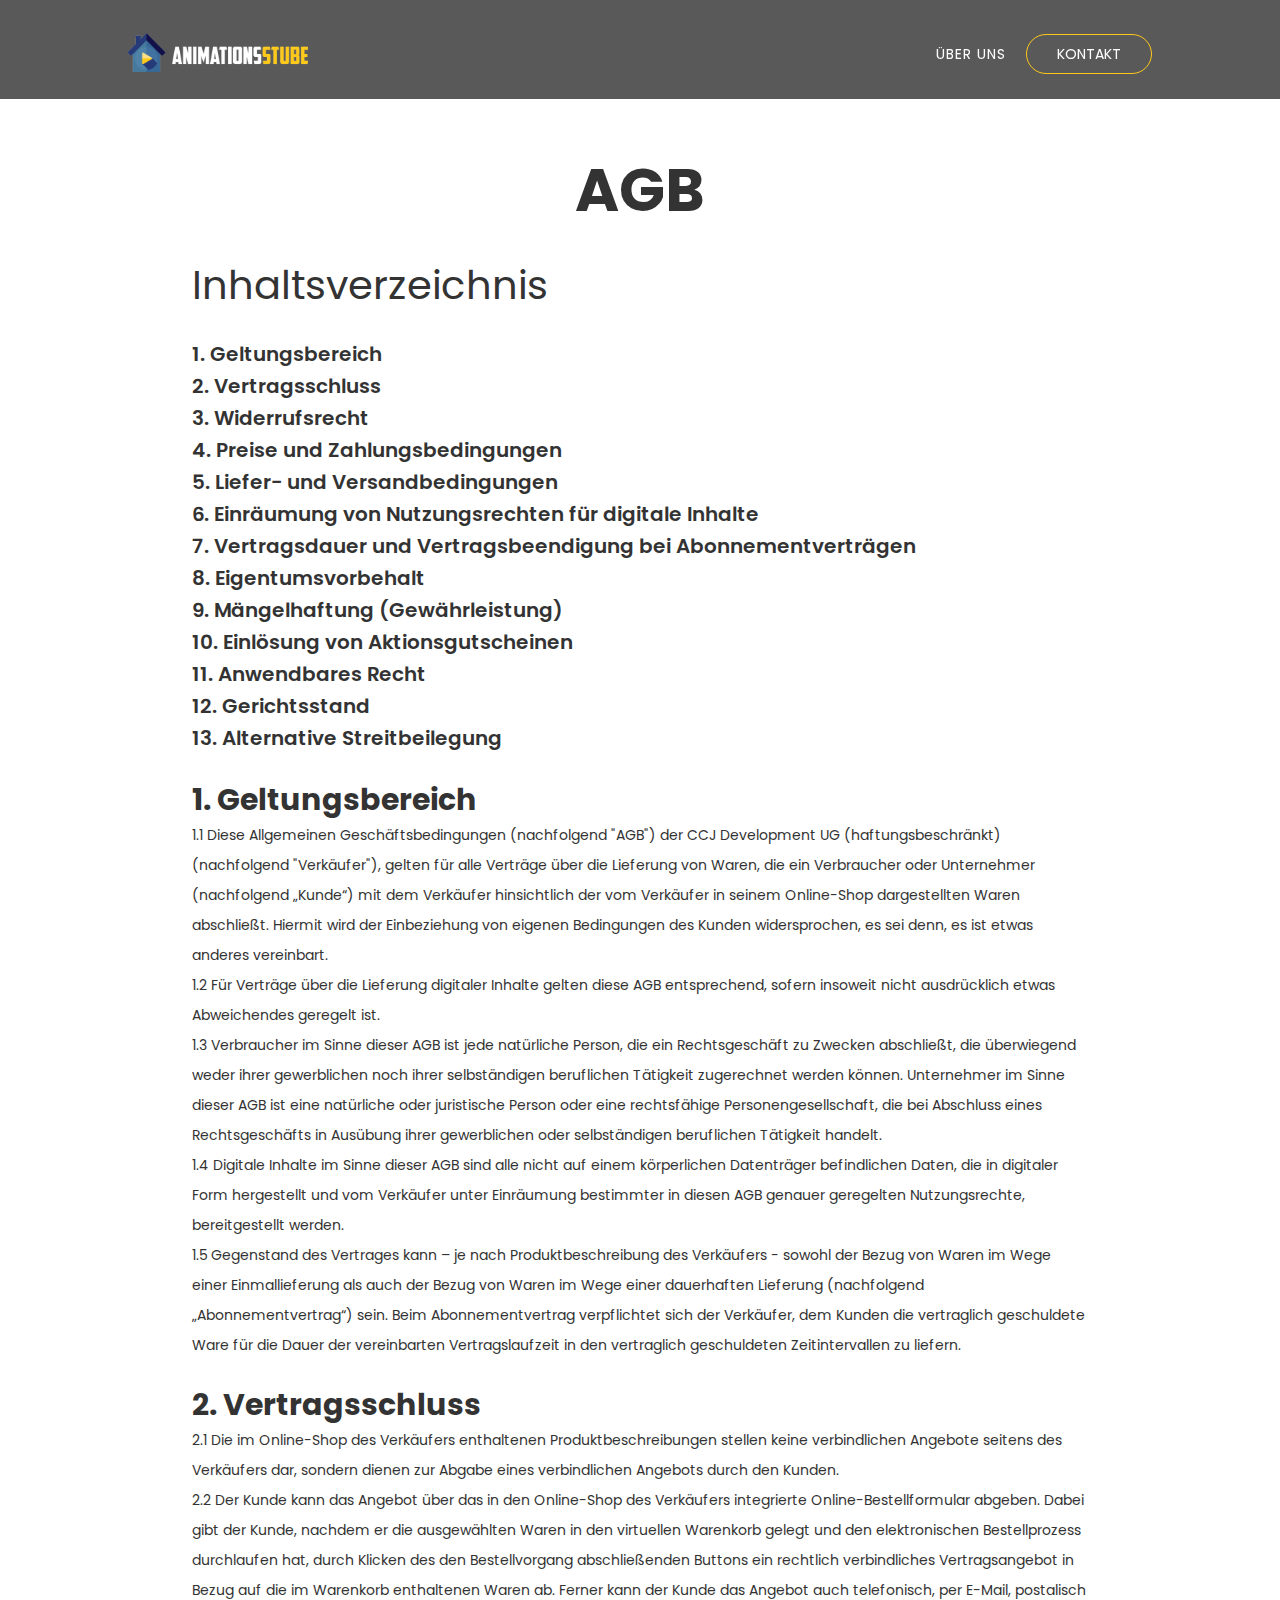
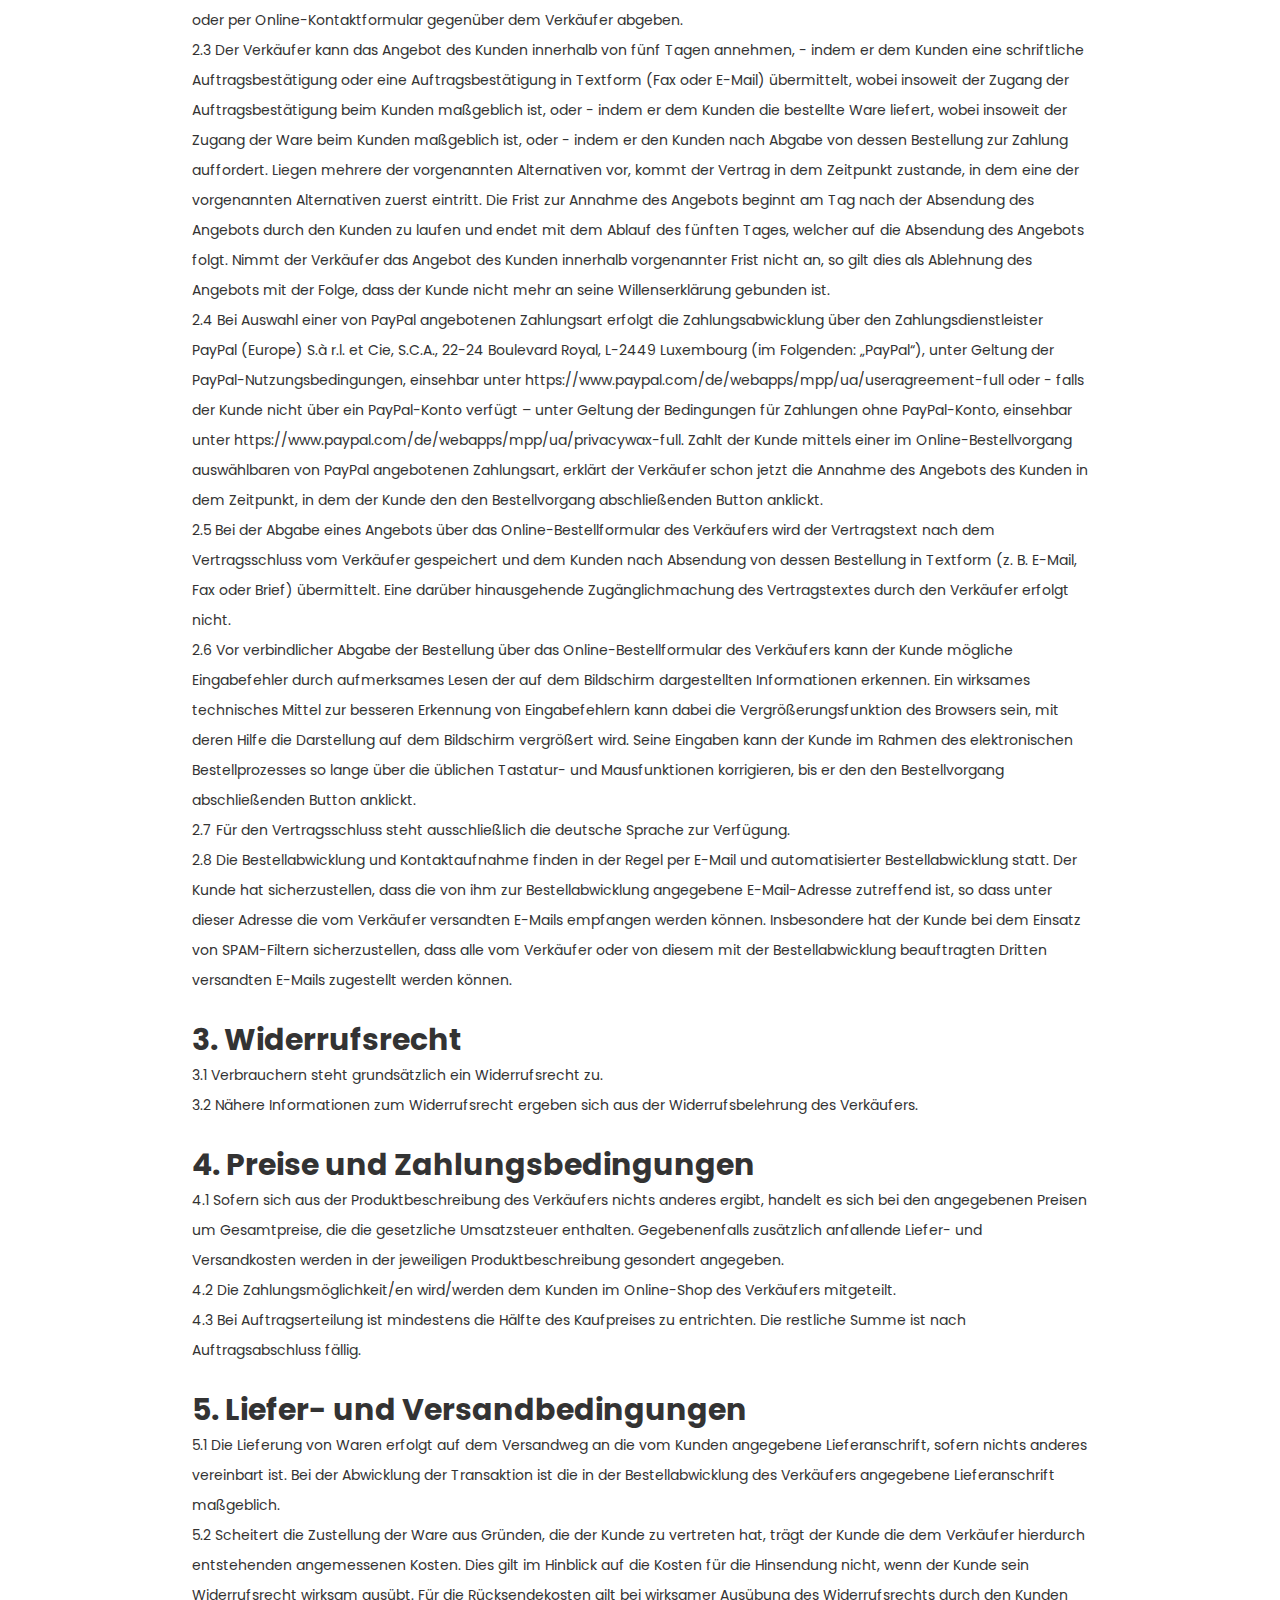
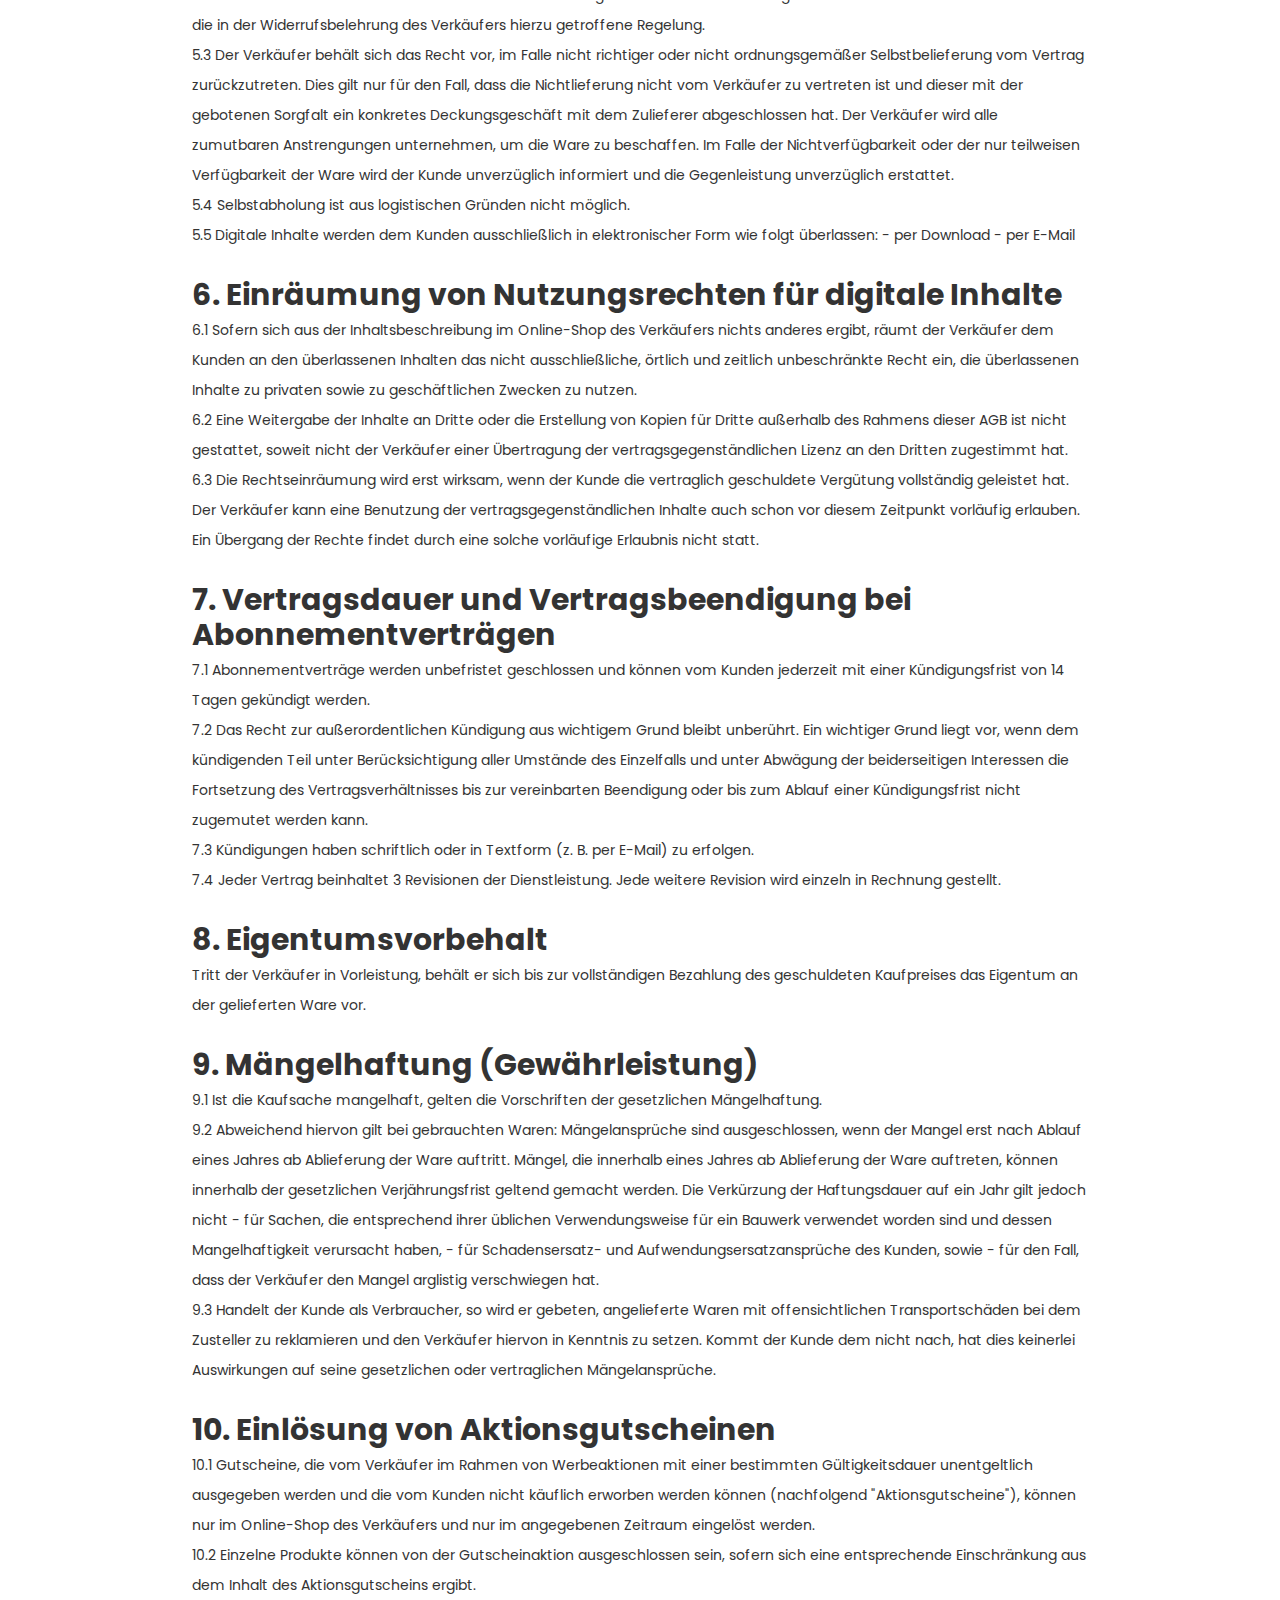
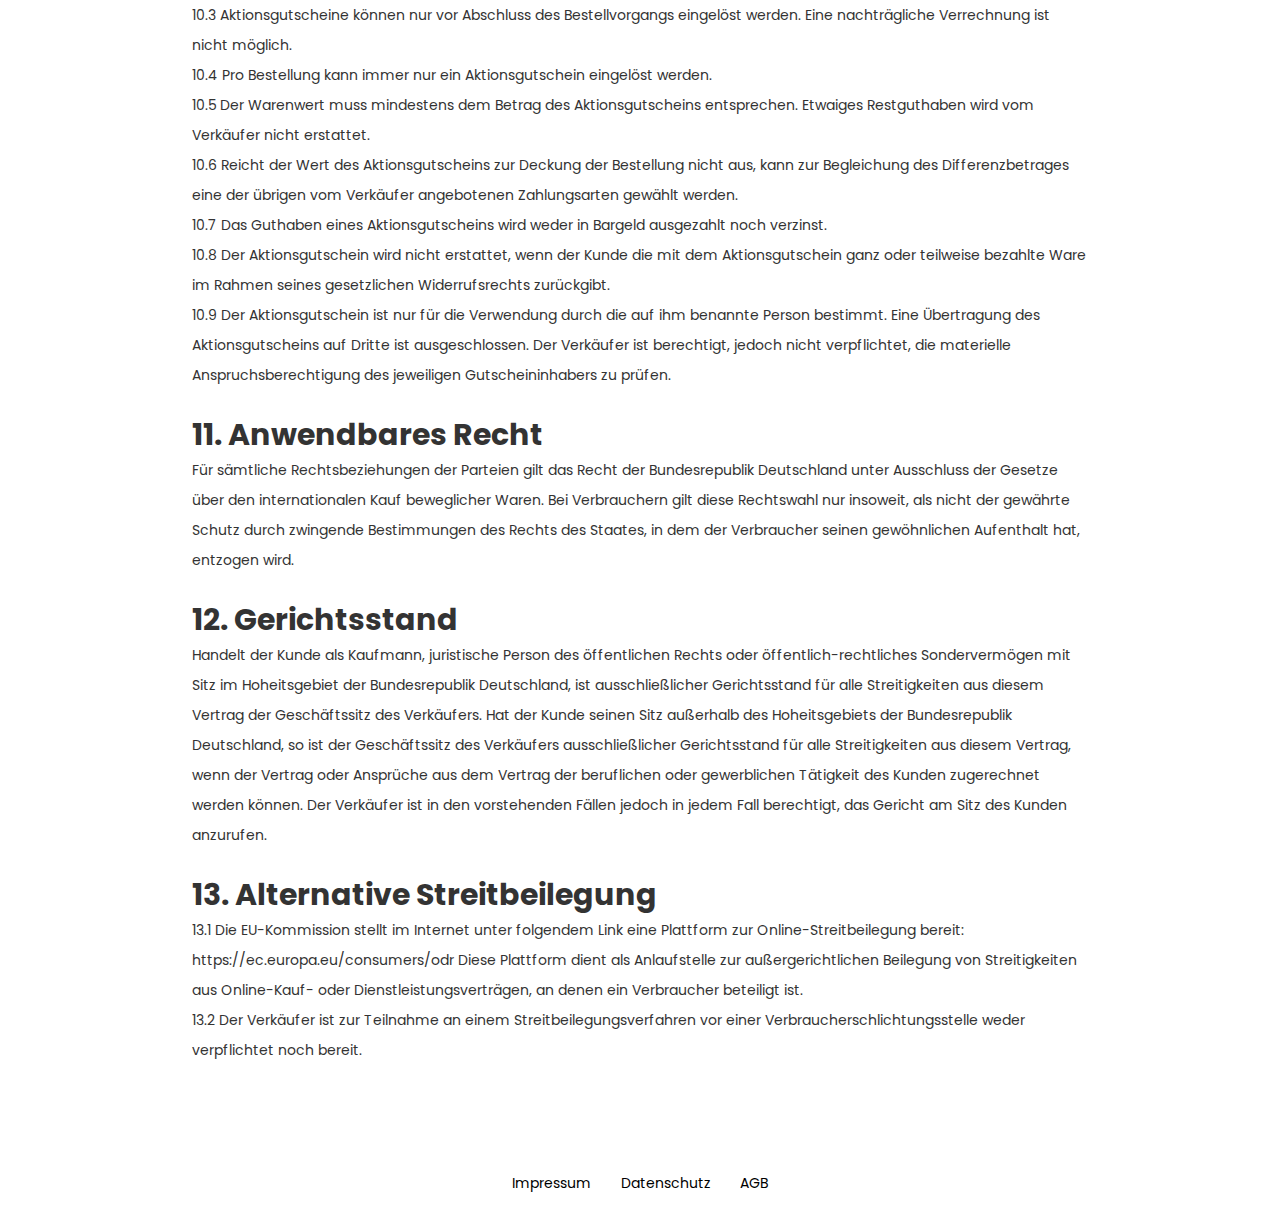
<file: agb.html>
<!DOCTYPE html><!-- Last Published: Sat Oct 19 2024 08:48:31 GMT+0000 (Coordinated Universal Time) --><html data-wf-page="63f3e0c3c741389c89287f76" data-wf-site="61b9de5a031caf57040faf23" lang="de">
    <head><meta charset="utf-8"/><title>AGB</title><meta content="AGB" property="og:title"/><meta content="AGB" property="twitter:title"/><meta content="width=device-width, initial-scale=1" name="viewport"/><link href="css/webflow-style.css" rel="stylesheet" type="text/css"/><script type="text/javascript">
            !function (o, c) {
                var n = c.documentElement,
                    t = " w-mod-";
                n.className += t + "js",
                ("ontouchstart" in o || o.DocumentTouch && c instanceof DocumentTouch) && (n.className += t + "touch")
            }(window, document);
        </script><link href="images/favicon.png" rel="shortcut icon" type="image/x-icon"/><link href="images/app-icon.png" rel="apple-touch-icon"/><script async="" src="https://www.googletagmanager.com/gtag/js?id=G-GG5GEN0HX6"></script>
        <script type="text/javascript">
            window.dataLayer = window.dataLayer || [];
            function gtag() {
                dataLayer.push(arguments);
            }
            gtag('js', new Date());
            gtag('config', 'G-GG5GEN0HX6', {'anonymize_ip': true});
        </script>
        <script src="https://www.google.com/recaptcha/api.js" type="text/javascript"></script>
        <script type="text/javascript" charset="UTF-8" src="//cdn.cookie-script.com/s/c755b3f298eec5122762030df98b727e.js"></script>

        <!-- Google Tag Manager -->
        <script type="text/plain" data-cookiescript="accepted" data-cookiecategory="targeting">(function(w,d,s,l,i){w[l]=w[l]||[];w[l].push({'gtm.start':
            new Date().getTime(),event:'gtm.js'});var f=d.getElementsByTagName(s)[0],
            j=d.createElement(s),dl=l!='dataLayer'?'&l='+l:'';j.async=true;j.src=
            'https://www.googletagmanager.com/gtm.js?id='+i+dl;f.parentNode.insertBefore(j,f);
            })(window,document,'script','dataLayer','GTM-M9HQC9SW');</script>
        <!-- End Google Tag Manager -->
    </head>
    <body>
        <div data-animation="default" data-collapse="medium" data-duration="400" data-easing="ease" data-easing2="ease" role="banner" class="navbar sub w-nav">
            <div class="section">
                <a href="/" class="brand w-nav-brand"><img src="images/logo-2bfont-wei-c3-9f--1.png" loading="lazy" width="180" sizes="(max-width: 479px) 61vw, 180px" alt="" srcset="images/logo-2bfont-wei-c3-9f-p-500-1.png 500w, images/logo-2bfont-wei-c3-9f-p-800-1.png 800w, images/logo-2bfont-wei-c3-9f-p-1080-1.png 1080w, images/logo-2bfont-wei-c3-9f-p-1600-1.png 1600w, images/logo-2bfont-wei-c3-9f-p-2000-1.png 2000w, images/logo-2bfont-wei-c3-9f-p-2600-1.png 2600w, images/logo-2bfont-wei-c3-9f-p-3200-1.png 3200w, images/logo-2bfont-wei-c3-9f--1.png 6332w" class="image-6"/></a>
                <nav role="navigation" class="nav-menu w-nav-menu">
                    <a href="/uber-uns.html" class="link w-nav-link">Über Uns</a>
                    <a href="/kontakt.html" class="button-2 w-button">Kontakt</a>
                </nav>
                <div class="menu-button w-nav-button">
                    <div class="icon w-icon-nav-menu"></div>
                </div>
            </div>
        </div>
        <div class="rechtliches">
            <h1 class="legal-heading">AGB</h1>
            <div class="legal-text">
                <span class="text-span-6">Inhaltsverzeichnis<br/></span>‍<br/><span class="text-span-7">1. Geltungsbereich<br/>2. Vertragsschluss<br/>3. Widerrufsrecht<br/>4. Preise und Zahlungsbedingungen<br/>5. Liefer- und Versandbedingungen<br/>6. Einräumung von Nutzungsrechten für digitale Inhalte<br/>7. Vertragsdauer und Vertragsbeendigung bei Abonnementverträgen<br/>8. Eigentumsvorbehalt<br/>9. Mängelhaftung (Gewährleistung)<br/>10. Einlösung von Aktionsgutscheinen<br/>11. Anwendbares Recht<br/>12. Gerichtsstand<br/>13. Alternative Streitbeilegung</span><br/><br/><span class="agb-subhead">1. Geltungsbereich</span><br/>1.1 Diese Allgemeinen Geschäftsbedingungen (nachfolgend &quot;AGB&quot;) der CCJ Development UG (haftungsbeschränkt) (nachfolgend &quot;Verkäufer&quot;), gelten für alle Verträge über die Lieferung von Waren, die ein Verbraucher oder Unternehmer (nachfolgend „Kunde“) mit dem Verkäufer hinsichtlich der vom Verkäufer in seinem Online-Shop dargestellten Waren abschließt. Hiermit wird der Einbeziehung von eigenen Bedingungen des Kunden widersprochen, es sei denn, es ist etwas anderes vereinbart.<br/>1.2 Für Verträge über die Lieferung digitaler Inhalte gelten diese AGB entsprechend, sofern insoweit nicht ausdrücklich etwas Abweichendes geregelt ist.<br/>1.3 Verbraucher im Sinne dieser AGB ist jede natürliche Person, die ein Rechtsgeschäft zu Zwecken abschließt, die überwiegend weder ihrer gewerblichen noch ihrer selbständigen beruflichen Tätigkeit zugerechnet werden können. Unternehmer im Sinne dieser AGB ist eine natürliche oder juristische Person oder eine rechtsfähige Personengesellschaft, die bei Abschluss eines Rechtsgeschäfts in Ausübung ihrer gewerblichen oder selbständigen beruflichen Tätigkeit handelt.<br/>1.4 Digitale Inhalte im Sinne dieser AGB sind alle nicht auf einem körperlichen Datenträger befindlichen Daten, die in digitaler Form hergestellt und vom Verkäufer unter Einräumung bestimmter in diesen AGB genauer geregelten Nutzungsrechte, bereitgestellt werden.<br/>1.5 Gegenstand des Vertrages kann – je nach Produktbeschreibung des Verkäufers - sowohl der Bezug von Waren im Wege einer Einmallieferung als auch der Bezug von Waren im Wege einer dauerhaften Lieferung (nachfolgend „Abonnementvertrag“) sein. Beim Abonnementvertrag verpflichtet sich der Verkäufer, dem Kunden die vertraglich geschuldete Ware für die Dauer der vereinbarten Vertragslaufzeit in den vertraglich geschuldeten Zeitintervallen zu liefern.<br/><br/><span class="agb-subhead">2. Vertragsschluss</span><br/>2.1 Die im Online-Shop des Verkäufers enthaltenen Produktbeschreibungen stellen keine verbindlichen Angebote seitens des Verkäufers dar, sondern dienen zur Abgabe eines verbindlichen Angebots durch den Kunden.<br/>2.2 Der Kunde kann das Angebot über das in den Online-Shop des Verkäufers integrierte Online-Bestellformular abgeben. Dabei gibt der Kunde, nachdem er die ausgewählten Waren in den virtuellen Warenkorb gelegt und den elektronischen Bestellprozess durchlaufen hat, durch Klicken des den Bestellvorgang abschließenden Buttons ein rechtlich verbindliches Vertragsangebot in Bezug auf die im Warenkorb enthaltenen Waren ab. Ferner kann der Kunde das Angebot auch telefonisch, per E-Mail, postalisch oder per Online-Kontaktformular gegenüber dem Verkäufer abgeben.<br/>2.3 Der Verkäufer kann das Angebot des Kunden innerhalb von fünf Tagen annehmen, - indem er dem Kunden eine schriftliche Auftragsbestätigung oder eine Auftragsbestätigung in Textform (Fax oder E-Mail) übermittelt, wobei insoweit der Zugang der Auftragsbestätigung beim Kunden maßgeblich ist, oder - indem er dem Kunden die bestellte Ware liefert, wobei insoweit der Zugang der Ware beim Kunden maßgeblich ist, oder - indem er den Kunden nach Abgabe von dessen Bestellung zur Zahlung auffordert. Liegen mehrere der vorgenannten Alternativen vor, kommt der Vertrag in dem Zeitpunkt zustande, in dem eine der vorgenannten Alternativen zuerst eintritt. Die Frist zur Annahme des Angebots beginnt am Tag nach der Absendung des Angebots durch den Kunden zu laufen und endet mit dem Ablauf des fünften Tages, welcher auf die Absendung des Angebots folgt. Nimmt der Verkäufer das Angebot des Kunden innerhalb vorgenannter Frist nicht an, so gilt dies als Ablehnung des Angebots mit der Folge, dass der Kunde nicht mehr an seine Willenserklärung gebunden ist.<br/>2.4 Bei Auswahl einer von PayPal angebotenen Zahlungsart erfolgt die Zahlungsabwicklung über den Zahlungsdienstleister PayPal (Europe) S.à r.l. et Cie, S.C.A., 22-24 Boulevard Royal, L-2449 Luxembourg (im Folgenden: „PayPal“), unter Geltung der PayPal-Nutzungsbedingungen, einsehbar unter https://www.paypal.com/de/webapps/mpp/ua/useragreement-full oder - falls der Kunde nicht über ein PayPal-Konto verfügt – unter Geltung der Bedingungen für Zahlungen ohne PayPal-Konto, einsehbar unter https://www.paypal.com/de/webapps/mpp/ua/privacywax-full. Zahlt der Kunde mittels einer im Online-Bestellvorgang auswählbaren von PayPal angebotenen Zahlungsart, erklärt der Verkäufer schon jetzt die Annahme des Angebots des Kunden in dem Zeitpunkt, in dem der Kunde den den Bestellvorgang abschließenden Button anklickt.<br/>2.5 Bei der Abgabe eines Angebots über das Online-Bestellformular des Verkäufers wird der Vertragstext nach dem Vertragsschluss vom Verkäufer gespeichert und dem Kunden nach Absendung von dessen Bestellung in Textform (z. B. E-Mail, Fax oder Brief) übermittelt. Eine darüber hinausgehende Zugänglichmachung des Vertragstextes durch den Verkäufer erfolgt nicht.<br/>2.6 Vor verbindlicher Abgabe der Bestellung über das Online-Bestellformular des Verkäufers kann der Kunde mögliche Eingabefehler durch aufmerksames Lesen der auf dem Bildschirm dargestellten Informationen erkennen. Ein wirksames technisches Mittel zur besseren Erkennung von Eingabefehlern kann dabei die Vergrößerungsfunktion des Browsers sein, mit deren Hilfe die Darstellung auf dem Bildschirm vergrößert wird. Seine Eingaben kann der Kunde im Rahmen des elektronischen Bestellprozesses so lange über die üblichen Tastatur- und Mausfunktionen korrigieren, bis er den den Bestellvorgang abschließenden Button anklickt.<br/>2.7 Für den Vertragsschluss steht ausschließlich die deutsche Sprache zur Verfügung.<br/>2.8 Die Bestellabwicklung und Kontaktaufnahme finden in der Regel per E-Mail und automatisierter Bestellabwicklung statt. Der Kunde hat sicherzustellen, dass die von ihm zur Bestellabwicklung angegebene E-Mail-Adresse zutreffend ist, so dass unter dieser Adresse die vom Verkäufer versandten E-Mails empfangen werden können. Insbesondere hat der Kunde bei dem Einsatz von SPAM-Filtern sicherzustellen, dass alle vom Verkäufer oder von diesem mit der Bestellabwicklung beauftragten Dritten versandten E-Mails zugestellt werden können.<br/><br/><span class="agb-subhead">3. Widerrufsrecht</span><br/>3.1 Verbrauchern steht grundsätzlich ein Widerrufsrecht zu.<br/>3.2 Nähere Informationen zum Widerrufsrecht ergeben sich aus der Widerrufsbelehrung des Verkäufers.<br/><br/><span class="agb-subhead">4. Preise und Zahlungsbedingungen<br/></span>4.1 Sofern sich aus der Produktbeschreibung des Verkäufers nichts anderes ergibt, handelt es sich bei den angegebenen Preisen um Gesamtpreise, die die gesetzliche Umsatzsteuer enthalten. Gegebenenfalls zusätzlich anfallende Liefer- und Versandkosten werden in der jeweiligen Produktbeschreibung gesondert angegeben.<br/>4.2 Die Zahlungsmöglichkeit/en wird/werden dem Kunden im Online-Shop des Verkäufers mitgeteilt.<br/>4.3 Bei Auftragserteilung ist mindestens die Hälfte des Kaufpreises zu entrichten. Die restliche Summe ist nach Auftragsabschluss fällig.<br/><br/><span class="agb-subhead">5. Liefer- und Versandbedingungen<br/></span>5.1 Die Lieferung von Waren erfolgt auf dem Versandweg an die vom Kunden angegebene Lieferanschrift, sofern nichts anderes vereinbart ist. Bei der Abwicklung der Transaktion ist die in der Bestellabwicklung des Verkäufers angegebene Lieferanschrift maßgeblich.<br/>5.2 Scheitert die Zustellung der Ware aus Gründen, die der Kunde zu vertreten hat, trägt der Kunde die dem Verkäufer hierdurch entstehenden angemessenen Kosten. Dies gilt im Hinblick auf die Kosten für die Hinsendung nicht, wenn der Kunde sein Widerrufsrecht wirksam ausübt. Für die Rücksendekosten gilt bei wirksamer Ausübung des Widerrufsrechts durch den Kunden die in der Widerrufsbelehrung des Verkäufers hierzu getroffene Regelung.<br/>5.3 Der Verkäufer behält sich das Recht vor, im Falle nicht richtiger oder nicht ordnungsgemäßer Selbstbelieferung vom Vertrag zurückzutreten. Dies gilt nur für den Fall, dass die Nichtlieferung nicht vom Verkäufer zu vertreten ist und dieser mit der gebotenen Sorgfalt ein konkretes Deckungsgeschäft mit dem Zulieferer abgeschlossen hat. Der Verkäufer wird alle zumutbaren Anstrengungen unternehmen, um die Ware zu beschaffen. Im Falle der Nichtverfügbarkeit oder der nur teilweisen Verfügbarkeit der Ware wird der Kunde unverzüglich informiert und die Gegenleistung unverzüglich erstattet.<br/>5.4 Selbstabholung ist aus logistischen Gründen nicht möglich.<br/>5.5 Digitale Inhalte werden dem Kunden ausschließlich in elektronischer Form wie folgt überlassen: - per Download - per E-Mail<br/><br/><span class="agb-subhead">6. Einräumung von Nutzungsrechten für digitale Inhalte<br/></span>6.1 Sofern sich aus der Inhaltsbeschreibung im Online-Shop des Verkäufers nichts anderes ergibt, räumt der Verkäufer dem Kunden an den überlassenen Inhalten das nicht ausschließliche, örtlich und zeitlich unbeschränkte Recht ein, die überlassenen Inhalte zu privaten sowie zu geschäftlichen Zwecken zu nutzen.<br/>6.2 Eine Weitergabe der Inhalte an Dritte oder die Erstellung von Kopien für Dritte außerhalb des Rahmens dieser AGB ist nicht gestattet, soweit nicht der Verkäufer einer Übertragung der vertragsgegenständlichen Lizenz an den Dritten zugestimmt hat.<br/>6.3 Die Rechtseinräumung wird erst wirksam, wenn der Kunde die vertraglich geschuldete Vergütung vollständig geleistet hat. Der Verkäufer kann eine Benutzung der vertragsgegenständlichen Inhalte auch schon vor diesem Zeitpunkt vorläufig erlauben. Ein Übergang der Rechte findet durch eine solche vorläufige Erlaubnis nicht statt.<br/><br/><span class="agb-subhead">7. Vertragsdauer und Vertragsbeendigung bei Abonnementverträgen<br/></span>7.1 Abonnementverträge werden unbefristet geschlossen und können vom Kunden jederzeit mit einer Kündigungsfrist von 14 Tagen gekündigt werden.<br/>7.2 Das Recht zur außerordentlichen Kündigung aus wichtigem Grund bleibt unberührt. Ein wichtiger Grund liegt vor, wenn dem kündigenden Teil unter Berücksichtigung aller Umstände des Einzelfalls und unter Abwägung der beiderseitigen Interessen die Fortsetzung des Vertragsverhältnisses bis zur vereinbarten Beendigung oder bis zum Ablauf einer Kündigungsfrist nicht zugemutet werden kann.<br/>7.3 Kündigungen haben schriftlich oder in Textform (z. B. per E-Mail) zu erfolgen.<br/>7.4 Jeder Vertrag beinhaltet 3 Revisionen der Dienstleistung. Jede weitere Revision wird einzeln in Rechnung gestellt.<br/><br/><span class="agb-subhead">8. Eigentumsvorbehalt<br/></span>Tritt der Verkäufer in Vorleistung, behält er sich bis zur vollständigen Bezahlung des geschuldeten Kaufpreises das Eigentum an der gelieferten Ware vor.<br/><br/><span class="agb-subhead">9. Mängelhaftung (Gewährleistung)<br/></span>9.1 Ist die Kaufsache mangelhaft, gelten die Vorschriften der gesetzlichen Mängelhaftung.<br/>9.2 Abweichend hiervon gilt bei gebrauchten Waren: Mängelansprüche sind ausgeschlossen, wenn der Mangel erst nach Ablauf eines Jahres ab Ablieferung der Ware auftritt. Mängel, die innerhalb eines Jahres ab Ablieferung der Ware auftreten, können innerhalb der gesetzlichen Verjährungsfrist geltend gemacht werden. Die Verkürzung der Haftungsdauer auf ein Jahr gilt jedoch nicht - für Sachen, die entsprechend ihrer üblichen Verwendungsweise für ein Bauwerk verwendet worden sind und dessen Mangelhaftigkeit verursacht haben, - für Schadensersatz- und Aufwendungsersatzansprüche des Kunden, sowie - für den Fall, dass der Verkäufer den Mangel arglistig verschwiegen hat.<br/>9.3 Handelt der Kunde als Verbraucher, so wird er gebeten, angelieferte Waren mit offensichtlichen Transportschäden bei dem Zusteller zu reklamieren und den Verkäufer hiervon in Kenntnis zu setzen. Kommt der Kunde dem nicht nach, hat dies keinerlei Auswirkungen auf seine gesetzlichen oder vertraglichen Mängelansprüche.<br/><br/><span class="agb-subhead">10. Einlösung von Aktionsgutscheinen<br/></span>10.1 Gutscheine, die vom Verkäufer im Rahmen von Werbeaktionen mit einer bestimmten Gültigkeitsdauer unentgeltlich ausgegeben werden und die vom Kunden nicht käuflich erworben werden können (nachfolgend &quot;Aktionsgutscheine&quot;), können nur im Online-Shop des Verkäufers und nur im angegebenen Zeitraum eingelöst werden.<br/>10.2 Einzelne Produkte können von der Gutscheinaktion ausgeschlossen sein, sofern sich eine entsprechende Einschränkung aus dem Inhalt des Aktionsgutscheins ergibt.<br/>10.3 Aktionsgutscheine können nur vor Abschluss des Bestellvorgangs eingelöst werden. Eine nachträgliche Verrechnung ist nicht möglich.<br/>10.4 Pro Bestellung kann immer nur ein Aktionsgutschein eingelöst werden.<br/>10.5 Der Warenwert muss mindestens dem Betrag des Aktionsgutscheins entsprechen. Etwaiges Restguthaben wird vom Verkäufer nicht erstattet.<br/>10.6 Reicht der Wert des Aktionsgutscheins zur Deckung der Bestellung nicht aus, kann zur Begleichung des Differenzbetrages eine der übrigen vom Verkäufer angebotenen Zahlungsarten gewählt werden.<br/>10.7 Das Guthaben eines Aktionsgutscheins wird weder in Bargeld ausgezahlt noch verzinst.<br/>10.8 Der Aktionsgutschein wird nicht erstattet, wenn der Kunde die mit dem Aktionsgutschein ganz oder teilweise bezahlte Ware im Rahmen seines gesetzlichen Widerrufsrechts zurückgibt.<br/>10.9 Der Aktionsgutschein ist nur für die Verwendung durch die auf ihm benannte Person bestimmt. Eine Übertragung des Aktionsgutscheins auf Dritte ist ausgeschlossen. Der Verkäufer ist berechtigt, jedoch nicht verpflichtet, die materielle Anspruchsberechtigung des jeweiligen Gutscheininhabers zu prüfen.<br/><br/><span class="agb-subhead">11. Anwendbares Recht<br/></span>Für sämtliche Rechtsbeziehungen der Parteien gilt das Recht der Bundesrepublik Deutschland unter Ausschluss der Gesetze über den internationalen Kauf beweglicher Waren. Bei Verbrauchern gilt diese Rechtswahl nur insoweit, als nicht der gewährte Schutz durch zwingende Bestimmungen des Rechts des Staates, in dem der Verbraucher seinen gewöhnlichen Aufenthalt hat, entzogen wird.<br/><br/><span class="agb-subhead">12. Gerichtsstand<br/></span>Handelt der Kunde als Kaufmann, juristische Person des öffentlichen Rechts oder öffentlich-rechtliches Sondervermögen mit Sitz im Hoheitsgebiet der Bundesrepublik Deutschland, ist ausschließlicher Gerichtsstand für alle Streitigkeiten aus diesem Vertrag der Geschäftssitz des Verkäufers. Hat der Kunde seinen Sitz außerhalb des Hoheitsgebiets der Bundesrepublik Deutschland, so ist der Geschäftssitz des Verkäufers ausschließlicher Gerichtsstand für alle Streitigkeiten aus diesem Vertrag, wenn der Vertrag oder Ansprüche aus dem Vertrag der beruflichen oder gewerblichen Tätigkeit des Kunden zugerechnet werden können. Der Verkäufer ist in den vorstehenden Fällen jedoch in jedem Fall berechtigt, das Gericht am Sitz des Kunden anzurufen.<br/><br/><span class="agb-subhead">13. Alternative Streitbeilegung<br/></span>13.1 Die EU-Kommission stellt im Internet unter folgendem Link eine Plattform zur Online-Streitbeilegung bereit: https://ec.europa.eu/consumers/odr Diese Plattform dient als Anlaufstelle zur außergerichtlichen Beilegung von Streitigkeiten aus Online-Kauf- oder Dienstleistungsverträgen, an denen ein Verbraucher beteiligt ist.<br/>13.2 Der Verkäufer ist zur Teilnahme an einem Streitbeilegungsverfahren vor einer Verbraucherschlichtungsstelle weder verpflichtet noch bereit.</div>
        </div>
        <div class="footer">
            <a href="/impressum.html" class="footer-link anfang">Impressum</a>
            <a href="/datenschutz.html" class="footer-link">Datenschutz</a>
            <a href="/agb.html" aria-current="page" class="footer-link ende w--current">AGB</a>
        </div>
        <div
            class="w-embed w-iframe">
            <!-- Google Tag Manager (noscript) -->
            <noscript type="text/plain" data-cookiescript="accepted" data-cookiecategory="targeting">
                <iframe src="https://www.googletagmanager.com/ns.html?id=GTM-M9HQC9SW" height="0" width="0" style="display:none;visibility:hidden"></iframe>
            </noscript>
            <!-- End Google Tag Manager (noscript) -->
        </div>
        <script src="js/jquery.js" type="text/javascript"></script>
        <script src="js/webflow-script.js" type="text/javascript"></script>
    </body>
</html>
</file>
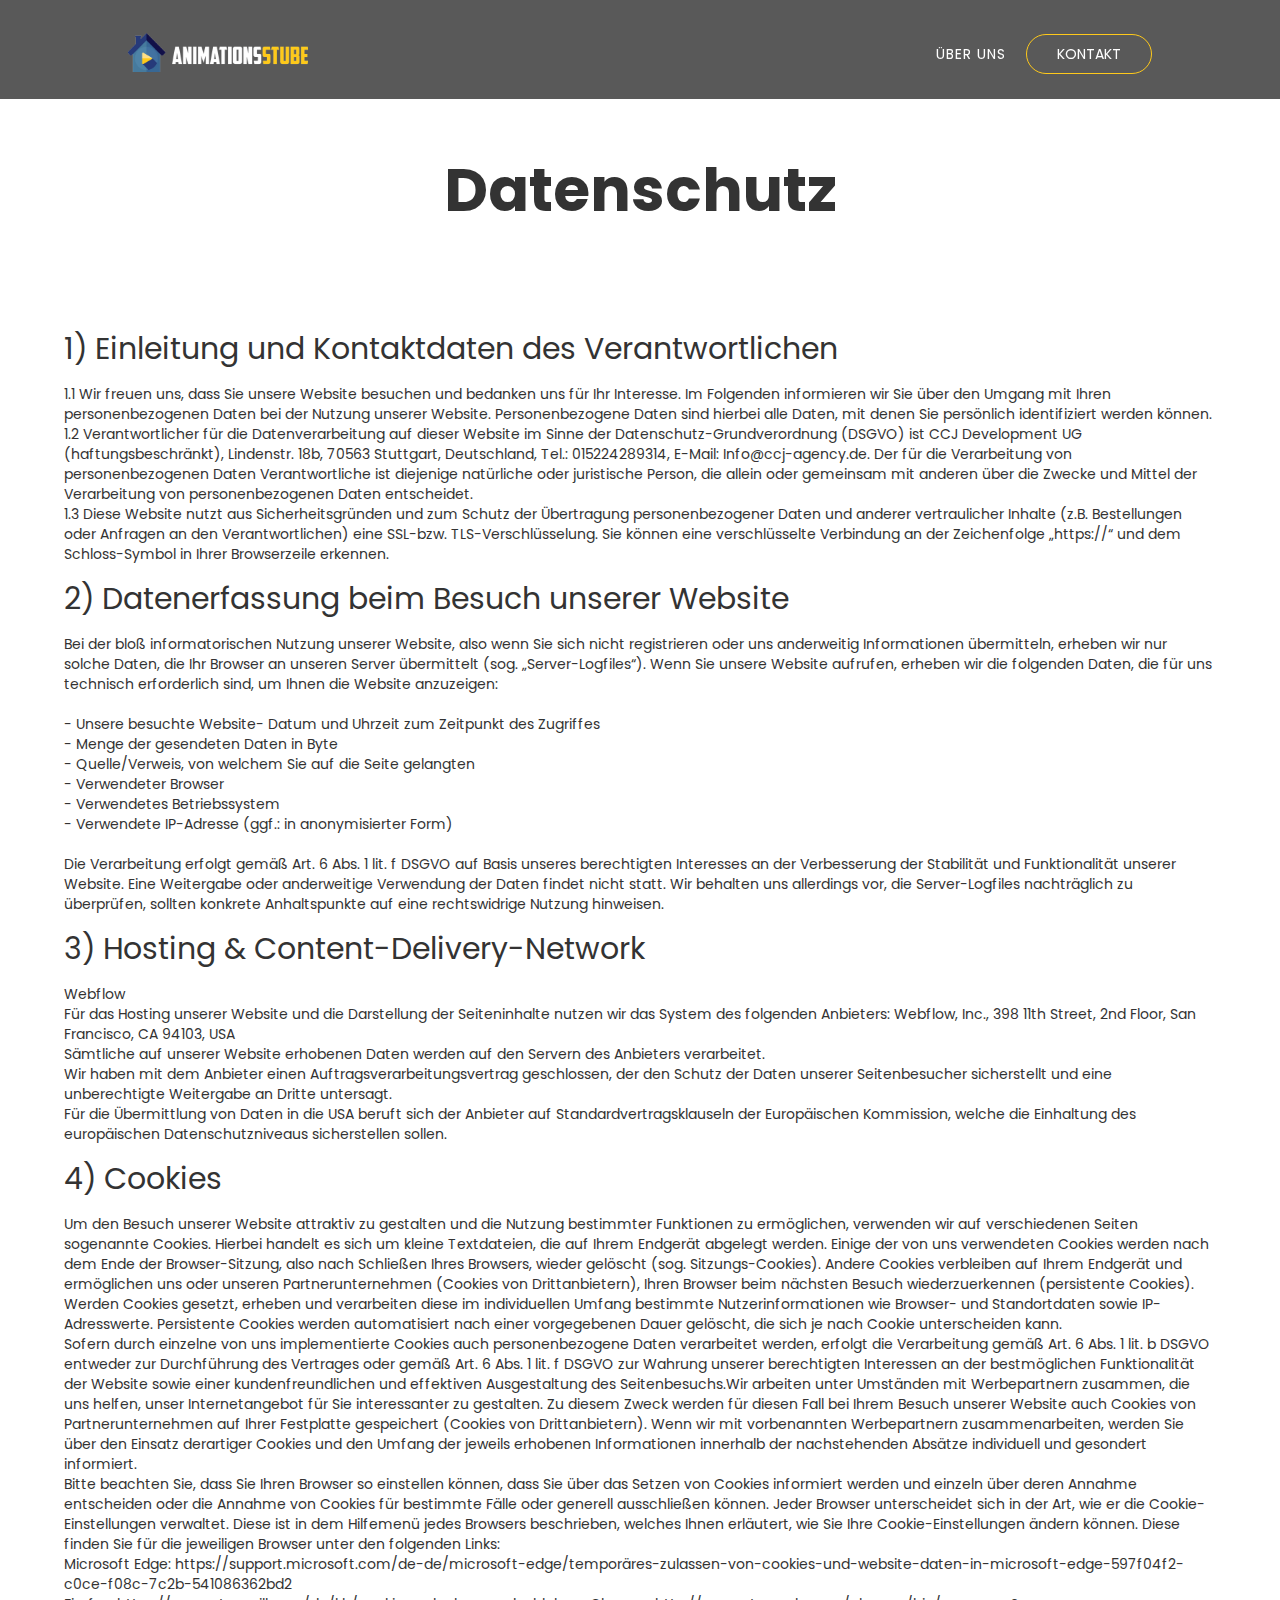
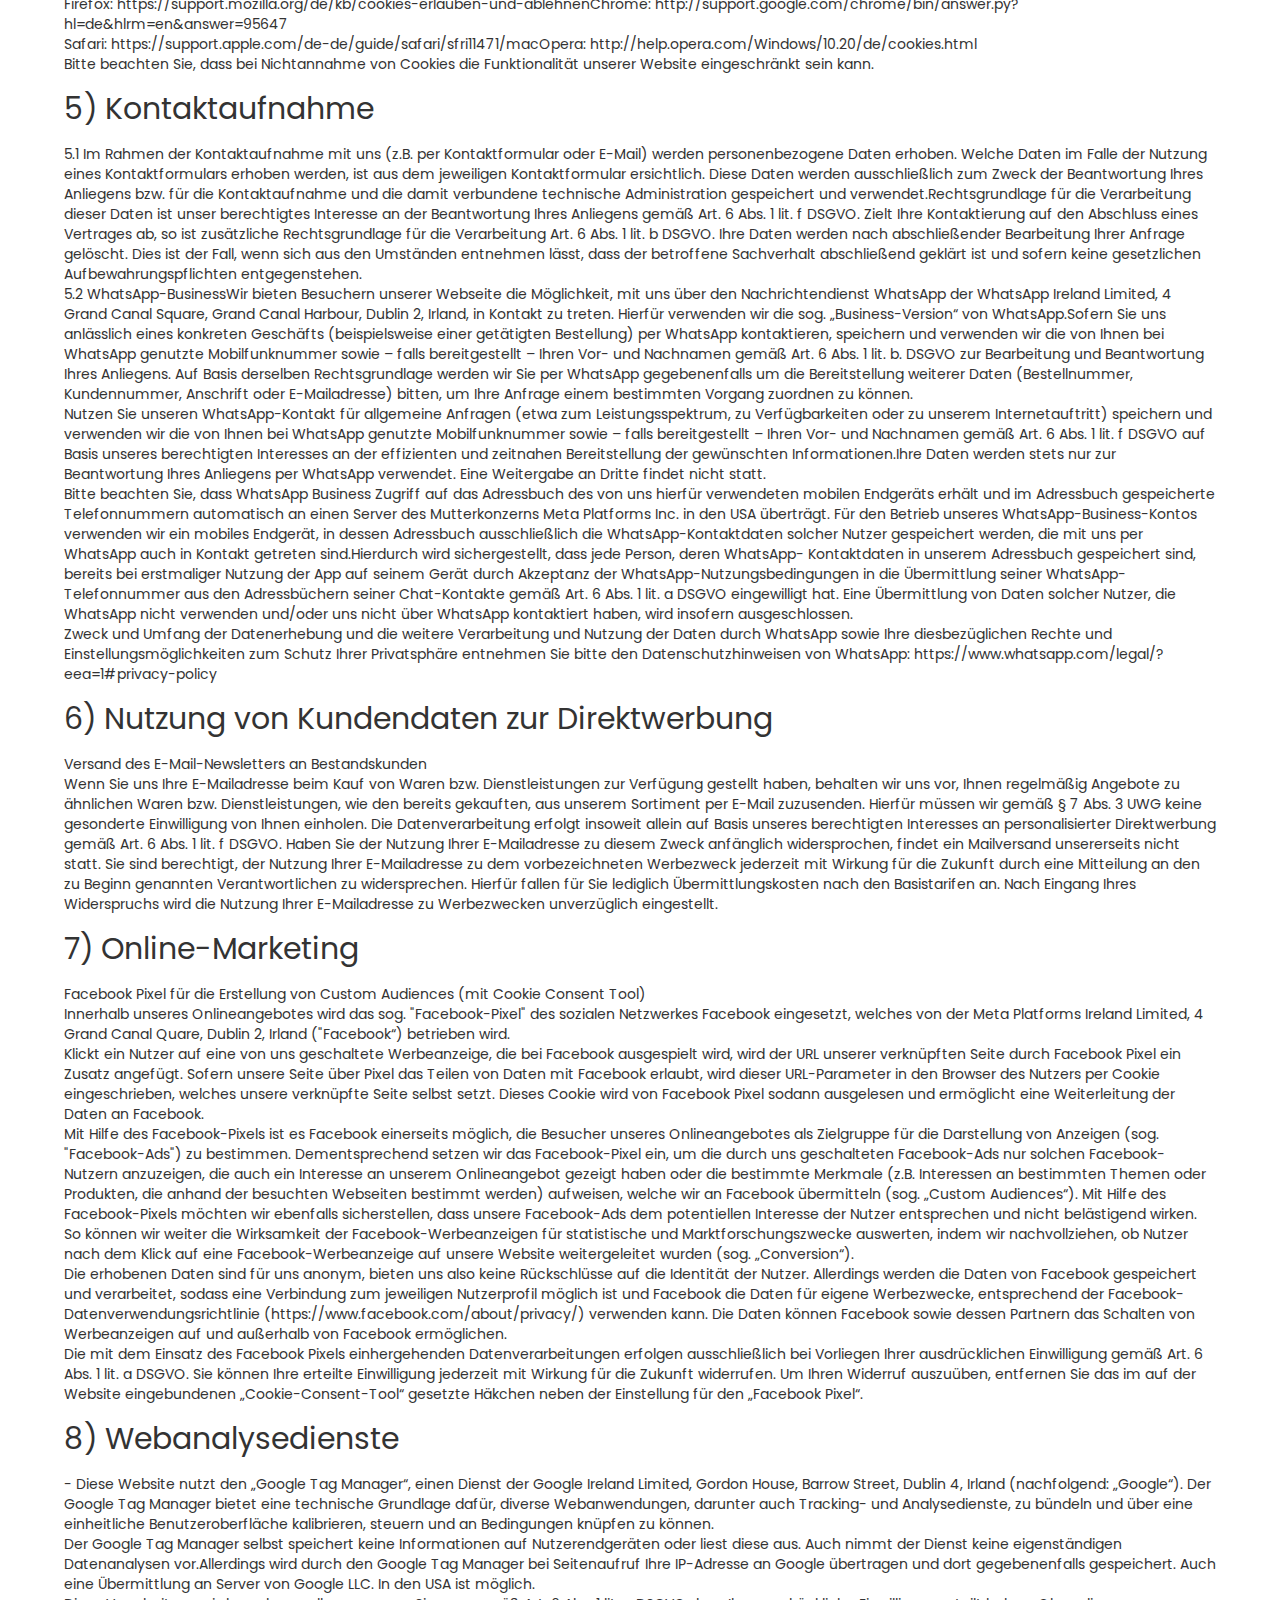
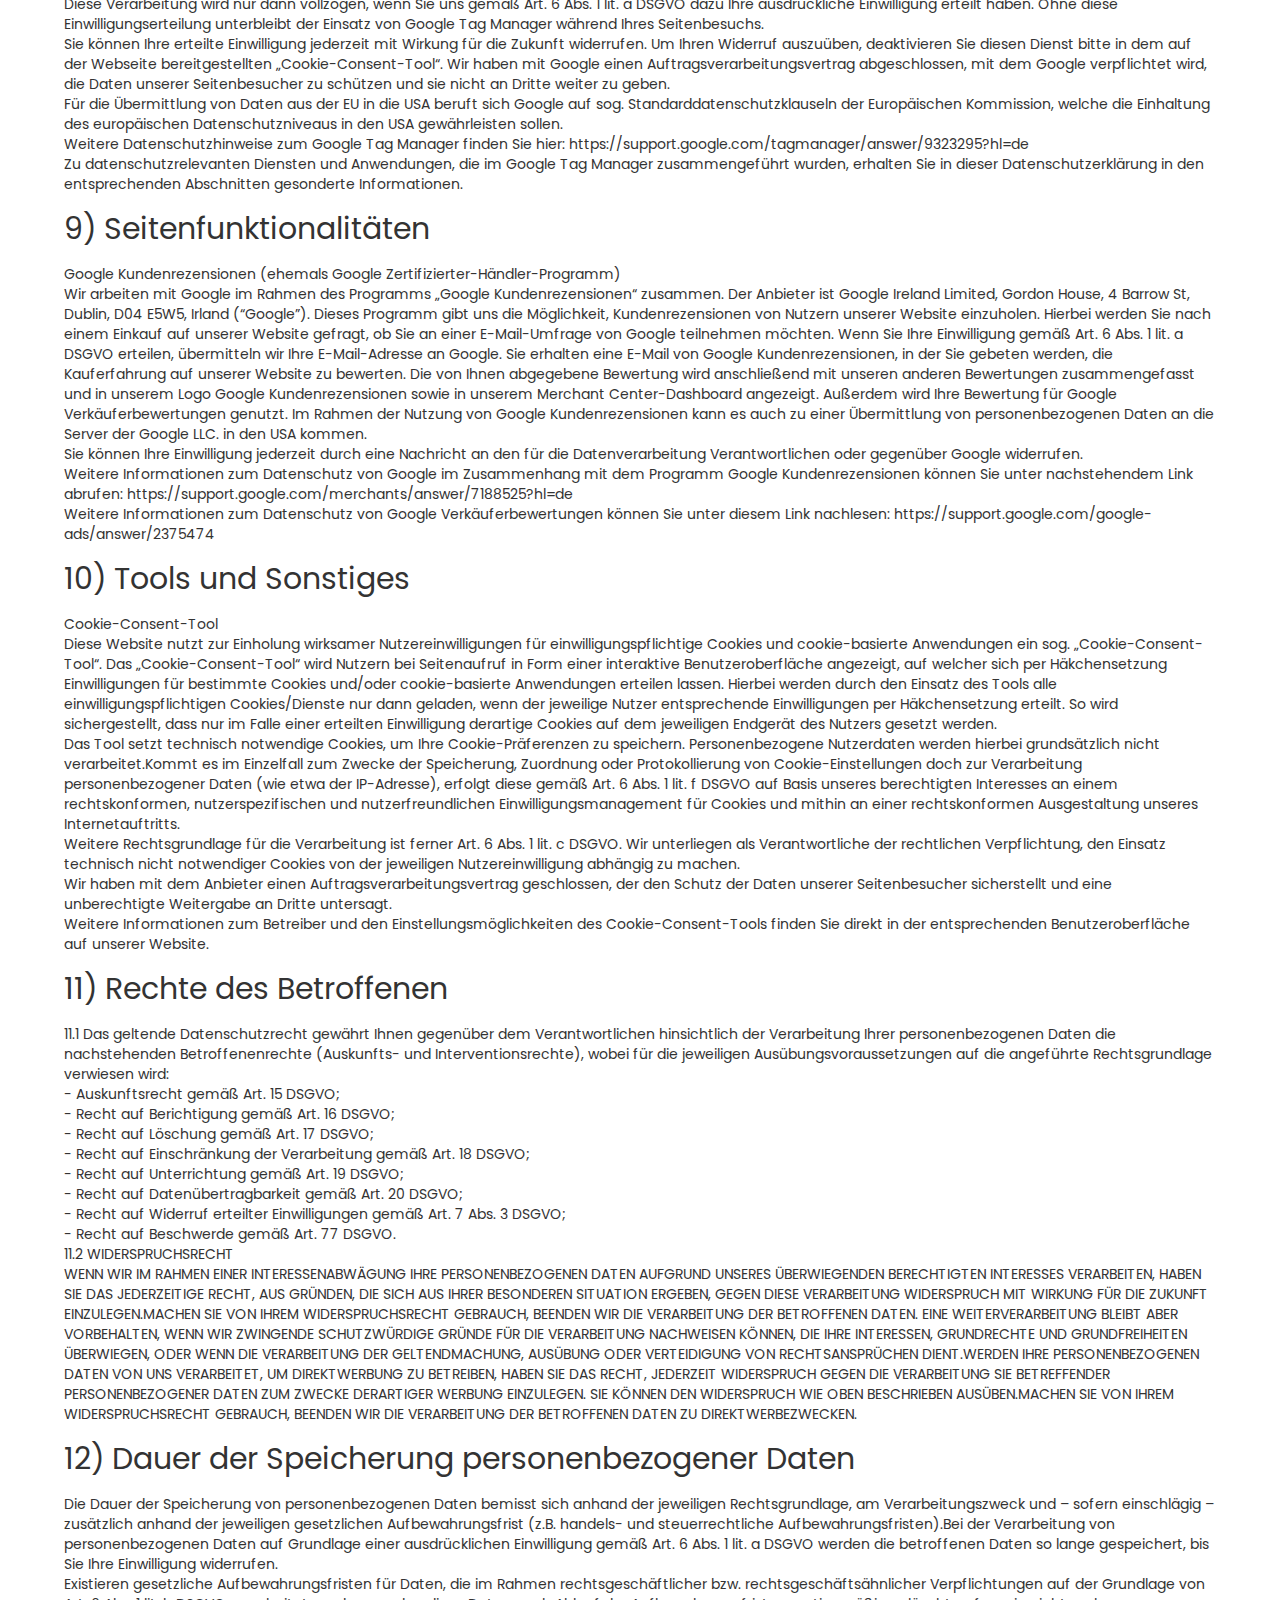
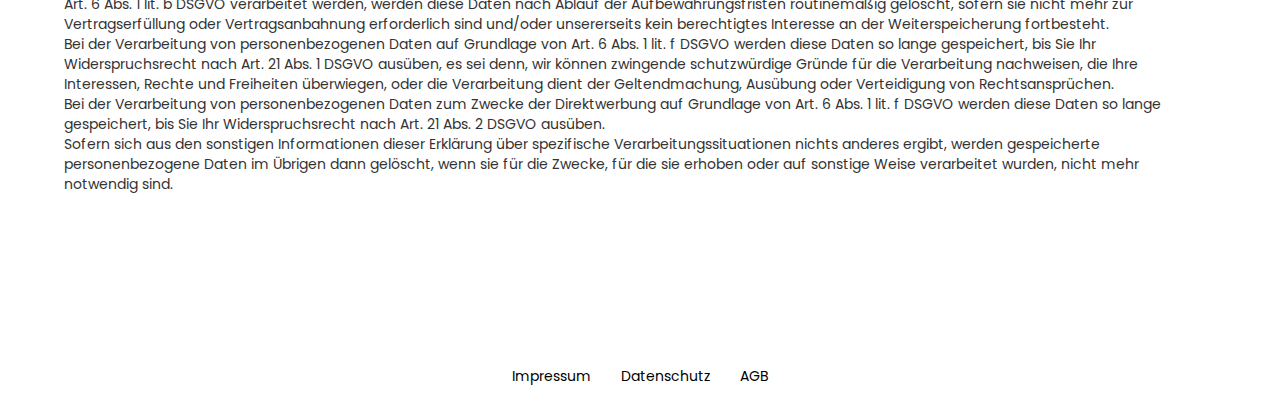
<file: datenschutz.html>
<!DOCTYPE html><!-- Last Published: Sat Oct 19 2024 08:48:31 GMT+0000 (Coordinated Universal Time) --><html data-wf-page="63f3e0c3c74138edee287f77" data-wf-site="61b9de5a031caf57040faf23" lang="de">
    <head><meta charset="utf-8"/><title>Datenschutz</title><meta content="Datenschutz" property="og:title"/><meta content="Datenschutz" property="twitter:title"/><meta content="width=device-width, initial-scale=1" name="viewport"/><link href="css/webflow-style.css" rel="stylesheet" type="text/css"/><script type="text/javascript">
            !function (o, c) {
                var n = c.documentElement,
                    t = " w-mod-";
                n.className += t + "js",
                ("ontouchstart" in o || o.DocumentTouch && c instanceof DocumentTouch) && (n.className += t + "touch")
            }(window, document);
        </script><link href="images/favicon.png" rel="shortcut icon" type="image/x-icon"/><link href="images/app-icon.png" rel="apple-touch-icon"/><script async="" src="https://www.googletagmanager.com/gtag/js?id=G-GG5GEN0HX6"></script>
        <script type="text/javascript">
            window.dataLayer = window.dataLayer || [];
            function gtag() {
                dataLayer.push(arguments);
            }
            gtag('js', new Date());
            gtag('config', 'G-GG5GEN0HX6', {'anonymize_ip': true});
        </script>
        <script src="https://www.google.com/recaptcha/api.js" type="text/javascript"></script>
        <script type="text/javascript" charset="UTF-8" src="//cdn.cookie-script.com/s/c755b3f298eec5122762030df98b727e.js"></script>

        <!-- Google Tag Manager -->
        <script type="text/plain" data-cookiescript="accepted" data-cookiecategory="targeting">(function(w,d,s,l,i){w[l]=w[l]||[];w[l].push({'gtm.start':
            new Date().getTime(),event:'gtm.js'});var f=d.getElementsByTagName(s)[0],
            j=d.createElement(s),dl=l!='dataLayer'?'&l='+l:'';j.async=true;j.src=
            'https://www.googletagmanager.com/gtm.js?id='+i+dl;f.parentNode.insertBefore(j,f);
            })(window,document,'script','dataLayer','GTM-M9HQC9SW');</script>
        <!-- End Google Tag Manager -->
    </head>
    <body>
        <div data-animation="default" data-collapse="medium" data-duration="400" data-easing="ease" data-easing2="ease" role="banner" class="navbar sub w-nav">
            <div class="section">
                <a href="/" class="brand w-nav-brand"><img src="images/logo-2bfont-wei-c3-9f--1.png" loading="lazy" width="180" sizes="(max-width: 479px) 61vw, 180px" alt="" srcset="images/logo-2bfont-wei-c3-9f-p-500-1.png 500w, images/logo-2bfont-wei-c3-9f-p-800-1.png 800w, images/logo-2bfont-wei-c3-9f-p-1080-1.png 1080w, images/logo-2bfont-wei-c3-9f-p-1600-1.png 1600w, images/logo-2bfont-wei-c3-9f-p-2000-1.png 2000w, images/logo-2bfont-wei-c3-9f-p-2600-1.png 2600w, images/logo-2bfont-wei-c3-9f-p-3200-1.png 3200w, images/logo-2bfont-wei-c3-9f--1.png 6332w" class="image-6"/></a>
                <nav role="navigation" class="nav-menu w-nav-menu">
                    <a href="/uber-uns.html" class="link w-nav-link">Über Uns</a>
                    <a href="/kontakt.html" class="button-2 w-button">Kontakt</a>
                </nav>
                <div class="menu-button w-nav-button">
                    <div class="icon w-icon-nav-menu"></div>
                </div>
            </div>
        </div>
        <div class="rechtliches">
            <h1 class="legal-heading">Datenschutz</h1>
            <p class="paragraph-5">
                <span class="berpunkt">1) Einleitung und Kontaktdaten des Verantwortlichen</span><br/><br/>1.1 Wir freuen uns, dass Sie unsere Website besuchen und bedanken uns für Ihr Interesse. Im Folgenden informieren wir Sie über den Umgang mit Ihren personenbezogenen Daten bei der Nutzung unserer Website. Personenbezogene Daten sind hierbei alle Daten, mit denen Sie persönlich identifiziert werden können.<br/>1.2 Verantwortlicher für die Datenverarbeitung auf dieser Website im Sinne der Datenschutz-Grundverordnung (DSGVO) ist CCJ Development UG (haftungsbeschränkt), Lindenstr. 18b, 70563 Stuttgart, Deutschland, Tel.: 015224289314, E-Mail: Info@ccj-agency.de. Der für die Verarbeitung von personenbezogenen Daten Verantwortliche ist diejenige natürliche oder juristische Person, die allein oder gemeinsam mit anderen über die Zwecke und Mittel der Verarbeitung von personenbezogenen Daten entscheidet.<br/>1.3 Diese Website nutzt aus Sicherheitsgründen und zum Schutz der Übertragung personenbezogener Daten und anderer vertraulicher Inhalte (z.B. Bestellungen oder Anfragen an den Verantwortlichen) eine SSL-bzw. TLS-Verschlüsselung. Sie können eine verschlüsselte Verbindung an der Zeichenfolge „https://“ und dem Schloss-Symbol in Ihrer Browserzeile erkennen.<br/><br/><span class="berpunkt">2) Datenerfassung beim Besuch unserer Website<br/></span><br/>Bei der bloß informatorischen Nutzung unserer Website, also wenn Sie sich nicht registrieren oder uns anderweitig Informationen übermitteln, erheben wir nur solche Daten, die Ihr Browser an unseren Server übermittelt (sog. „Server-Logfiles“). Wenn Sie unsere Website aufrufen, erheben wir die folgenden Daten, die für uns technisch erforderlich sind, um Ihnen die Website anzuzeigen:<br/>‍<br/>- Unsere besuchte Website- Datum und Uhrzeit zum Zeitpunkt des Zugriffes<br/>- Menge der gesendeten Daten in Byte<br/>- Quelle/Verweis, von welchem Sie auf die Seite gelangten<br/>- Verwendeter Browser<br/>- Verwendetes Betriebssystem<br/>- Verwendete IP-Adresse (ggf.: in anonymisierter Form)<br/><br/>Die Verarbeitung erfolgt gemäß Art. 6 Abs. 1 lit. f DSGVO auf Basis unseres berechtigten Interesses an der Verbesserung der Stabilität und Funktionalität unserer Website. Eine Weitergabe oder anderweitige Verwendung der Daten findet nicht statt. Wir behalten uns allerdings vor, die Server-Logfiles nachträglich zu überprüfen, sollten konkrete Anhaltspunkte auf eine rechtswidrige Nutzung hinweisen.<br/><br/><span class="berpunkt">3) Hosting &amp; Content-Delivery-Network</span><br/>‍<br/>Webflow<br/>Für das Hosting unserer Website und die Darstellung der Seiteninhalte nutzen wir das System des folgenden Anbieters: Webflow, Inc., 398 11th Street, 2nd Floor, San Francisco, CA 94103, USA<br/>Sämtliche auf unserer Website erhobenen Daten werden auf den Servern des Anbieters verarbeitet.<br/>Wir haben mit dem Anbieter einen Auftragsverarbeitungsvertrag geschlossen, der den Schutz der Daten unserer Seitenbesucher sicherstellt und eine unberechtigte Weitergabe an Dritte untersagt.
                <br/>Für die Übermittlung von Daten in die USA beruft sich der Anbieter auf Standardvertragsklauseln der Europäischen Kommission, welche die Einhaltung des europäischen Datenschutzniveaus sicherstellen sollen.<br/><br/><span class="berpunkt">4) Cookies</span><br/>‍<br/>Um den Besuch unserer Website attraktiv zu gestalten und die Nutzung bestimmter Funktionen zu ermöglichen, verwenden wir auf verschiedenen Seiten sogenannte Cookies. Hierbei handelt es sich um kleine Textdateien, die auf Ihrem Endgerät abgelegt werden. Einige der von uns verwendeten Cookies werden nach dem Ende der Browser-Sitzung, also nach Schließen Ihres Browsers, wieder gelöscht (sog. Sitzungs-Cookies). Andere Cookies verbleiben auf Ihrem Endgerät und ermöglichen uns oder unseren Partnerunternehmen (Cookies von Drittanbietern), Ihren Browser beim nächsten Besuch wiederzuerkennen (persistente Cookies). Werden Cookies gesetzt, erheben und verarbeiten diese im individuellen Umfang bestimmte Nutzerinformationen wie Browser- und Standortdaten sowie IP-Adresswerte. Persistente Cookies werden automatisiert nach einer vorgegebenen Dauer gelöscht, die sich je nach Cookie unterscheiden kann.<br/>Sofern durch einzelne von uns implementierte Cookies auch personenbezogene Daten verarbeitet werden, erfolgt die Verarbeitung gemäß Art. 6 Abs. 1 lit. b DSGVO entweder zur Durchführung des Vertrages oder gemäß Art. 6 Abs. 1 lit. f DSGVO zur Wahrung unserer berechtigten Interessen an der bestmöglichen Funktionalität der Website sowie einer kundenfreundlichen und effektiven Ausgestaltung des Seitenbesuchs.Wir arbeiten unter Umständen mit Werbepartnern zusammen, die uns helfen, unser Internetangebot für Sie interessanter zu gestalten. Zu diesem Zweck werden für diesen Fall bei Ihrem Besuch unserer Website auch Cookies von Partnerunternehmen auf Ihrer Festplatte gespeichert (Cookies von Drittanbietern). Wenn wir mit vorbenannten Werbepartnern zusammenarbeiten, werden Sie über den Einsatz derartiger Cookies und den Umfang der jeweils erhobenen Informationen innerhalb der nachstehenden Absätze individuell und gesondert informiert.<br/>Bitte beachten Sie, dass Sie Ihren Browser so einstellen können, dass Sie über das Setzen von Cookies informiert werden und einzeln über deren Annahme entscheiden oder die Annahme von Cookies für bestimmte Fälle oder generell ausschließen können. Jeder Browser unterscheidet sich in der Art, wie er die Cookie-Einstellungen verwaltet. Diese ist in dem Hilfemenü jedes Browsers beschrieben, welches Ihnen erläutert, wie Sie Ihre Cookie-Einstellungen ändern können. Diese finden Sie für die jeweiligen Browser unter den folgenden Links:<br/>Microsoft Edge: https://support.microsoft.com/de-de/microsoft-edge/temporäres-zulassen-von-cookies-und-website-daten-in-microsoft-edge-597f04f2-c0ce-f08c-7c2b-541086362bd2<br/>Firefox: https://support.mozilla.org/de/kb/cookies-erlauben-und-ablehnenChrome: http://support.google.com/chrome/bin/answer.py?hl=de&amp;hlrm=en&amp;answer=95647<br/>Safari: https://support.apple.com/de-de/guide/safari/sfri11471/macOpera: http://help.opera.com/Windows/10.20/de/cookies.html<br/>Bitte beachten Sie, dass bei Nichtannahme von Cookies die Funktionalität unserer Website eingeschränkt sein kann.<br/><br/><span class="berpunkt">5) Kontaktaufnahme</span><br/><br/>5.1 Im Rahmen der Kontaktaufnahme mit uns (z.B. per Kontaktformular oder E-Mail) werden personenbezogene Daten erhoben. Welche Daten im Falle der Nutzung eines Kontaktformulars erhoben werden, ist aus dem jeweiligen Kontaktformular ersichtlich. Diese Daten werden ausschließlich zum Zweck der Beantwortung Ihres Anliegens bzw. für die Kontaktaufnahme und die damit verbundene technische Administration gespeichert und verwendet.Rechtsgrundlage für die Verarbeitung dieser Daten ist unser berechtigtes Interesse an der Beantwortung Ihres Anliegens gemäß Art. 6 Abs. 1 lit. f DSGVO. Zielt Ihre Kontaktierung auf den Abschluss eines Vertrages ab, so ist zusätzliche Rechtsgrundlage für die Verarbeitung Art. 6 Abs. 1 lit. b DSGVO. Ihre Daten werden nach abschließender Bearbeitung Ihrer Anfrage gelöscht. Dies ist der Fall, wenn sich aus den Umständen entnehmen lässt, dass der betroffene Sachverhalt abschließend geklärt ist und sofern keine gesetzlichen Aufbewahrungspflichten entgegenstehen.<br/>5.2 WhatsApp-BusinessWir bieten Besuchern unserer Webseite die Möglichkeit, mit uns über den Nachrichtendienst WhatsApp der WhatsApp Ireland Limited, 4 Grand Canal Square, Grand Canal Harbour, Dublin 2, Irland, in Kontakt zu treten. Hierfür verwenden wir die sog. „Business-Version“ von WhatsApp.Sofern Sie uns anlässlich eines konkreten Geschäfts (beispielsweise einer getätigten Bestellung) per WhatsApp kontaktieren, speichern und verwenden wir die von Ihnen bei WhatsApp genutzte Mobilfunknummer sowie – falls bereitgestellt – Ihren Vor- und Nachnamen gemäß Art. 6 Abs. 1 lit. b. DSGVO zur Bearbeitung und Beantwortung Ihres Anliegens. Auf Basis derselben Rechtsgrundlage werden wir Sie per WhatsApp gegebenenfalls um die Bereitstellung weiterer Daten (Bestellnummer, Kundennummer, Anschrift oder E-Mailadresse) bitten, um Ihre Anfrage einem bestimmten Vorgang zuordnen zu können.<br/>Nutzen Sie unseren WhatsApp-Kontakt für allgemeine Anfragen (etwa zum Leistungsspektrum, zu Verfügbarkeiten oder zu unserem Internetauftritt) speichern und verwenden wir die von Ihnen bei WhatsApp genutzte Mobilfunknummer sowie – falls bereitgestellt – Ihren Vor- und Nachnamen gemäß Art. 6 Abs. 1 lit. f DSGVO auf Basis unseres berechtigten Interesses an der effizienten und zeitnahen Bereitstellung der gewünschten Informationen.Ihre Daten werden stets nur zur Beantwortung Ihres Anliegens per WhatsApp verwendet. Eine Weitergabe an Dritte findet nicht statt.<br/>Bitte beachten Sie, dass WhatsApp Business Zugriff auf das Adressbuch des von uns hierfür verwendeten mobilen Endgeräts erhält und im Adressbuch gespeicherte Telefonnummern automatisch an einen Server des Mutterkonzerns Meta Platforms Inc. in den USA überträgt. Für den Betrieb unseres WhatsApp-Business-Kontos verwenden wir ein mobiles Endgerät, in dessen Adressbuch ausschließlich die WhatsApp-Kontaktdaten solcher Nutzer gespeichert werden, die mit uns per WhatsApp auch in Kontakt getreten sind.Hierdurch wird sichergestellt, dass jede Person, deren WhatsApp- Kontaktdaten in unserem Adressbuch gespeichert sind, bereits bei erstmaliger Nutzung der App auf seinem Gerät durch Akzeptanz der WhatsApp-Nutzungsbedingungen in die Übermittlung seiner WhatsApp-Telefonnummer aus den Adressbüchern seiner Chat-Kontakte gemäß Art. 6 Abs. 1 lit. a DSGVO eingewilligt hat. Eine Übermittlung von Daten solcher Nutzer, die WhatsApp nicht verwenden und/oder uns nicht über WhatsApp kontaktiert haben, wird insofern ausgeschlossen.<br/>Zweck und Umfang der Datenerhebung und die weitere Verarbeitung und Nutzung der Daten durch WhatsApp sowie Ihre diesbezüglichen Rechte und Einstellungsmöglichkeiten zum Schutz Ihrer Privatsphäre entnehmen Sie bitte den Datenschutzhinweisen von WhatsApp: https://www.whatsapp.com/legal/?eea=1#privacy-policy<br/><br/><span class="berpunkt">6) Nutzung von Kundendaten zur Direktwerbung</span><br/><br/>Versand des E-Mail-Newsletters an Bestandskunden<br/>Wenn Sie uns Ihre E-Mailadresse beim Kauf von Waren bzw. Dienstleistungen zur Verfügung gestellt haben, behalten wir uns vor, Ihnen regelmäßig Angebote zu ähnlichen Waren bzw. Dienstleistungen, wie den bereits gekauften, aus unserem Sortiment per E-Mail zuzusenden. Hierfür müssen wir gemäß § 7 Abs. 3 UWG keine gesonderte Einwilligung von Ihnen einholen. Die Datenverarbeitung erfolgt insoweit allein auf Basis unseres berechtigten Interesses an personalisierter Direktwerbung gemäß Art. 6 Abs. 1 lit. f DSGVO. Haben Sie der Nutzung Ihrer E-Mailadresse zu diesem Zweck anfänglich widersprochen, findet ein Mailversand unsererseits nicht statt. Sie sind berechtigt, der Nutzung Ihrer E-Mailadresse zu dem vorbezeichneten Werbezweck jederzeit mit Wirkung für die Zukunft durch eine Mitteilung an den zu Beginn genannten Verantwortlichen zu widersprechen. Hierfür fallen für Sie lediglich Übermittlungskosten nach den Basistarifen an. Nach Eingang Ihres Widerspruchs wird die Nutzung Ihrer E-Mailadresse zu Werbezwecken unverzüglich eingestellt.<br/><br/><span class="berpunkt">7) Online-Marketing</span><br/><br/>Facebook Pixel für die Erstellung von Custom Audiences (mit Cookie Consent Tool)<br/>Innerhalb unseres Onlineangebotes wird das sog. &quot;Facebook-Pixel&quot; des sozialen Netzwerkes Facebook eingesetzt, welches von der Meta Platforms Ireland Limited, 4 Grand Canal Quare, Dublin 2, Irland (&quot;Facebook“) betrieben wird.<br/>Klickt ein Nutzer auf eine von uns geschaltete Werbeanzeige, die bei Facebook ausgespielt wird, wird der URL unserer verknüpften Seite durch Facebook Pixel ein Zusatz angefügt. Sofern unsere Seite über Pixel das Teilen von Daten mit Facebook erlaubt, wird dieser URL-Parameter in den Browser des Nutzers per Cookie eingeschrieben, welches unsere verknüpfte Seite selbst setzt. Dieses Cookie wird von Facebook Pixel sodann ausgelesen und ermöglicht eine Weiterleitung der Daten an Facebook.<br/>Mit Hilfe des Facebook-Pixels ist es Facebook einerseits möglich, die Besucher unseres Onlineangebotes als Zielgruppe für die Darstellung von Anzeigen (sog. &quot;Facebook-Ads&quot;) zu bestimmen. Dementsprechend setzen wir das Facebook-Pixel ein, um die durch uns geschalteten Facebook-Ads nur solchen Facebook-Nutzern anzuzeigen, die auch ein Interesse an unserem Onlineangebot gezeigt haben oder die bestimmte Merkmale (z.B. Interessen an bestimmten Themen oder Produkten, die anhand der besuchten Webseiten bestimmt werden) aufweisen, welche wir an Facebook übermitteln (sog. „Custom Audiences“). Mit Hilfe des Facebook-Pixels möchten wir ebenfalls sicherstellen, dass unsere Facebook-Ads dem potentiellen Interesse der Nutzer entsprechen und nicht belästigend wirken. So können wir weiter die Wirksamkeit der Facebook-Werbeanzeigen für statistische und Marktforschungszwecke auswerten, indem wir nachvollziehen, ob Nutzer nach dem Klick auf eine Facebook-Werbeanzeige auf unsere Website weitergeleitet wurden (sog. „Conversion“).<br/>Die erhobenen Daten sind für uns anonym, bieten uns also keine Rückschlüsse auf die Identität der Nutzer. Allerdings werden die Daten von Facebook gespeichert und verarbeitet, sodass eine Verbindung zum jeweiligen Nutzerprofil möglich ist und Facebook die Daten für eigene Werbezwecke, entsprechend der Facebook- Datenverwendungsrichtlinie (https://www.facebook.com/about/privacy/) verwenden kann. Die Daten können Facebook sowie dessen Partnern das Schalten von Werbeanzeigen auf und außerhalb von Facebook ermöglichen.<br/>Die mit dem Einsatz des Facebook Pixels einhergehenden Datenverarbeitungen erfolgen ausschließlich bei Vorliegen Ihrer ausdrücklichen Einwilligung gemäß Art. 6 Abs. 1 lit. a DSGVO. Sie können Ihre erteilte Einwilligung jederzeit mit Wirkung für die Zukunft widerrufen. Um Ihren Widerruf auszuüben, entfernen Sie das im auf der Website eingebundenen „Cookie-Consent-Tool“ gesetzte Häkchen neben der Einstellung für den „Facebook Pixel“.<br/><br/><span class="berpunkt">8) Webanalysedienste</span><br/><br/>- Diese Website nutzt den „Google Tag Manager“, einen Dienst der Google Ireland Limited, Gordon House, Barrow Street, Dublin 4, Irland (nachfolgend: „Google“). Der Google Tag Manager bietet eine technische Grundlage dafür, diverse Webanwendungen, darunter auch Tracking- und Analysedienste, zu bündeln und über eine einheitliche Benutzeroberfläche kalibrieren, steuern und an Bedingungen knüpfen zu können.<br/>Der Google Tag Manager selbst speichert keine Informationen auf Nutzerendgeräten oder liest diese aus. Auch nimmt der Dienst keine eigenständigen Datenanalysen vor.Allerdings wird durch den Google Tag Manager bei Seitenaufruf Ihre IP-Adresse an Google übertragen und dort gegebenenfalls gespeichert. Auch eine Übermittlung an Server von Google LLC. In den USA ist möglich.<br/>Diese Verarbeitung wird nur dann vollzogen, wenn Sie uns gemäß Art. 6 Abs. 1 lit. a DSGVO dazu Ihre ausdrückliche Einwilligung erteilt haben. Ohne diese Einwilligungserteilung unterbleibt der Einsatz von Google Tag Manager während Ihres Seitenbesuchs.<br/>Sie können Ihre erteilte Einwilligung jederzeit mit Wirkung für die Zukunft widerrufen. Um Ihren Widerruf auszuüben, deaktivieren Sie diesen Dienst bitte in dem auf der Webseite bereitgestellten „Cookie-Consent-Tool“. Wir haben mit Google einen Auftragsverarbeitungsvertrag abgeschlossen, mit dem Google verpflichtet wird, die Daten unserer Seitenbesucher zu schützen und sie nicht an Dritte weiter zu geben.<br/>Für die Übermittlung von Daten aus der EU in die USA beruft sich Google auf sog. Standarddatenschutzklauseln der Europäischen Kommission, welche die Einhaltung des europäischen Datenschutzniveaus in den USA gewährleisten sollen.<br/>Weitere Datenschutzhinweise zum Google Tag Manager finden Sie hier: https://support.google.com/tagmanager/answer/9323295?hl=de<br/>Zu datenschutzrelevanten Diensten und Anwendungen, die im Google Tag Manager zusammengeführt wurden, erhalten Sie in dieser Datenschutzerklärung in den entsprechenden Abschnitten gesonderte Informationen.<br/><br/><span class="berpunkt">9) Seitenfunktionalitäten</span><br/><br/>Google Kundenrezensionen (ehemals Google Zertifizierter-Händler-Programm)<br/>Wir arbeiten mit Google im Rahmen des Programms „Google Kundenrezensionen“ zusammen. Der Anbieter ist Google Ireland Limited, Gordon House, 4 Barrow St, Dublin, D04 E5W5, Irland (“Google”). Dieses Programm gibt uns die Möglichkeit, Kundenrezensionen von Nutzern unserer Website einzuholen. Hierbei werden Sie nach einem Einkauf auf unserer Website gefragt, ob Sie an einer E-Mail-Umfrage von Google teilnehmen möchten. Wenn Sie Ihre Einwilligung gemäß Art. 6 Abs. 1 lit. a DSGVO erteilen, übermitteln wir Ihre E-Mail-Adresse an Google. Sie erhalten eine E-Mail von Google Kundenrezensionen, in der Sie gebeten werden, die Kauferfahrung auf unserer Website zu bewerten. Die von Ihnen abgegebene Bewertung wird anschließend mit unseren anderen Bewertungen zusammengefasst und in unserem Logo Google Kundenrezensionen sowie in unserem Merchant Center-Dashboard angezeigt. Außerdem wird Ihre Bewertung für Google Verkäuferbewertungen genutzt. Im Rahmen der Nutzung von Google Kundenrezensionen kann es auch zu einer Übermittlung von personenbezogenen Daten an die Server der Google LLC. in den USA kommen.<br/>Sie können Ihre Einwilligung jederzeit durch eine Nachricht an den für die Datenverarbeitung Verantwortlichen oder gegenüber Google widerrufen.<br/>Weitere Informationen zum Datenschutz von Google im Zusammenhang mit dem Programm Google Kundenrezensionen können Sie unter nachstehendem Link abrufen: https://support.google.com/merchants/answer/7188525?hl=de<br/>Weitere Informationen zum Datenschutz von Google Verkäuferbewertungen können Sie unter diesem Link nachlesen: https://support.google.com/google-ads/answer/2375474<br/><br/><span class="berpunkt">10) Tools und Sonstiges</span><br/>‍<br/>Cookie-Consent-Tool<br/>Diese Website nutzt zur Einholung wirksamer Nutzereinwilligungen für einwilligungspflichtige Cookies und cookie-basierte Anwendungen ein sog. „Cookie-Consent-Tool“. Das „Cookie-Consent-Tool“ wird Nutzern bei Seitenaufruf in Form einer interaktive Benutzeroberfläche angezeigt, auf welcher sich per Häkchensetzung Einwilligungen für bestimmte Cookies und/oder cookie-basierte Anwendungen erteilen lassen. Hierbei werden durch den Einsatz des Tools alle einwilligungspflichtigen Cookies/Dienste nur dann geladen, wenn der jeweilige Nutzer entsprechende Einwilligungen per Häkchensetzung erteilt. So wird sichergestellt, dass nur im Falle einer erteilten Einwilligung derartige Cookies auf dem jeweiligen Endgerät des Nutzers gesetzt werden.<br/>Das Tool setzt technisch notwendige Cookies, um Ihre Cookie-Präferenzen zu speichern. Personenbezogene Nutzerdaten werden hierbei grundsätzlich nicht verarbeitet.Kommt es im Einzelfall zum Zwecke der Speicherung, Zuordnung oder Protokollierung von Cookie-Einstellungen doch zur Verarbeitung personenbezogener Daten (wie etwa der IP-Adresse), erfolgt diese gemäß Art. 6 Abs. 1 lit. f DSGVO auf Basis unseres berechtigten Interesses an einem rechtskonformen, nutzerspezifischen und nutzerfreundlichen Einwilligungsmanagement für Cookies und mithin an einer rechtskonformen Ausgestaltung unseres Internetauftritts.<br/>Weitere Rechtsgrundlage für die Verarbeitung ist ferner Art. 6 Abs. 1 lit. c DSGVO. Wir unterliegen als Verantwortliche der rechtlichen Verpflichtung, den Einsatz technisch nicht notwendiger Cookies von der jeweiligen Nutzereinwilligung abhängig zu machen.<br/>Wir haben mit dem Anbieter einen Auftragsverarbeitungsvertrag geschlossen, der den Schutz der Daten unserer Seitenbesucher sicherstellt und eine unberechtigte Weitergabe an Dritte untersagt.<br/>Weitere Informationen zum Betreiber und den Einstellungsmöglichkeiten des Cookie-Consent-Tools finden Sie direkt in der entsprechenden Benutzeroberfläche auf unserer Website.<br/><br/><span class="berpunkt">11) Rechte des Betroffenen</span><br/><br/>11.1 Das geltende Datenschutzrecht gewährt Ihnen gegenüber dem Verantwortlichen hinsichtlich der Verarbeitung Ihrer personenbezogenen Daten die nachstehenden Betroffenenrechte (Auskunfts- und Interventionsrechte), wobei für die jeweiligen Ausübungsvoraussetzungen auf die angeführte Rechtsgrundlage verwiesen wird:<br/>- Auskunftsrecht gemäß Art. 15 DSGVO;<br/>- Recht auf Berichtigung gemäß Art. 16 DSGVO;<br/>- Recht auf Löschung gemäß Art. 17 DSGVO;<br/>- Recht auf Einschränkung der Verarbeitung gemäß Art. 18 DSGVO;<br/>- Recht auf Unterrichtung gemäß Art. 19 DSGVO;<br/>- Recht auf Datenübertragbarkeit gemäß Art. 20 DSGVO;<br/>- Recht auf Widerruf erteilter Einwilligungen gemäß Art. 7 Abs. 3 DSGVO;<br/>- Recht auf Beschwerde gemäß Art. 77 DSGVO.<br/>11.2 WIDERSPRUCHSRECHT<br/>WENN WIR IM RAHMEN EINER INTERESSENABWÄGUNG IHRE PERSONENBEZOGENEN DATEN AUFGRUND UNSERES ÜBERWIEGENDEN BERECHTIGTEN INTERESSES VERARBEITEN, HABEN SIE DAS JEDERZEITIGE RECHT, AUS GRÜNDEN, DIE SICH AUS IHRER BESONDEREN SITUATION ERGEBEN, GEGEN DIESE VERARBEITUNG WIDERSPRUCH MIT WIRKUNG FÜR DIE ZUKUNFT EINZULEGEN.MACHEN SIE VON IHREM WIDERSPRUCHSRECHT GEBRAUCH, BEENDEN WIR DIE VERARBEITUNG DER BETROFFENEN DATEN. EINE WEITERVERARBEITUNG BLEIBT ABER VORBEHALTEN, WENN WIR ZWINGENDE SCHUTZWÜRDIGE GRÜNDE FÜR DIE VERARBEITUNG NACHWEISEN KÖNNEN, DIE IHRE INTERESSEN, GRUNDRECHTE UND GRUNDFREIHEITEN ÜBERWIEGEN, ODER WENN DIE VERARBEITUNG DER GELTENDMACHUNG, AUSÜBUNG ODER VERTEIDIGUNG VON RECHTSANSPRÜCHEN DIENT.WERDEN IHRE PERSONENBEZOGENEN DATEN VON UNS VERARBEITET, UM DIREKTWERBUNG ZU BETREIBEN, HABEN SIE DAS RECHT, JEDERZEIT WIDERSPRUCH GEGEN DIE VERARBEITUNG SIE BETREFFENDER PERSONENBEZOGENER DATEN ZUM ZWECKE DERARTIGER WERBUNG EINZULEGEN. SIE KÖNNEN DEN WIDERSPRUCH WIE OBEN BESCHRIEBEN AUSÜBEN.MACHEN SIE VON IHREM WIDERSPRUCHSRECHT GEBRAUCH, BEENDEN WIR DIE VERARBEITUNG DER BETROFFENEN DATEN ZU DIREKTWERBEZWECKEN.<br/><br/><span class="berpunkt">12) Dauer der Speicherung personenbezogener Daten</span><br/>‍<br/>Die Dauer der Speicherung von personenbezogenen Daten bemisst sich anhand der jeweiligen Rechtsgrundlage, am Verarbeitungszweck und – sofern einschlägig – zusätzlich anhand der jeweiligen gesetzlichen Aufbewahrungsfrist (z.B. handels- und steuerrechtliche Aufbewahrungsfristen).Bei der Verarbeitung von personenbezogenen Daten auf Grundlage einer ausdrücklichen Einwilligung gemäß Art. 6 Abs. 1 lit. a DSGVO werden die betroffenen Daten so lange gespeichert, bis Sie Ihre Einwilligung widerrufen.<br/>Existieren gesetzliche Aufbewahrungsfristen für Daten, die im Rahmen rechtsgeschäftlicher bzw. rechtsgeschäftsähnlicher Verpflichtungen auf der Grundlage von Art. 6 Abs. 1 lit. b DSGVO verarbeitet werden, werden diese Daten nach Ablauf der Aufbewahrungsfristen routinemäßig gelöscht, sofern sie nicht mehr zur Vertragserfüllung oder Vertragsanbahnung erforderlich sind und/oder unsererseits kein berechtigtes Interesse an der Weiterspeicherung fortbesteht.<br/>Bei der Verarbeitung von personenbezogenen Daten auf Grundlage von Art. 6 Abs. 1 lit. f DSGVO werden diese Daten so lange gespeichert, bis Sie Ihr Widerspruchsrecht nach Art. 21 Abs. 1 DSGVO ausüben, es sei denn, wir können zwingende schutzwürdige Gründe für die Verarbeitung nachweisen, die Ihre Interessen, Rechte und Freiheiten überwiegen, oder die Verarbeitung dient der Geltendmachung, Ausübung oder Verteidigung von Rechtsansprüchen.<br/>Bei der Verarbeitung von personenbezogenen Daten zum Zwecke der Direktwerbung auf Grundlage von Art. 6 Abs. 1 lit. f DSGVO werden diese Daten so lange gespeichert, bis Sie Ihr Widerspruchsrecht nach Art. 21 Abs. 2 DSGVO ausüben.<br/>Sofern sich aus den sonstigen Informationen dieser Erklärung über spezifische Verarbeitungssituationen nichts anderes ergibt, werden gespeicherte personenbezogene Daten im Übrigen dann gelöscht, wenn sie für die Zwecke, für die sie erhoben oder auf sonstige Weise verarbeitet wurden, nicht mehr notwendig sind.<br/></p>
        </div>
        <div class="footer">
            <a href="/impressum.html" class="footer-link anfang">Impressum</a>
            <a href="/datenschutz.html" aria-current="page" class="footer-link w--current">Datenschutz</a>
            <a href="/agb.html" class="footer-link ende">AGB</a>
        </div>
        <div
            class="w-embed w-iframe">
            <!-- Google Tag Manager (noscript) -->
            <noscript type="text/plain" data-cookiescript="accepted" data-cookiecategory="targeting">
                <iframe src="https://www.googletagmanager.com/ns.html?id=GTM-M9HQC9SW" height="0" width="0" style="display:none;visibility:hidden"></iframe>
            </noscript>
            <!-- End Google Tag Manager (noscript) -->
        </div>
        <script src="js/jquery.js" type="text/javascript"></script>
        <script src="js/webflow-script.js" type="text/javascript"></script>
    </body>
</html>
</file>
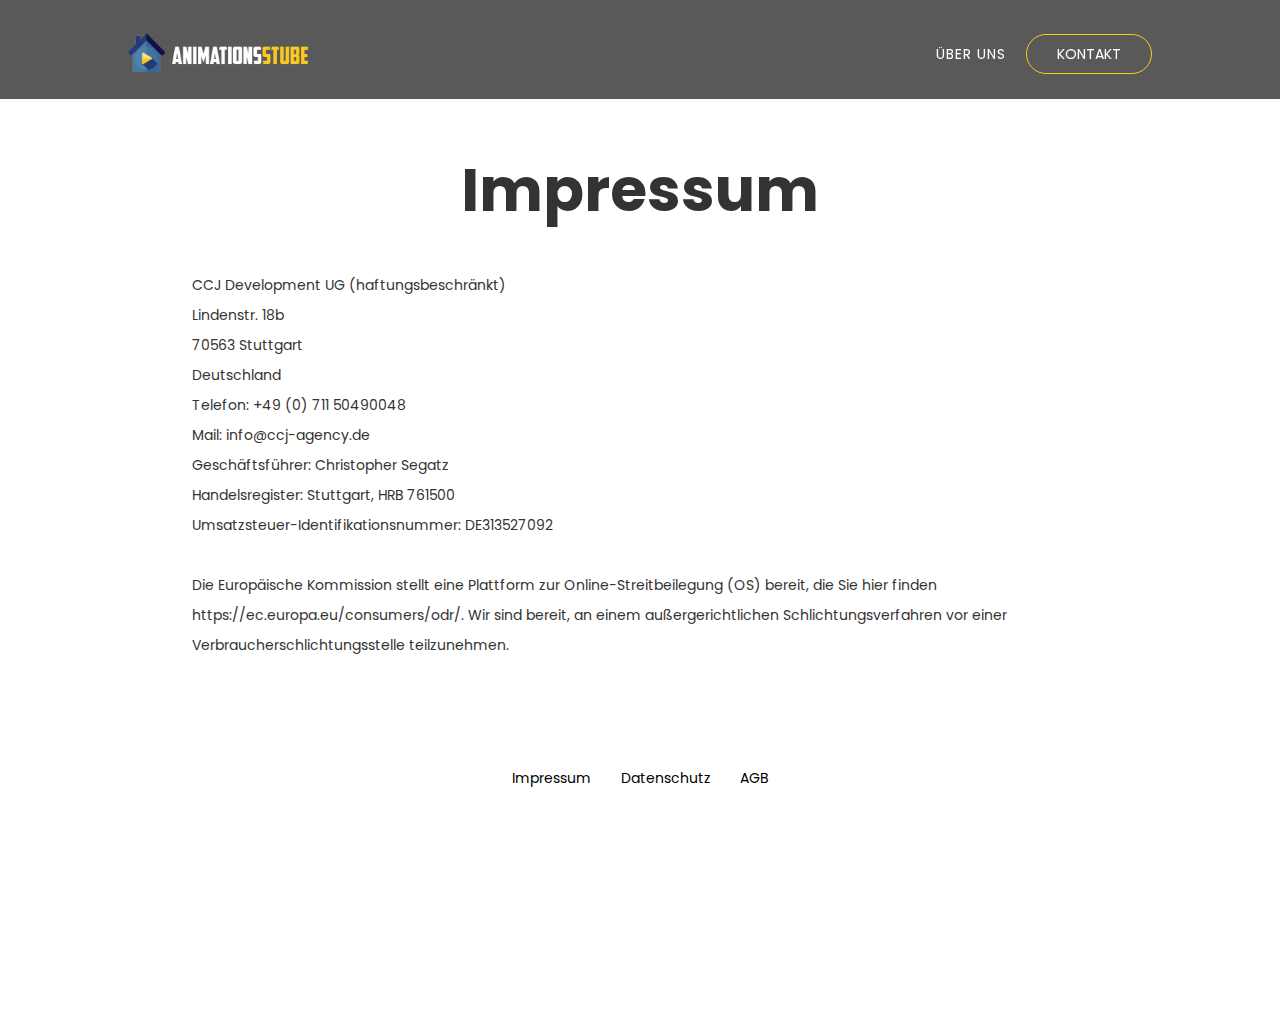
<file: impressum.html>
<!DOCTYPE html><!-- Last Published: Sat Oct 19 2024 08:48:31 GMT+0000 (Coordinated Universal Time) --><html data-wf-page="63f3e0c3c74138481b287f78" data-wf-site="61b9de5a031caf57040faf23" lang="de">
    <head><meta charset="utf-8"/><title>Impressum</title><meta content="Impressum" property="og:title"/><meta content="Impressum" property="twitter:title"/><meta content="width=device-width, initial-scale=1" name="viewport"/><link href="css/webflow-style.css" rel="stylesheet" type="text/css"/><script type="text/javascript">
            !function (o, c) {
                var n = c.documentElement,
                    t = " w-mod-";
                n.className += t + "js",
                ("ontouchstart" in o || o.DocumentTouch && c instanceof DocumentTouch) && (n.className += t + "touch")
            }(window, document);
        </script><link href="images/favicon.png" rel="shortcut icon" type="image/x-icon"/><link href="images/app-icon.png" rel="apple-touch-icon"/><script async="" src="https://www.googletagmanager.com/gtag/js?id=G-GG5GEN0HX6"></script>
        <script type="text/javascript">
            window.dataLayer = window.dataLayer || [];
            function gtag() {
                dataLayer.push(arguments);
            }
            gtag('js', new Date());
            gtag('config', 'G-GG5GEN0HX6', {'anonymize_ip': true});
        </script>
        <script src="https://www.google.com/recaptcha/api.js" type="text/javascript"></script>
        <script type="text/javascript" charset="UTF-8" src="//cdn.cookie-script.com/s/c755b3f298eec5122762030df98b727e.js"></script>

        <!-- Google Tag Manager -->
        <script type="text/plain" data-cookiescript="accepted" data-cookiecategory="targeting">(function(w,d,s,l,i){w[l]=w[l]||[];w[l].push({'gtm.start':
            new Date().getTime(),event:'gtm.js'});var f=d.getElementsByTagName(s)[0],
            j=d.createElement(s),dl=l!='dataLayer'?'&l='+l:'';j.async=true;j.src=
            'https://www.googletagmanager.com/gtm.js?id='+i+dl;f.parentNode.insertBefore(j,f);
            })(window,document,'script','dataLayer','GTM-M9HQC9SW');</script>
        <!-- End Google Tag Manager -->
    </head>
    <body class="body-4">
        <div data-animation="default" data-collapse="medium" data-duration="400" data-easing="ease" data-easing2="ease" role="banner" class="navbar sub w-nav">
            <div class="section">
                <a href="/" class="brand w-nav-brand"><img src="images/logo-2bfont-wei-c3-9f--1.png" loading="lazy" width="180" sizes="(max-width: 479px) 61vw, 180px" alt="" srcset="images/logo-2bfont-wei-c3-9f-p-500-1.png 500w, images/logo-2bfont-wei-c3-9f-p-800-1.png 800w, images/logo-2bfont-wei-c3-9f-p-1080-1.png 1080w, images/logo-2bfont-wei-c3-9f-p-1600-1.png 1600w, images/logo-2bfont-wei-c3-9f-p-2000-1.png 2000w, images/logo-2bfont-wei-c3-9f-p-2600-1.png 2600w, images/logo-2bfont-wei-c3-9f-p-3200-1.png 3200w, images/logo-2bfont-wei-c3-9f--1.png 6332w" class="image-6"/></a>
                <nav role="navigation" class="nav-menu w-nav-menu">
                    <a href="/uber-uns.html" class="link w-nav-link">Über Uns</a>
                    <a href="/kontakt.html" class="button-2 w-button">Kontakt</a>
                </nav>
                <div class="menu-button w-nav-button">
                    <div class="icon w-icon-nav-menu"></div>
                </div>
            </div>
        </div>
        <div class="rechtliches">
            <h1 class="legal-heading">Impressum</h1>
            <div class="legal-text">CCJ Development UG (haftungsbeschränkt)<br/>Lindenstr. 18b<br/>70563 Stuttgart<br/>Deutschland<br/>Telefon: ‭+49 (0) 711 50490048‬<br/>Mail: info@ccj-agency.de<br/>Geschäftsführer: Christopher Segatz<br/>Handelsregister: Stuttgart, HRB 761500<br/>Umsatzsteuer-Identifikationsnummer: DE313527092<br/><br/>Die Europäische Kommission stellt eine Plattform zur Online-Streitbeilegung (OS) bereit, die Sie hier finden https://ec.europa.eu/consumers/odr/. Wir sind bereit, an einem außergerichtlichen Schlichtungsverfahren vor einer Verbraucherschlichtungsstelle teilzunehmen.</div>
        </div>
        <div class="footer kontakt">
            <a href="/impressum.html" class="footer-link anfang">Impressum</a>
            <a href="/datenschutz.html" class="footer-link">Datenschutz</a>
            <a href="/agb.html" class="footer-link ende">AGB</a>
        </div>
        <div
            class="w-embed w-iframe">
            <!-- Google Tag Manager (noscript) -->
            <noscript type="text/plain" data-cookiescript="accepted" data-cookiecategory="targeting">
                <iframe src="https://www.googletagmanager.com/ns.html?id=GTM-M9HQC9SW" height="0" width="0" style="display:none;visibility:hidden"></iframe>
            </noscript>
            <!-- End Google Tag Manager (noscript) -->
        </div>
        <script src="js/jquery.js" type="text/javascript"></script>
        <script src="js/webflow-script.js" type="text/javascript"></script>
    </body>
</html>
</file>
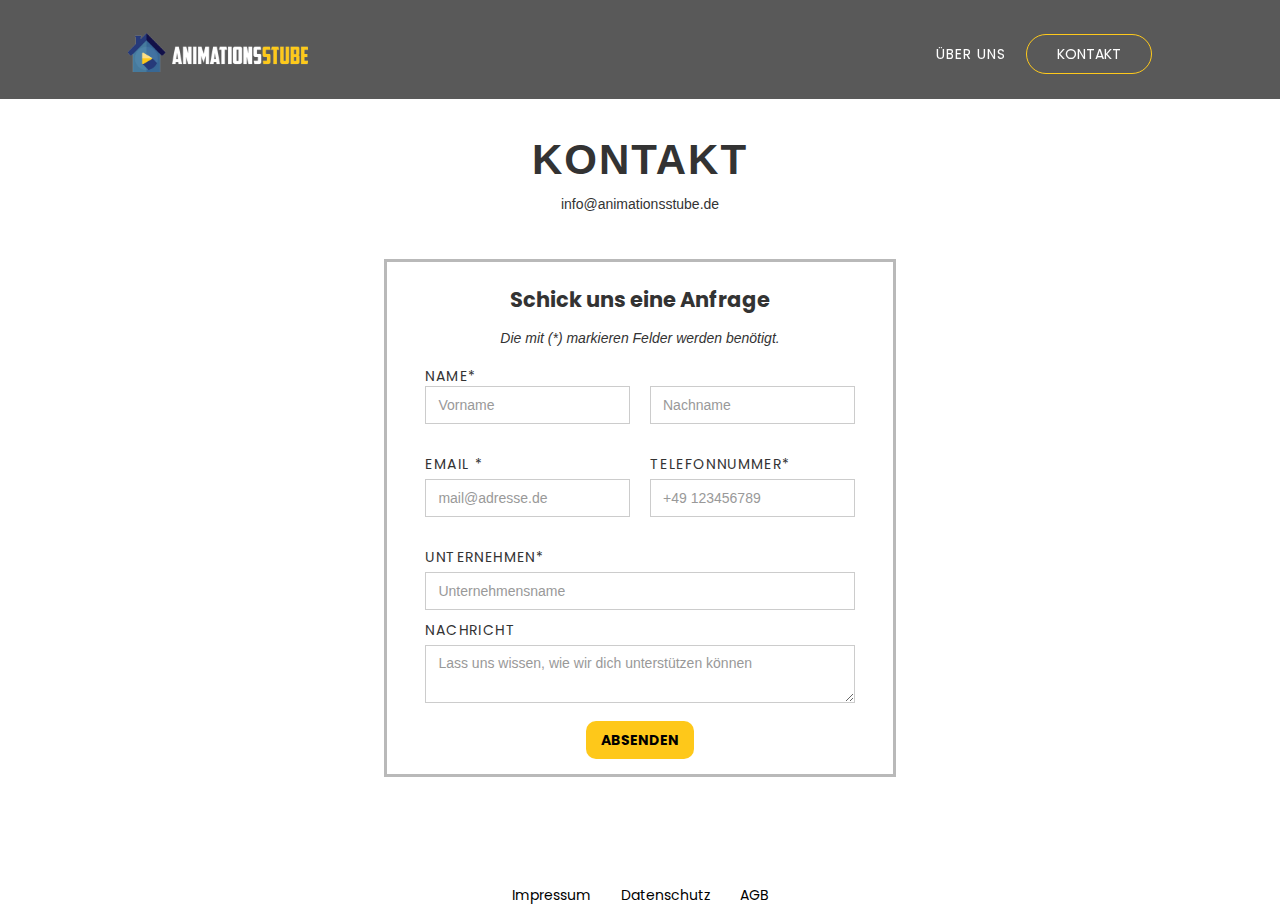
<file: kontakt.html>
<!DOCTYPE html><!-- Last Published: Sat Oct 19 2024 08:48:31 GMT+0000 (Coordinated Universal Time) --><html data-wf-page="63f3e0c3c741380936287f7a" data-wf-site="61b9de5a031caf57040faf23" lang="de">
    <head><meta charset="utf-8"/><title>Kontakt</title><meta content="Kontakt" property="og:title"/><meta content="Kontakt" property="twitter:title"/><meta content="width=device-width, initial-scale=1" name="viewport"/><link href="css/webflow-style.css" rel="stylesheet" type="text/css"/><script type="text/javascript">
            !function (o, c) {
                var n = c.documentElement,
                    t = " w-mod-";
                n.className += t + "js",
                ("ontouchstart" in o || o.DocumentTouch && c instanceof DocumentTouch) && (n.className += t + "touch")
            }(window, document);
        </script><link href="images/favicon.png" rel="shortcut icon" type="image/x-icon"/><link href="images/app-icon.png" rel="apple-touch-icon"/><script async="" src="https://www.googletagmanager.com/gtag/js?id=G-GG5GEN0HX6"></script>
        <script type="text/javascript">
            window.dataLayer = window.dataLayer || [];
            function gtag() {
                dataLayer.push(arguments);
            }
            gtag('js', new Date());
            gtag('config', 'G-GG5GEN0HX6', {'anonymize_ip': true});
        </script>
        <script src="https://www.google.com/recaptcha/api.js" type="text/javascript"></script>
        <script type="text/javascript" charset="UTF-8" src="//cdn.cookie-script.com/s/c755b3f298eec5122762030df98b727e.js"></script>

        <!-- Google Tag Manager -->
        <script type="text/plain" data-cookiescript="accepted" data-cookiecategory="targeting">(function(w,d,s,l,i){w[l]=w[l]||[];w[l].push({'gtm.start':
            new Date().getTime(),event:'gtm.js'});var f=d.getElementsByTagName(s)[0],
            j=d.createElement(s),dl=l!='dataLayer'?'&l='+l:'';j.async=true;j.src=
            'https://www.googletagmanager.com/gtm.js?id='+i+dl;f.parentNode.insertBefore(j,f);
            })(window,document,'script','dataLayer','GTM-M9HQC9SW');</script>
        <!-- End Google Tag Manager -->
    </head>
    <body>
        <div data-animation="default" data-collapse="medium" data-duration="400" data-easing="ease" data-easing2="ease" role="banner" class="navbar sub w-nav">
            <div class="section">
                <a href="/" class="brand w-nav-brand"><img src="images/logo-2bfont-wei-c3-9f--1.png" loading="lazy" width="180" sizes="(max-width: 479px) 61vw, 180px" alt="" srcset="images/logo-2bfont-wei-c3-9f-p-500-1.png 500w, images/logo-2bfont-wei-c3-9f-p-800-1.png 800w, images/logo-2bfont-wei-c3-9f-p-1080-1.png 1080w, images/logo-2bfont-wei-c3-9f-p-1600-1.png 1600w, images/logo-2bfont-wei-c3-9f-p-2000-1.png 2000w, images/logo-2bfont-wei-c3-9f-p-2600-1.png 2600w, images/logo-2bfont-wei-c3-9f-p-3200-1.png 3200w, images/logo-2bfont-wei-c3-9f--1.png 6332w" class="image-6"/></a>
                <nav role="navigation" class="nav-menu w-nav-menu">
                    <a href="/uber-uns.html" class="link w-nav-link">Über Uns</a>
                    <a href="/kontakt.html" aria-current="page" class="button-2 w-button w--current">Kontakt</a>
                </nav>
                <div class="menu-button w-nav-button">
                    <div class="icon w-icon-nav-menu"></div>
                </div>
            </div>
        </div>
        <div class="section-2">
            <div class="section-declaration kontakt">Kontakt</div>
            <div class="text-block-14">info@animationsstube.de
                <br/></div>
            <div class="kontakt-formular">
                <h2 class="header-3">Schick uns eine Anfrage</h2>
                <em>Die mit (*) markieren Felder werden benötigt.</em>
                <div class="form-block w-form">
                    <form id="wf-form-Contact-Form" name="wf-form-Contact-Form" data-name="Wf Form Contact Form" method="get" class="form" data-wf-page-id="63f3e0c3c741380936287f7a" data-wf-element-id="f3bec19e-71d2-ef84-d0a4-09e6e99ab9a0">
                        <div class="contact-form-grid">
                            <div id="w-node-f3bec19e-71d2-ef84-d0a4-09e6e99ab9a2-36287f7a" class="div-block-5">
                                <div class="form-subhead">Name*</div><input class="w-input" maxlength="256" name="First-Name-2" data-name="First Name 2" placeholder="Vorname" type="text" id="First-Name-2" required=""/></div>
                            <div id="w-node-f3bec19e-71d2-ef84-d0a4-09e6e99ab9a6-36287f7a"><input class="w-input" maxlength="256" name="Last-Name-2" data-name="Last Name 2" placeholder="Nachname" type="text" id="Last-Name-2" required=""/></div>
                            <div id="w-node-f3bec19e-71d2-ef84-d0a4-09e6e99ab9aa-36287f7a">
                                <label for="Email-3" id="contact-email" class="form-subhead">Email *</label><input class="w-input" maxlength="256" name="Email" data-name="Email" placeholder="mail@adresse.de" type="email" id="Email-3" required=""/></div>
                            <div id="w-node-f3bec19e-71d2-ef84-d0a4-09e6e99ab9ae-36287f7a">
                                <label for="Telefonnummer" id="contact-phone" class="form-subhead">Telefonnummer*</label><input class="w-input" maxlength="256" name="Telefonnummer" data-name="Telefonnummer" placeholder="+49 123456789" type="tel" id="Telefonnummer" required=""/></div>
                            <div id="w-node-f3bec19e-71d2-ef84-d0a4-09e6e99ab9b2-36287f7a">
                                <label for="Company" id="contact-message" class="form-subhead">Unternehmen*</label><input class="w-input" maxlength="256" name="Company" data-name="Company" placeholder="Unternehmensname" type="text" id="Company" required=""/><label for="Message-2" id="contact-message" class="form-subhead">Nachricht</label>
                                <textarea data-name="Message 2" maxlength="5000" id="Message-2" name="Message-2" placeholder="Lass uns wissen, wie wir dich unterstützen können" class="textarea w-input"></textarea>
                            </div>
                        </div>
                        <div data-sitekey="6LdL6GUqAAAAAGeMr1Hdkvh4Nl13Hyw3vwTwaGMA" class="w-form-formrecaptcha g-recaptcha g-recaptcha-error g-recaptcha-disabled"></div><input type="submit" data-wait="Please wait..." class="submit-button w-button" value="Absenden"/></form>
                    <div class="w-form-done">
                        <div>Thank you! Your submission has been received!</div>
                    </div>
                    <div class="w-form-fail">
                        <div>Oops! Something went wrong while submitting the form.</div>
                    </div>
                </div>
            </div>
        </div>
        <div class="footer kontakt">
            <a href="/impressum.html" class="footer-link anfang">Impressum</a>
            <a href="/datenschutz.html" class="footer-link">Datenschutz</a>
            <a href="/agb.html" class="footer-link ende">AGB</a>
        </div>
        <div
            class="w-embed w-iframe">
            <!-- Google Tag Manager (noscript) -->
            <noscript type="text/plain" data-cookiescript="accepted" data-cookiecategory="targeting">
                <iframe src="https://www.googletagmanager.com/ns.html?id=GTM-M9HQC9SW" height="0" width="0" style="display:none;visibility:hidden"></iframe>
            </noscript>
            <!-- End Google Tag Manager (noscript) -->
        </div>
        <script src="js/jquery.js" type="text/javascript"></script>
        <script src="js/webflow-script.js" type="text/javascript"></script>
    </body>
</html>
</file>
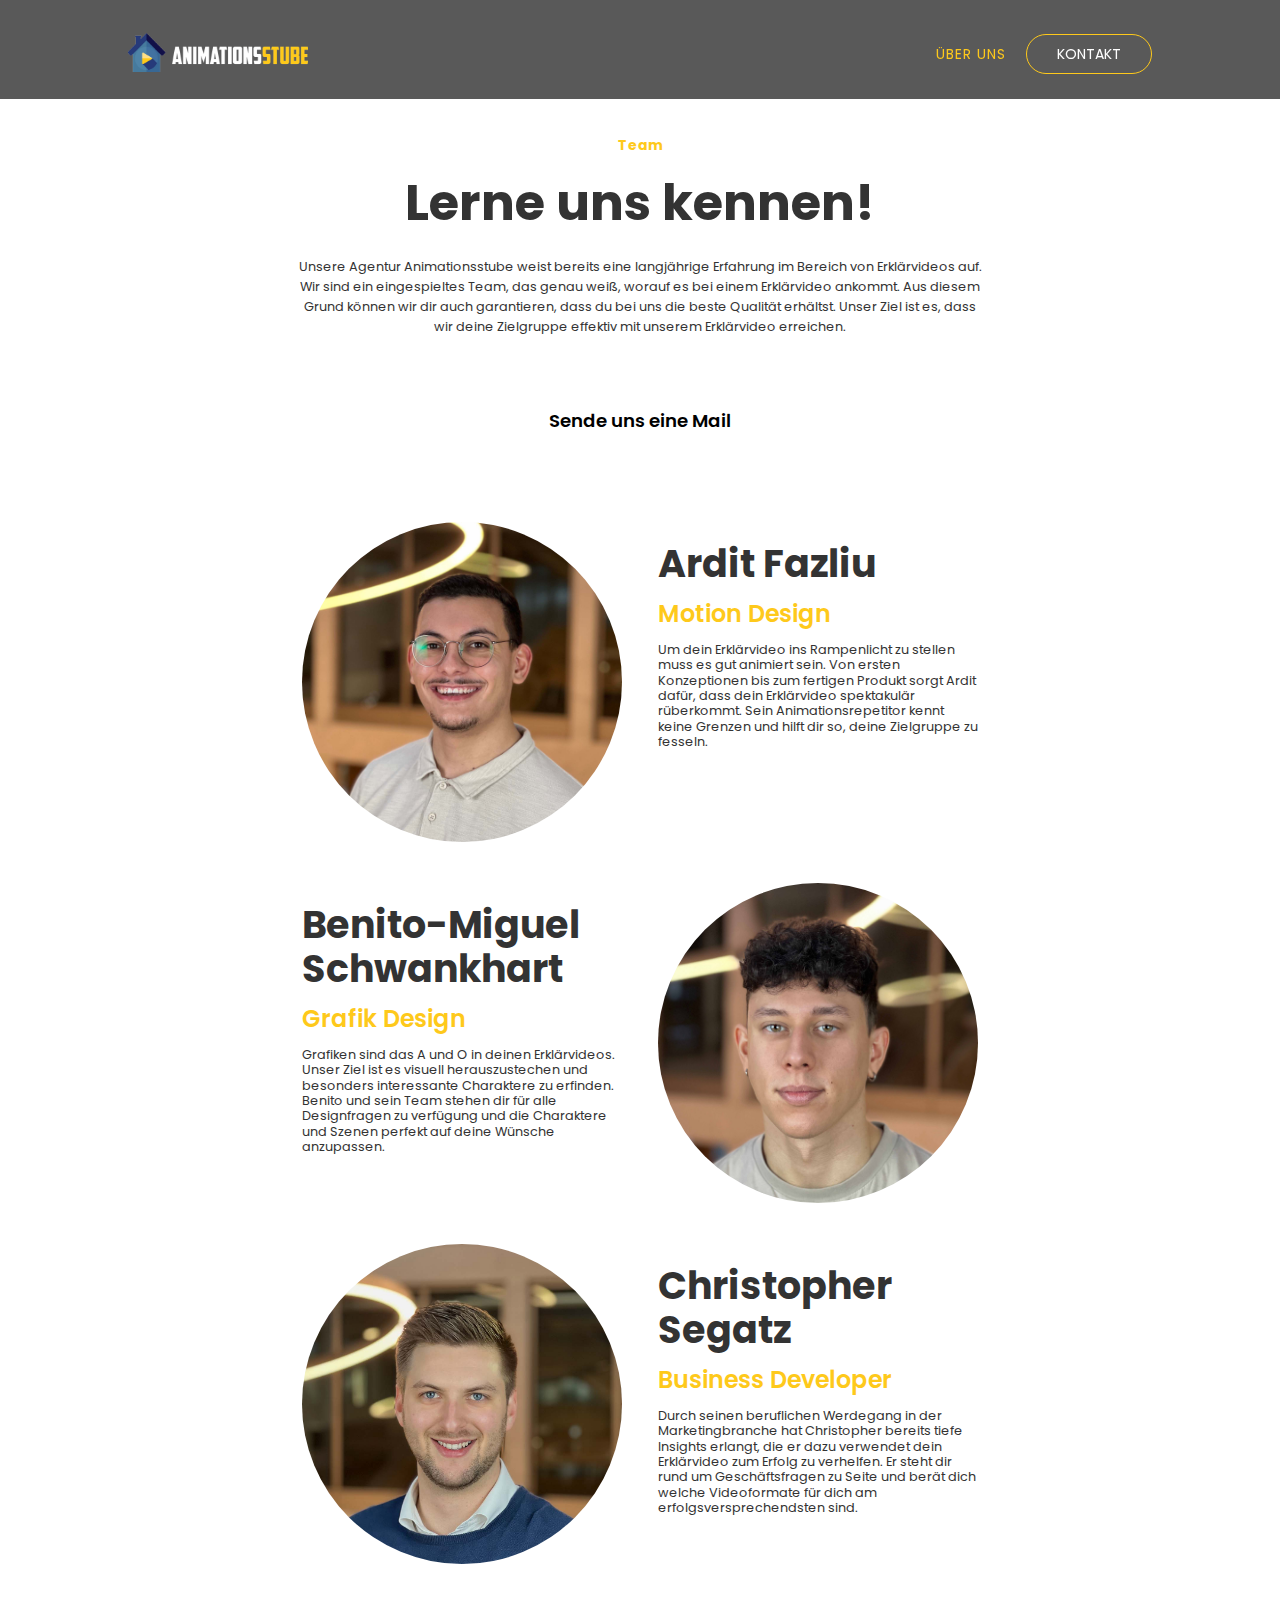
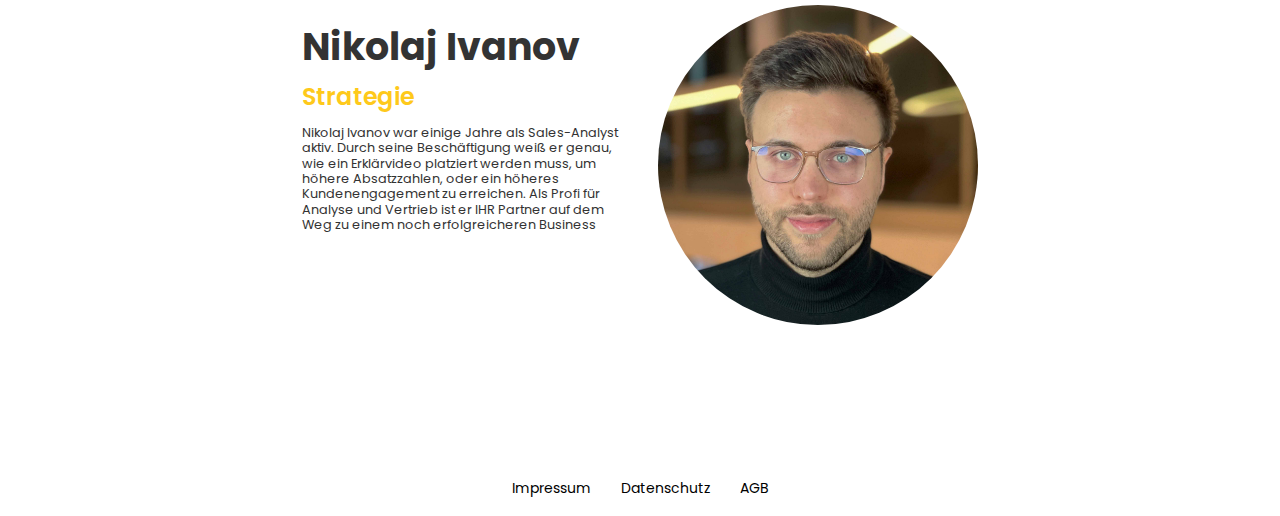
<file: uber-uns.html>
<!DOCTYPE html><!-- Last Published: Sat Oct 19 2024 08:48:31 GMT+0000 (Coordinated Universal Time) --><html data-wf-page="63f3e0c3c74138306c287f7b" data-wf-site="61b9de5a031caf57040faf23" lang="de">
    <head><meta charset="utf-8"/><title>Über Uns</title><meta content="Über Uns" property="og:title"/><meta content="Über Uns" property="twitter:title"/><meta content="width=device-width, initial-scale=1" name="viewport"/><link href="css/webflow-style.css" rel="stylesheet" type="text/css"/><script type="text/javascript">
            !function (o, c) {
                var n = c.documentElement,
                    t = " w-mod-";
                n.className += t + "js",
                ("ontouchstart" in o || o.DocumentTouch && c instanceof DocumentTouch) && (n.className += t + "touch")
            }(window, document);
        </script><link href="images/favicon.png" rel="shortcut icon" type="image/x-icon"/><link href="images/app-icon.png" rel="apple-touch-icon"/><script async="" src="https://www.googletagmanager.com/gtag/js?id=G-GG5GEN0HX6"></script>
        <script type="text/javascript">
            window.dataLayer = window.dataLayer || [];
            function gtag() {
                dataLayer.push(arguments);
            }
            gtag('js', new Date());
            gtag('config', 'G-GG5GEN0HX6', {'anonymize_ip': true});
        </script>
        <script src="https://www.google.com/recaptcha/api.js" type="text/javascript"></script>
        <script type="text/javascript" charset="UTF-8" src="//cdn.cookie-script.com/s/c755b3f298eec5122762030df98b727e.js"></script>

        <!-- Google Tag Manager -->
        <script type="text/plain" data-cookiescript="accepted" data-cookiecategory="targeting">(function(w,d,s,l,i){w[l]=w[l]||[];w[l].push({'gtm.start':
            new Date().getTime(),event:'gtm.js'});var f=d.getElementsByTagName(s)[0],
            j=d.createElement(s),dl=l!='dataLayer'?'&l='+l:'';j.async=true;j.src=
            'https://www.googletagmanager.com/gtm.js?id='+i+dl;f.parentNode.insertBefore(j,f);
            })(window,document,'script','dataLayer','GTM-M9HQC9SW');</script>
        <!-- End Google Tag Manager -->
    </head>
    <body class="body-3">
        <div data-animation="default" data-collapse="medium" data-duration="400" data-easing="ease" data-easing2="ease" role="banner" class="navbar sub w-nav">
            <div class="section">
                <a href="/" class="brand w-nav-brand"><img src="images/logo-2bfont-wei-c3-9f--1.png" loading="lazy" width="180" sizes="(max-width: 479px) 61vw, 180px" alt="" srcset="images/logo-2bfont-wei-c3-9f-p-500-1.png 500w, images/logo-2bfont-wei-c3-9f-p-800-1.png 800w, images/logo-2bfont-wei-c3-9f-p-1080-1.png 1080w, images/logo-2bfont-wei-c3-9f-p-1600-1.png 1600w, images/logo-2bfont-wei-c3-9f-p-2000-1.png 2000w, images/logo-2bfont-wei-c3-9f-p-2600-1.png 2600w, images/logo-2bfont-wei-c3-9f-p-3200-1.png 3200w, images/logo-2bfont-wei-c3-9f--1.png 6332w" class="image-6"/></a>
                <nav role="navigation" class="nav-menu w-nav-menu">
                    <a href="/uber-uns.html" aria-current="page" class="link w-nav-link w--current">Über Uns</a>
                    <a href="/kontakt.html" class="button-2 w-button">Kontakt</a>
                </nav>
                <div class="menu-button w-nav-button">
                    <div class="icon w-icon-nav-menu"></div>
                </div>
            </div>
        </div>
        <div class="abschnitt ber-uns">
            <div class="text-block-5">Team</div>
            <h1 class="heading-3">Lerne uns kennen!</h1>
            <p class="paragraph-2">Unsere Agentur Animationsstube weist bereits eine langjährige Erfahrung im Bereich von Erklärvideos auf. Wir sind ein eingespieltes Team, das genau weiß, worauf es bei einem Erklärvideo ankommt. Aus diesem Grund können wir dir auch garantieren, dass du bei uns die beste Qualität erhältst. Unser Ziel ist es, dass wir deine Zielgruppe effektiv mit unserem Erklärvideo erreichen.
            </p>
            <a href="/kontakt.html" class="button w-button">Sende uns eine Mail</a>
            <div class="w-layout-grid grid-2">
                <div class="picture"></div>
                <div id="w-node-_1816fc0a-db8d-87a5-19ee-9192fcddf824-6c287f7b" class="niko-bio">
                    <h1 class="heading-5">Ardit Fazliu</h1>
                    <div class="subheading">Motion Design</div>
                    <div class="kontakt-text">Um dein Erklärvideo ins Rampenlicht zu stellen muss es gut animiert sein. Von ersten Konzeptionen bis zum fertigen Produkt sorgt Ardit dafür, dass dein Erklärvideo spektakulär rüberkommt. Sein Animationsrepetitor kennt keine Grenzen und hilft dir so, deine Zielgruppe zu fesseln.</div>
                </div>
                <div class="picture benito desktop"></div>
                <div id="w-node-d9bb933e-a6d8-e951-2f30-b9e3e35577c7-6c287f7b" class="benito-bio">
                    <h1 class="heading-5">Benito-Miguel
                        <br/>Schwankhart</h1>
                    <div class="subheading">Grafik Design</div>
                    <div class="kontakt-text">Grafiken sind das A und O in deinen Erklärvideos. Unser Ziel ist es visuell herauszustechen und besonders interessante Charaktere zu erfinden. Benito und sein Team stehen dir für alle Designfragen zu verfügung und die Charaktere und Szenen perfekt auf deine Wünsche anzupassen.
                    </div>
                </div>
                <div class="picture benito mobile"></div>
                <div class="picture segatz"></div>
                <div id="w-node-c83b70ba-bddf-33fe-a61a-716f2d4bec27-6c287f7b" class="benito-bio">
                    <h1 class="heading-5">Christopher Segatz</h1>
                    <div class="subheading">Business Developer</div>
                    <div class="kontakt-text">Durch seinen beruflichen Werdegang in der Marketingbranche hat Christopher bereits tiefe Insights erlangt, die er dazu verwendet dein Erklärvideo zum Erfolg zu verhelfen. Er steht dir rund um Geschäftsfragen zu Seite und berät dich welche Videoformate für dich am erfolgsversprechendsten sind.</div>
                </div>
                <div class="picture stefan desktop"></div>
                <div class="benito-bio">
                    <h1 class="heading-5">Nikolaj Ivanov</h1>
                    <div class="subheading">Strategie</div>
                    <div class="kontakt-text">
                        <strong class="bold-text">Nikolaj Ivanov war einige Jahre als Sales-Analyst aktiv. Durch seine Beschäftigung weiß er genau, wie ein Erklärvideo platziert werden muss, um höhere Absatzzahlen, oder ein höheres Kundenengagement zu erreichen. Als Profi für Analyse und Vertrieb ist er IHR Partner auf dem Weg zu einem noch erfolgreicheren Business</strong>
                    </div>
                </div>
                <div class="picture stefan mobile"></div>
            </div>
        </div>
        <div class="footer">
            <a href="/impressum.html" class="footer-link anfang">Impressum</a>
            <a href="/datenschutz.html" class="footer-link">Datenschutz</a>
            <a href="/agb.html" class="footer-link ende">AGB</a>
        </div>
        <div
            class="w-embed w-iframe">
            <!-- Google Tag Manager (noscript) -->
            <noscript type="text/plain" data-cookiescript="accepted" data-cookiecategory="targeting">
                <iframe src="https://www.googletagmanager.com/ns.html?id=GTM-M9HQC9SW" height="0" width="0" style="display:none;visibility:hidden"></iframe>
            </noscript>
            <!-- End Google Tag Manager (noscript) -->
        </div>
        <script src="js/jquery.js" type="text/javascript"></script>
        <script src="js/webflow-script.js" type="text/javascript"></script>
    </body>
</html>
</file>
<file: css/webflow-style.css>
html {
  -webkit-text-size-adjust: 100%;
  -ms-text-size-adjust: 100%;
  font-family: sans-serif;
}

body {
  margin: 0;
}

article, aside, details, figcaption, figure, footer, header, hgroup, main, menu, nav, section, summary {
  display: block;
}

audio, canvas, progress, video {
  vertical-align: baseline;
  display: inline-block;
}

audio:not([controls]) {
  height: 0;
  display: none;
}

[hidden], template {
  display: none;
}

a {
  background-color: #0000;
}

a:active, a:hover {
  outline: 0;
}

abbr[title] {
  border-bottom: 1px dotted;
}

b, strong {
  font-weight: bold;
}

dfn {
  font-style: italic;
}

h1 {
  margin: .67em 0;
  font-size: 2em;
}

mark {
  color: #000;
  background: #ff0;
}

small {
  font-size: 80%;
}

sub, sup {
  vertical-align: baseline;
  font-size: 75%;
  line-height: 0;
  position: relative;
}

sup {
  top: -.5em;
}

sub {
  bottom: -.25em;
}

img {
  border: 0;
}

svg:not(:root) {
  overflow: hidden;
}

hr {
  box-sizing: content-box;
  height: 0;
}

pre {
  overflow: auto;
}

code, kbd, pre, samp {
  font-family: monospace;
  font-size: 1em;
}

button, input, optgroup, select, textarea {
  color: inherit;
  font: inherit;
  margin: 0;
}

button {
  overflow: visible;
}

button, select {
  text-transform: none;
}

button, html input[type="button"], input[type="reset"] {
  -webkit-appearance: button;
  cursor: pointer;
}

button[disabled], html input[disabled] {
  cursor: default;
}

button::-moz-focus-inner, input::-moz-focus-inner {
  border: 0;
  padding: 0;
}

input {
  line-height: normal;
}

input[type="checkbox"], input[type="radio"] {
  box-sizing: border-box;
  padding: 0;
}

input[type="number"]::-webkit-inner-spin-button, input[type="number"]::-webkit-outer-spin-button {
  height: auto;
}

input[type="search"] {
  -webkit-appearance: none;
}

input[type="search"]::-webkit-search-cancel-button, input[type="search"]::-webkit-search-decoration {
  -webkit-appearance: none;
}

legend {
  border: 0;
  padding: 0;
}

textarea {
  overflow: auto;
}

optgroup {
  font-weight: bold;
}

table {
  border-collapse: collapse;
  border-spacing: 0;
}

td, th {
  padding: 0;
}

@font-face {
  font-family: webflow-icons;
  src: url("[data-uri]") format("truetype");
  font-weight: normal;
  font-style: normal;
}

[class^="w-icon-"], [class*=" w-icon-"] {
  speak: none;
  font-variant: normal;
  text-transform: none;
  -webkit-font-smoothing: antialiased;
  -moz-osx-font-smoothing: grayscale;
  font-style: normal;
  font-weight: normal;
  line-height: 1;
  font-family: webflow-icons !important;
}

.w-icon-slider-right:before {
  content: "";
}

.w-icon-slider-left:before {
  content: "";
}

.w-icon-nav-menu:before {
  content: "";
}

.w-icon-arrow-down:before, .w-icon-dropdown-toggle:before {
  content: "";
}

.w-icon-file-upload-remove:before {
  content: "";
}

.w-icon-file-upload-icon:before {
  content: "";
}

* {
  box-sizing: border-box;
}

html {
  height: 100%;
}

body {
  color: #333;
  background-color: #fff;
  min-height: 100%;
  margin: 0;
  font-family: Arial, sans-serif;
  font-size: 14px;
  line-height: 20px;
}

img {
  vertical-align: middle;
  max-width: 100%;
  display: inline-block;
}

html.w-mod-touch * {
  background-attachment: scroll !important;
}

.w-block {
  display: block;
}

.w-inline-block {
  max-width: 100%;
  display: inline-block;
}

.w-clearfix:before, .w-clearfix:after {
  content: " ";
  grid-area: 1 / 1 / 2 / 2;
  display: table;
}

.w-clearfix:after {
  clear: both;
}

.w-hidden {
  display: none;
}

.w-button {
  color: #fff;
  line-height: inherit;
  cursor: pointer;
  background-color: #3898ec;
  border: 0;
  border-radius: 0;
  padding: 9px 15px;
  text-decoration: none;
  display: inline-block;
}

input.w-button {
  -webkit-appearance: button;
}

html[data-w-dynpage] [data-w-cloak] {
  color: #0000 !important;
}

.w-code-block {
  margin: unset;
}

pre.w-code-block code {
  all: inherit;
}

.w-optimization {
  display: contents;
}

.w-webflow-badge, .w-webflow-badge * {
  z-index: auto;
  visibility: visible;
  box-sizing: border-box;
  float: none;
  clear: none;
  box-shadow: none;
  opacity: 1;
  direction: ltr;
  font-family: inherit;
  font-weight: inherit;
  color: inherit;
  font-size: inherit;
  line-height: inherit;
  font-style: inherit;
  font-variant: inherit;
  text-align: inherit;
  letter-spacing: inherit;
  -webkit-text-decoration: inherit;
  text-decoration: inherit;
  text-indent: 0;
  text-transform: inherit;
  text-shadow: none;
  font-smoothing: auto;
  vertical-align: baseline;
  cursor: inherit;
  white-space: inherit;
  word-break: normal;
  word-spacing: normal;
  word-wrap: normal;
  background: none;
  border: 0 #0000;
  border-radius: 0;
  width: auto;
  min-width: 0;
  max-width: none;
  height: auto;
  min-height: 0;
  max-height: none;
  margin: 0;
  padding: 0;
  list-style-type: disc;
  transition: none;
  display: block;
  position: static;
  inset: auto;
  overflow: visible;
  transform: none;
}

.w-webflow-badge {
  white-space: nowrap;
  cursor: pointer;
  box-shadow: 0 0 0 1px #0000001a, 0 1px 3px #0000001a;
  visibility: visible !important;
  z-index: 2147483647 !important;
  color: #aaadb0 !important;
  opacity: 1 !important;
  background-color: #fff !important;
  border-radius: 3px !important;
  width: auto !important;
  height: auto !important;
  margin: 0 !important;
  padding: 6px !important;
  font-size: 12px !important;
  line-height: 14px !important;
  text-decoration: none !important;
  display: inline-block !important;
  position: fixed !important;
  inset: auto 12px 12px auto !important;
  overflow: visible !important;
  transform: none !important;
}

.w-webflow-badge > img {
  visibility: visible !important;
  opacity: 1 !important;
  vertical-align: middle !important;
  display: inline-block !important;
}

h1, h2, h3, h4, h5, h6 {
  margin-bottom: 10px;
  font-weight: bold;
}

h1 {
  margin-top: 20px;
  font-size: 38px;
  line-height: 44px;
}

h2 {
  margin-top: 20px;
  font-size: 32px;
  line-height: 36px;
}

h3 {
  margin-top: 20px;
  font-size: 24px;
  line-height: 30px;
}

h4 {
  margin-top: 10px;
  font-size: 18px;
  line-height: 24px;
}

h5 {
  margin-top: 10px;
  font-size: 14px;
  line-height: 20px;
}

h6 {
  margin-top: 10px;
  font-size: 12px;
  line-height: 18px;
}

p {
  margin-top: 0;
  margin-bottom: 10px;
}

blockquote {
  border-left: 5px solid #e2e2e2;
  margin: 0 0 10px;
  padding: 10px 20px;
  font-size: 18px;
  line-height: 22px;
}

figure {
  margin: 0 0 10px;
}

figcaption {
  text-align: center;
  margin-top: 5px;
}

ul, ol {
  margin-top: 0;
  margin-bottom: 10px;
  padding-left: 40px;
}

.w-list-unstyled {
  padding-left: 0;
  list-style: none;
}

.w-embed:before, .w-embed:after {
  content: " ";
  grid-area: 1 / 1 / 2 / 2;
  display: table;
}

.w-embed:after {
  clear: both;
}

.w-video {
  width: 100%;
  padding: 0;
  position: relative;
}

.w-video iframe, .w-video object, .w-video embed {
  border: none;
  width: 100%;
  height: 100%;
  position: absolute;
  top: 0;
  left: 0;
}

fieldset {
  border: 0;
  margin: 0;
  padding: 0;
}

button, [type="button"], [type="reset"] {
  cursor: pointer;
  -webkit-appearance: button;
  border: 0;
}

.w-form {
  margin: 0 0 15px;
}

.w-form-done {
  text-align: center;
  background-color: #ddd;
  padding: 20px;
  display: none;
}

.w-form-fail {
  background-color: #ffdede;
  margin-top: 10px;
  padding: 10px;
  display: none;
}

label {
  margin-bottom: 5px;
  font-weight: bold;
  display: block;
}

.w-input, .w-select {
  color: #333;
  vertical-align: middle;
  background-color: #fff;
  border: 1px solid #ccc;
  width: 100%;
  height: 38px;
  margin-bottom: 10px;
  padding: 8px 12px;
  font-size: 14px;
  line-height: 1.42857;
  display: block;
}

.w-input::placeholder, .w-select::placeholder {
  color: #999;
}

.w-input:focus, .w-select:focus {
  border-color: #3898ec;
  outline: 0;
}

.w-input[disabled], .w-select[disabled], .w-input[readonly], .w-select[readonly], fieldset[disabled] .w-input, fieldset[disabled] .w-select {
  cursor: not-allowed;
}

.w-input[disabled]:not(.w-input-disabled), .w-select[disabled]:not(.w-input-disabled), .w-input[readonly], .w-select[readonly], fieldset[disabled]:not(.w-input-disabled) .w-input, fieldset[disabled]:not(.w-input-disabled) .w-select {
  background-color: #eee;
}

textarea.w-input, textarea.w-select {
  height: auto;
}

.w-select {
  background-color: #f3f3f3;
}

.w-select[multiple] {
  height: auto;
}

.w-form-label {
  cursor: pointer;
  margin-bottom: 0;
  font-weight: normal;
  display: inline-block;
}

.w-radio {
  margin-bottom: 5px;
  padding-left: 20px;
  display: block;
}

.w-radio:before, .w-radio:after {
  content: " ";
  grid-area: 1 / 1 / 2 / 2;
  display: table;
}

.w-radio:after {
  clear: both;
}

.w-radio-input {
  float: left;
  margin: 3px 0 0 -20px;
  line-height: normal;
}

.w-file-upload {
  margin-bottom: 10px;
  display: block;
}

.w-file-upload-input {
  opacity: 0;
  z-index: -100;
  width: .1px;
  height: .1px;
  position: absolute;
  overflow: hidden;
}

.w-file-upload-default, .w-file-upload-uploading, .w-file-upload-success {
  color: #333;
  display: inline-block;
}

.w-file-upload-error {
  margin-top: 10px;
  display: block;
}

.w-file-upload-default.w-hidden, .w-file-upload-uploading.w-hidden, .w-file-upload-error.w-hidden, .w-file-upload-success.w-hidden {
  display: none;
}

.w-file-upload-uploading-btn {
  cursor: pointer;
  background-color: #fafafa;
  border: 1px solid #ccc;
  margin: 0;
  padding: 8px 12px;
  font-size: 14px;
  font-weight: normal;
  display: flex;
}

.w-file-upload-file {
  background-color: #fafafa;
  border: 1px solid #ccc;
  flex-grow: 1;
  justify-content: space-between;
  margin: 0;
  padding: 8px 9px 8px 11px;
  display: flex;
}

.w-file-upload-file-name {
  font-size: 14px;
  font-weight: normal;
  display: block;
}

.w-file-remove-link {
  cursor: pointer;
  width: auto;
  height: auto;
  margin-top: 3px;
  margin-left: 10px;
  padding: 3px;
  display: block;
}

.w-icon-file-upload-remove {
  margin: auto;
  font-size: 10px;
}

.w-file-upload-error-msg {
  color: #ea384c;
  padding: 2px 0;
  display: inline-block;
}

.w-file-upload-info {
  padding: 0 12px;
  line-height: 38px;
  display: inline-block;
}

.w-file-upload-label {
  cursor: pointer;
  background-color: #fafafa;
  border: 1px solid #ccc;
  margin: 0;
  padding: 8px 12px;
  font-size: 14px;
  font-weight: normal;
  display: inline-block;
}

.w-icon-file-upload-icon, .w-icon-file-upload-uploading {
  width: 20px;
  margin-right: 8px;
  display: inline-block;
}

.w-icon-file-upload-uploading {
  height: 20px;
}

.w-container {
  max-width: 940px;
  margin-left: auto;
  margin-right: auto;
}

.w-container:before, .w-container:after {
  content: " ";
  grid-area: 1 / 1 / 2 / 2;
  display: table;
}

.w-container:after {
  clear: both;
}

.w-container .w-row {
  margin-left: -10px;
  margin-right: -10px;
}

.w-row:before, .w-row:after {
  content: " ";
  grid-area: 1 / 1 / 2 / 2;
  display: table;
}

.w-row:after {
  clear: both;
}

.w-row .w-row {
  margin-left: 0;
  margin-right: 0;
}

.w-col {
  float: left;
  width: 100%;
  min-height: 1px;
  padding-left: 10px;
  padding-right: 10px;
  position: relative;
}

.w-col .w-col {
  padding-left: 0;
  padding-right: 0;
}

.w-col-1 {
  width: 8.33333%;
}

.w-col-2 {
  width: 16.6667%;
}

.w-col-3 {
  width: 25%;
}

.w-col-4 {
  width: 33.3333%;
}

.w-col-5 {
  width: 41.6667%;
}

.w-col-6 {
  width: 50%;
}

.w-col-7 {
  width: 58.3333%;
}

.w-col-8 {
  width: 66.6667%;
}

.w-col-9 {
  width: 75%;
}

.w-col-10 {
  width: 83.3333%;
}

.w-col-11 {
  width: 91.6667%;
}

.w-col-12 {
  width: 100%;
}

.w-hidden-main {
  display: none !important;
}

@media screen and (max-width: 991px) {
  .w-container {
    max-width: 728px;
  }

  .w-hidden-main {
    display: inherit !important;
  }

  .w-hidden-medium {
    display: none !important;
  }

  .w-col-medium-1 {
    width: 8.33333%;
  }

  .w-col-medium-2 {
    width: 16.6667%;
  }

  .w-col-medium-3 {
    width: 25%;
  }

  .w-col-medium-4 {
    width: 33.3333%;
  }

  .w-col-medium-5 {
    width: 41.6667%;
  }

  .w-col-medium-6 {
    width: 50%;
  }

  .w-col-medium-7 {
    width: 58.3333%;
  }

  .w-col-medium-8 {
    width: 66.6667%;
  }

  .w-col-medium-9 {
    width: 75%;
  }

  .w-col-medium-10 {
    width: 83.3333%;
  }

  .w-col-medium-11 {
    width: 91.6667%;
  }

  .w-col-medium-12 {
    width: 100%;
  }

  .w-col-stack {
    width: 100%;
    left: auto;
    right: auto;
  }
}

@media screen and (max-width: 767px) {
  .w-hidden-main, .w-hidden-medium {
    display: inherit !important;
  }

  .w-hidden-small {
    display: none !important;
  }

  .w-row, .w-container .w-row {
    margin-left: 0;
    margin-right: 0;
  }

  .w-col {
    width: 100%;
    left: auto;
    right: auto;
  }

  .w-col-small-1 {
    width: 8.33333%;
  }

  .w-col-small-2 {
    width: 16.6667%;
  }

  .w-col-small-3 {
    width: 25%;
  }

  .w-col-small-4 {
    width: 33.3333%;
  }

  .w-col-small-5 {
    width: 41.6667%;
  }

  .w-col-small-6 {
    width: 50%;
  }

  .w-col-small-7 {
    width: 58.3333%;
  }

  .w-col-small-8 {
    width: 66.6667%;
  }

  .w-col-small-9 {
    width: 75%;
  }

  .w-col-small-10 {
    width: 83.3333%;
  }

  .w-col-small-11 {
    width: 91.6667%;
  }

  .w-col-small-12 {
    width: 100%;
  }
}

@media screen and (max-width: 479px) {
  .w-container {
    max-width: none;
  }

  .w-hidden-main, .w-hidden-medium, .w-hidden-small {
    display: inherit !important;
  }

  .w-hidden-tiny {
    display: none !important;
  }

  .w-col {
    width: 100%;
  }

  .w-col-tiny-1 {
    width: 8.33333%;
  }

  .w-col-tiny-2 {
    width: 16.6667%;
  }

  .w-col-tiny-3 {
    width: 25%;
  }

  .w-col-tiny-4 {
    width: 33.3333%;
  }

  .w-col-tiny-5 {
    width: 41.6667%;
  }

  .w-col-tiny-6 {
    width: 50%;
  }

  .w-col-tiny-7 {
    width: 58.3333%;
  }

  .w-col-tiny-8 {
    width: 66.6667%;
  }

  .w-col-tiny-9 {
    width: 75%;
  }

  .w-col-tiny-10 {
    width: 83.3333%;
  }

  .w-col-tiny-11 {
    width: 91.6667%;
  }

  .w-col-tiny-12 {
    width: 100%;
  }
}

.w-widget {
  position: relative;
}

.w-widget-map {
  width: 100%;
  height: 400px;
}

.w-widget-map label {
  width: auto;
  display: inline;
}

.w-widget-map img {
  max-width: inherit;
}

.w-widget-map .gm-style-iw {
  text-align: center;
}

.w-widget-map .gm-style-iw > button {
  display: none !important;
}

.w-widget-twitter {
  overflow: hidden;
}

.w-widget-twitter-count-shim {
  vertical-align: top;
  text-align: center;
  background: #fff;
  border: 1px solid #758696;
  border-radius: 3px;
  width: 28px;
  height: 20px;
  display: inline-block;
  position: relative;
}

.w-widget-twitter-count-shim * {
  pointer-events: none;
  -webkit-user-select: none;
  user-select: none;
}

.w-widget-twitter-count-shim .w-widget-twitter-count-inner {
  text-align: center;
  color: #999;
  font-family: serif;
  font-size: 15px;
  line-height: 12px;
  position: relative;
}

.w-widget-twitter-count-shim .w-widget-twitter-count-clear {
  display: block;
  position: relative;
}

.w-widget-twitter-count-shim.w--large {
  width: 36px;
  height: 28px;
}

.w-widget-twitter-count-shim.w--large .w-widget-twitter-count-inner {
  font-size: 18px;
  line-height: 18px;
}

.w-widget-twitter-count-shim:not(.w--vertical) {
  margin-left: 5px;
  margin-right: 8px;
}

.w-widget-twitter-count-shim:not(.w--vertical).w--large {
  margin-left: 6px;
}

.w-widget-twitter-count-shim:not(.w--vertical):before, .w-widget-twitter-count-shim:not(.w--vertical):after {
  content: " ";
  pointer-events: none;
  border: solid #0000;
  width: 0;
  height: 0;
  position: absolute;
  top: 50%;
  left: 0;
}

.w-widget-twitter-count-shim:not(.w--vertical):before {
  border-width: 4px;
  border-color: #75869600 #5d6c7b #75869600 #75869600;
  margin-top: -4px;
  margin-left: -9px;
}

.w-widget-twitter-count-shim:not(.w--vertical).w--large:before {
  border-width: 5px;
  margin-top: -5px;
  margin-left: -10px;
}

.w-widget-twitter-count-shim:not(.w--vertical):after {
  border-width: 4px;
  border-color: #fff0 #fff #fff0 #fff0;
  margin-top: -4px;
  margin-left: -8px;
}

.w-widget-twitter-count-shim:not(.w--vertical).w--large:after {
  border-width: 5px;
  margin-top: -5px;
  margin-left: -9px;
}

.w-widget-twitter-count-shim.w--vertical {
  width: 61px;
  height: 33px;
  margin-bottom: 8px;
}

.w-widget-twitter-count-shim.w--vertical:before, .w-widget-twitter-count-shim.w--vertical:after {
  content: " ";
  pointer-events: none;
  border: solid #0000;
  width: 0;
  height: 0;
  position: absolute;
  top: 100%;
  left: 50%;
}

.w-widget-twitter-count-shim.w--vertical:before {
  border-width: 5px;
  border-color: #5d6c7b #75869600 #75869600;
  margin-left: -5px;
}

.w-widget-twitter-count-shim.w--vertical:after {
  border-width: 4px;
  border-color: #fff #fff0 #fff0;
  margin-left: -4px;
}

.w-widget-twitter-count-shim.w--vertical .w-widget-twitter-count-inner {
  font-size: 18px;
  line-height: 22px;
}

.w-widget-twitter-count-shim.w--vertical.w--large {
  width: 76px;
}

.w-background-video {
  color: #fff;
  height: 500px;
  position: relative;
  overflow: hidden;
}

.w-background-video > video {
  object-fit: cover;
  z-index: -100;
  background-position: 50%;
  background-size: cover;
  width: 100%;
  height: 100%;
  margin: auto;
  position: absolute;
  inset: -100%;
}

.w-background-video > video::-webkit-media-controls-start-playback-button {
  -webkit-appearance: none;
  display: none !important;
}

.w-background-video--control {
  background-color: #0000;
  padding: 0;
  position: absolute;
  bottom: 1em;
  right: 1em;
}

.w-background-video--control > [hidden] {
  display: none !important;
}

.w-slider {
  text-align: center;
  clear: both;
  -webkit-tap-highlight-color: #0000;
  tap-highlight-color: #0000;
  background: #ddd;
  height: 300px;
  position: relative;
}

.w-slider-mask {
  z-index: 1;
  white-space: nowrap;
  height: 100%;
  display: block;
  position: relative;
  left: 0;
  right: 0;
  overflow: hidden;
}

.w-slide {
  vertical-align: top;
  white-space: normal;
  text-align: left;
  width: 100%;
  height: 100%;
  display: inline-block;
  position: relative;
}

.w-slider-nav {
  z-index: 2;
  text-align: center;
  -webkit-tap-highlight-color: #0000;
  tap-highlight-color: #0000;
  height: 40px;
  margin: auto;
  padding-top: 10px;
  position: absolute;
  inset: auto 0 0;
}

.w-slider-nav.w-round > div {
  border-radius: 100%;
}

.w-slider-nav.w-num > div {
  font-size: inherit;
  line-height: inherit;
  width: auto;
  height: auto;
  padding: .2em .5em;
}

.w-slider-nav.w-shadow > div {
  box-shadow: 0 0 3px #3336;
}

.w-slider-nav-invert {
  color: #fff;
}

.w-slider-nav-invert > div {
  background-color: #2226;
}

.w-slider-nav-invert > div.w-active {
  background-color: #222;
}

.w-slider-dot {
  cursor: pointer;
  background-color: #fff6;
  width: 1em;
  height: 1em;
  margin: 0 3px .5em;
  transition: background-color .1s, color .1s;
  display: inline-block;
  position: relative;
}

.w-slider-dot.w-active {
  background-color: #fff;
}

.w-slider-dot:focus {
  outline: none;
  box-shadow: 0 0 0 2px #fff;
}

.w-slider-dot:focus.w-active {
  box-shadow: none;
}

.w-slider-arrow-left, .w-slider-arrow-right {
  cursor: pointer;
  color: #fff;
  -webkit-tap-highlight-color: #0000;
  tap-highlight-color: #0000;
  -webkit-user-select: none;
  user-select: none;
  width: 80px;
  margin: auto;
  font-size: 40px;
  position: absolute;
  inset: 0;
  overflow: hidden;
}

.w-slider-arrow-left [class^="w-icon-"], .w-slider-arrow-right [class^="w-icon-"], .w-slider-arrow-left [class*=" w-icon-"], .w-slider-arrow-right [class*=" w-icon-"] {
  position: absolute;
}

.w-slider-arrow-left:focus, .w-slider-arrow-right:focus {
  outline: 0;
}

.w-slider-arrow-left {
  z-index: 3;
  right: auto;
}

.w-slider-arrow-right {
  z-index: 4;
  left: auto;
}

.w-icon-slider-left, .w-icon-slider-right {
  width: 1em;
  height: 1em;
  margin: auto;
  inset: 0;
}

.w-slider-aria-label {
  clip: rect(0 0 0 0);
  border: 0;
  width: 1px;
  height: 1px;
  margin: -1px;
  padding: 0;
  position: absolute;
  overflow: hidden;
}

.w-slider-force-show {
  display: block !important;
}

.w-dropdown {
  text-align: left;
  z-index: 900;
  margin-left: auto;
  margin-right: auto;
  display: inline-block;
  position: relative;
}

.w-dropdown-btn, .w-dropdown-toggle, .w-dropdown-link {
  vertical-align: top;
  color: #222;
  text-align: left;
  white-space: nowrap;
  margin-left: auto;
  margin-right: auto;
  padding: 20px;
  text-decoration: none;
  position: relative;
}

.w-dropdown-toggle {
  -webkit-user-select: none;
  user-select: none;
  cursor: pointer;
  padding-right: 40px;
  display: inline-block;
}

.w-dropdown-toggle:focus {
  outline: 0;
}

.w-icon-dropdown-toggle {
  width: 1em;
  height: 1em;
  margin: auto 20px auto auto;
  position: absolute;
  top: 0;
  bottom: 0;
  right: 0;
}

.w-dropdown-list {
  background: #ddd;
  min-width: 100%;
  display: none;
  position: absolute;
}

.w-dropdown-list.w--open {
  display: block;
}

.w-dropdown-link {
  color: #222;
  padding: 10px 20px;
  display: block;
}

.w-dropdown-link.w--current {
  color: #0082f3;
}

.w-dropdown-link:focus {
  outline: 0;
}

@media screen and (max-width: 767px) {
  .w-nav-brand {
    padding-left: 10px;
  }
}

.w-lightbox-backdrop {
  cursor: auto;
  letter-spacing: normal;
  text-indent: 0;
  text-shadow: none;
  text-transform: none;
  visibility: visible;
  white-space: normal;
  word-break: normal;
  word-spacing: normal;
  word-wrap: normal;
  color: #fff;
  text-align: center;
  z-index: 2000;
  opacity: 0;
  -webkit-user-select: none;
  -moz-user-select: none;
  -webkit-tap-highlight-color: transparent;
  background: #000000e6;
  outline: 0;
  font-family: Helvetica Neue, Helvetica, Ubuntu, Segoe UI, Verdana, sans-serif;
  font-size: 17px;
  font-style: normal;
  font-weight: 300;
  line-height: 1.2;
  list-style: disc;
  position: fixed;
  inset: 0;
  -webkit-transform: translate(0);
}

.w-lightbox-backdrop, .w-lightbox-container {
  -webkit-overflow-scrolling: touch;
  height: 100%;
  overflow: auto;
}

.w-lightbox-content {
  height: 100vh;
  position: relative;
  overflow: hidden;
}

.w-lightbox-view {
  opacity: 0;
  width: 100vw;
  height: 100vh;
  position: absolute;
}

.w-lightbox-view:before {
  content: "";
  height: 100vh;
}

.w-lightbox-group, .w-lightbox-group .w-lightbox-view, .w-lightbox-group .w-lightbox-view:before {
  height: 86vh;
}

.w-lightbox-frame, .w-lightbox-view:before {
  vertical-align: middle;
  display: inline-block;
}

.w-lightbox-figure {
  margin: 0;
  position: relative;
}

.w-lightbox-group .w-lightbox-figure {
  cursor: pointer;
}

.w-lightbox-img {
  width: auto;
  max-width: none;
  height: auto;
}

.w-lightbox-image {
  float: none;
  max-width: 100vw;
  max-height: 100vh;
  display: block;
}

.w-lightbox-group .w-lightbox-image {
  max-height: 86vh;
}

.w-lightbox-caption {
  text-align: left;
  text-overflow: ellipsis;
  white-space: nowrap;
  background: #0006;
  padding: .5em 1em;
  position: absolute;
  bottom: 0;
  left: 0;
  right: 0;
  overflow: hidden;
}

.w-lightbox-embed {
  width: 100%;
  height: 100%;
  position: absolute;
  inset: 0;
}

.w-lightbox-control {
  cursor: pointer;
  background-position: center;
  background-repeat: no-repeat;
  background-size: 24px;
  width: 4em;
  transition: all .3s;
  position: absolute;
  top: 0;
}

.w-lightbox-left {
  background-image: url("[data-uri]");
  display: none;
  bottom: 0;
  left: 0;
}

.w-lightbox-right {
  background-image: url("[data-uri]");
  display: none;
  bottom: 0;
  right: 0;
}

.w-lightbox-close {
  background-image: url("[data-uri]");
  background-size: 18px;
  height: 2.6em;
  right: 0;
}

.w-lightbox-strip {
  white-space: nowrap;
  padding: 0 1vh;
  line-height: 0;
  position: absolute;
  bottom: 0;
  left: 0;
  right: 0;
  overflow: auto hidden;
}

.w-lightbox-item {
  box-sizing: content-box;
  cursor: pointer;
  width: 10vh;
  padding: 2vh 1vh;
  display: inline-block;
  -webkit-transform: translate3d(0, 0, 0);
}

.w-lightbox-active {
  opacity: .3;
}

.w-lightbox-thumbnail {
  background: #222;
  height: 10vh;
  position: relative;
  overflow: hidden;
}

.w-lightbox-thumbnail-image {
  position: absolute;
  top: 0;
  left: 0;
}

.w-lightbox-thumbnail .w-lightbox-tall {
  width: 100%;
  top: 50%;
  transform: translate(0, -50%);
}

.w-lightbox-thumbnail .w-lightbox-wide {
  height: 100%;
  left: 50%;
  transform: translate(-50%);
}

.w-lightbox-spinner {
  box-sizing: border-box;
  border: 5px solid #0006;
  border-radius: 50%;
  width: 40px;
  height: 40px;
  margin-top: -20px;
  margin-left: -20px;
  animation: .8s linear infinite spin;
  position: absolute;
  top: 50%;
  left: 50%;
}

.w-lightbox-spinner:after {
  content: "";
  border: 3px solid #0000;
  border-bottom-color: #fff;
  border-radius: 50%;
  position: absolute;
  inset: -4px;
}

.w-lightbox-hide {
  display: none;
}

.w-lightbox-noscroll {
  overflow: hidden;
}

@media (min-width: 768px) {
  .w-lightbox-content {
    height: 96vh;
    margin-top: 2vh;
  }

  .w-lightbox-view, .w-lightbox-view:before {
    height: 96vh;
  }

  .w-lightbox-group, .w-lightbox-group .w-lightbox-view, .w-lightbox-group .w-lightbox-view:before {
    height: 84vh;
  }

  .w-lightbox-image {
    max-width: 96vw;
    max-height: 96vh;
  }

  .w-lightbox-group .w-lightbox-image {
    max-width: 82.3vw;
    max-height: 84vh;
  }

  .w-lightbox-left, .w-lightbox-right {
    opacity: .5;
    display: block;
  }

  .w-lightbox-close {
    opacity: .8;
  }

  .w-lightbox-control:hover {
    opacity: 1;
  }
}

.w-lightbox-inactive, .w-lightbox-inactive:hover {
  opacity: 0;
}

.w-richtext:before, .w-richtext:after {
  content: " ";
  grid-area: 1 / 1 / 2 / 2;
  display: table;
}

.w-richtext:after {
  clear: both;
}

.w-richtext[contenteditable="true"]:before, .w-richtext[contenteditable="true"]:after {
  white-space: initial;
}

.w-richtext ol, .w-richtext ul {
  overflow: hidden;
}

.w-richtext .w-richtext-figure-selected.w-richtext-figure-type-video div:after, .w-richtext .w-richtext-figure-selected[data-rt-type="video"] div:after, .w-richtext .w-richtext-figure-selected.w-richtext-figure-type-image div, .w-richtext .w-richtext-figure-selected[data-rt-type="image"] div {
  outline: 2px solid #2895f7;
}

.w-richtext figure.w-richtext-figure-type-video > div:after, .w-richtext figure[data-rt-type="video"] > div:after {
  content: "";
  display: none;
  position: absolute;
  inset: 0;
}

.w-richtext figure {
  max-width: 60%;
  position: relative;
}

.w-richtext figure > div:before {
  cursor: default !important;
}

.w-richtext figure img {
  width: 100%;
}

.w-richtext figure figcaption.w-richtext-figcaption-placeholder {
  opacity: .6;
}

.w-richtext figure div {
  color: #0000;
  font-size: 0;
}

.w-richtext figure.w-richtext-figure-type-image, .w-richtext figure[data-rt-type="image"] {
  display: table;
}

.w-richtext figure.w-richtext-figure-type-image > div, .w-richtext figure[data-rt-type="image"] > div {
  display: inline-block;
}

.w-richtext figure.w-richtext-figure-type-image > figcaption, .w-richtext figure[data-rt-type="image"] > figcaption {
  caption-side: bottom;
  display: table-caption;
}

.w-richtext figure.w-richtext-figure-type-video, .w-richtext figure[data-rt-type="video"] {
  width: 60%;
  height: 0;
}

.w-richtext figure.w-richtext-figure-type-video iframe, .w-richtext figure[data-rt-type="video"] iframe {
  width: 100%;
  height: 100%;
  position: absolute;
  top: 0;
  left: 0;
}

.w-richtext figure.w-richtext-figure-type-video > div, .w-richtext figure[data-rt-type="video"] > div {
  width: 100%;
}

.w-richtext figure.w-richtext-align-center {
  clear: both;
  margin-left: auto;
  margin-right: auto;
}

.w-richtext figure.w-richtext-align-center.w-richtext-figure-type-image > div, .w-richtext figure.w-richtext-align-center[data-rt-type="image"] > div {
  max-width: 100%;
}

.w-richtext figure.w-richtext-align-normal {
  clear: both;
}

.w-richtext figure.w-richtext-align-fullwidth {
  text-align: center;
  clear: both;
  width: 100%;
  max-width: 100%;
  margin-left: auto;
  margin-right: auto;
  display: block;
}

.w-richtext figure.w-richtext-align-fullwidth > div {
  padding-bottom: inherit;
  display: inline-block;
}

.w-richtext figure.w-richtext-align-fullwidth > figcaption {
  display: block;
}

.w-richtext figure.w-richtext-align-floatleft {
  float: left;
  clear: none;
  margin-right: 15px;
}

.w-richtext figure.w-richtext-align-floatright {
  float: right;
  clear: none;
  margin-left: 15px;
}

.w-nav {
  z-index: 1000;
  background: #ddd;
  position: relative;
}

.w-nav:before, .w-nav:after {
  content: " ";
  grid-area: 1 / 1 / 2 / 2;
  display: table;
}

.w-nav:after {
  clear: both;
}

.w-nav-brand {
  float: left;
  color: #333;
  text-decoration: none;
  position: relative;
}

.w-nav-link {
  vertical-align: top;
  color: #222;
  text-align: left;
  margin-left: auto;
  margin-right: auto;
  padding: 20px;
  text-decoration: none;
  display: inline-block;
  position: relative;
}

.w-nav-link.w--current {
  color: #0082f3;
}

.w-nav-menu {
  float: right;
  position: relative;
}

[data-nav-menu-open] {
  text-align: center;
  background: #c8c8c8;
  min-width: 200px;
  position: absolute;
  top: 100%;
  left: 0;
  right: 0;
  overflow: visible;
  display: block !important;
}

.w--nav-link-open {
  display: block;
  position: relative;
}

.w-nav-overlay {
  width: 100%;
  display: none;
  position: absolute;
  top: 100%;
  left: 0;
  right: 0;
  overflow: hidden;
}

.w-nav-overlay [data-nav-menu-open] {
  top: 0;
}

.w-nav[data-animation="over-left"] .w-nav-overlay {
  width: auto;
}

.w-nav[data-animation="over-left"] .w-nav-overlay, .w-nav[data-animation="over-left"] [data-nav-menu-open] {
  z-index: 1;
  top: 0;
  right: auto;
}

.w-nav[data-animation="over-right"] .w-nav-overlay {
  width: auto;
}

.w-nav[data-animation="over-right"] .w-nav-overlay, .w-nav[data-animation="over-right"] [data-nav-menu-open] {
  z-index: 1;
  top: 0;
  left: auto;
}

.w-nav-button {
  float: right;
  cursor: pointer;
  -webkit-tap-highlight-color: #0000;
  tap-highlight-color: #0000;
  -webkit-user-select: none;
  user-select: none;
  padding: 18px;
  font-size: 24px;
  display: none;
  position: relative;
}

.w-nav-button:focus {
  outline: 0;
}

.w-nav-button.w--open {
  color: #fff;
  background-color: #c8c8c8;
}

.w-nav[data-collapse="all"] .w-nav-menu {
  display: none;
}

.w-nav[data-collapse="all"] .w-nav-button, .w--nav-dropdown-open, .w--nav-dropdown-toggle-open {
  display: block;
}

.w--nav-dropdown-list-open {
  position: static;
}

@media screen and (max-width: 991px) {
  .w-nav[data-collapse="medium"] .w-nav-menu {
    display: none;
  }

  .w-nav[data-collapse="medium"] .w-nav-button {
    display: block;
  }
}

@media screen and (max-width: 767px) {
  .w-nav[data-collapse="small"] .w-nav-menu {
    display: none;
  }

  .w-nav[data-collapse="small"] .w-nav-button {
    display: block;
  }

  .w-nav-brand {
    padding-left: 10px;
  }
}

@media screen and (max-width: 479px) {
  .w-nav[data-collapse="tiny"] .w-nav-menu {
    display: none;
  }

  .w-nav[data-collapse="tiny"] .w-nav-button {
    display: block;
  }
}

.w-tabs {
  position: relative;
}

.w-tabs:before, .w-tabs:after {
  content: " ";
  grid-area: 1 / 1 / 2 / 2;
  display: table;
}

.w-tabs:after {
  clear: both;
}

.w-tab-menu {
  position: relative;
}

.w-tab-link {
  vertical-align: top;
  text-align: left;
  cursor: pointer;
  color: #222;
  background-color: #ddd;
  padding: 9px 30px;
  text-decoration: none;
  display: inline-block;
  position: relative;
}

.w-tab-link.w--current {
  background-color: #c8c8c8;
}

.w-tab-link:focus {
  outline: 0;
}

.w-tab-content {
  display: block;
  position: relative;
  overflow: hidden;
}

.w-tab-pane {
  display: none;
  position: relative;
}

.w--tab-active {
  display: block;
}

@media screen and (max-width: 479px) {
  .w-tab-link {
    display: block;
  }
}

.w-ix-emptyfix:after {
  content: "";
}

@keyframes spin {
  0% {
    transform: rotate(0);
  }

  100% {
    transform: rotate(360deg);
  }
}

.w-dyn-empty {
  background-color: #ddd;
  padding: 10px;
}

.w-dyn-hide, .w-dyn-bind-empty, .w-condition-invisible {
  display: none !important;
}

.wf-layout-layout {
  display: grid;
}

.w-code-component > * {
  width: 100%;
  height: 100%;
  position: absolute;
  top: 0;
  left: 0;
}

:root {
  --gelb: #fec91b;
}

.w-layout-grid {
  grid-row-gap: 16px;
  grid-column-gap: 16px;
  grid-template-rows: auto auto;
  grid-template-columns: 1fr 1fr;
  grid-auto-columns: 1fr;
  display: grid;
}

.w-form-formrecaptcha {
  margin-bottom: 8px;
}

body {
  color: #333;
  font-family: Arial, Helvetica Neue, Helvetica, sans-serif;
  font-size: 14px;
  line-height: 20px;
}

.section {
  flex-direction: row;
  justify-content: space-between;
  align-items: flex-start;
  width: 100vw;
  padding-left: 10vw;
  padding-right: 10vw;
  display: flex;
}

.link {
  color: #fff;
  letter-spacing: 1px;
  text-transform: uppercase;
  font-family: Poppins, sans-serif;
  font-size: 1em;
  font-weight: 300;
  line-height: 1em;
  text-decoration: none;
}

.link:hover {
  color: #fcecba;
}

.link.w--current {
  color: #fec91b;
}

.navbar {
  background-color: #ddd0;
  flex: 1;
  justify-content: flex-start;
  align-items: center;
  width: 100vw;
  padding-top: 3vh;
  padding-bottom: 2vh;
  position: fixed;
  inset: 0% 0% auto;
}

.navbar.sub {
  background-color: #000000a6;
}

.nav-menu {
  justify-content: center;
  align-items: center;
  display: flex;
}

.button-2 {
  border: 1px solid var(--gelb);
  color: #fff;
  text-transform: uppercase;
  background-color: #0000;
  border-radius: 100px;
  padding-left: 30px;
  padding-right: 30px;
  font-family: Poppins, sans-serif;
  font-weight: 400;
  transition: background-color .35s;
}

.button-2:hover {
  background-color: var(--gelb);
  color: #000;
}

.footer {
  background-color: #fff;
  justify-content: space-between;
  align-items: center;
  width: 100vw;
  margin-top: 10vh;
  padding: 2vh 40vw;
  display: flex;
  position: static;
  inset: auto 0% 0%;
  overflow: hidden;
}

.footer.kontakt {
  position: static;
}

.abschnitt {
  flex-direction: column;
  justify-content: center;
  align-items: center;
  padding: 5vh 5vw;
  display: flex;
}

.abschnitt.ber-uns {
  padding-top: 15vh;
}

.heading-3 {
  text-align: center;
  margin-bottom: 3vh;
  font-family: Poppins, sans-serif;
  font-size: 50px;
  line-height: 55px;
}

.body {
  background-color: #f6f9fa;
  flex-direction: column;
  font-family: Poppins, sans-serif;
  display: flex;
}

.utility-page-wrap {
  justify-content: center;
  align-items: center;
  width: 100vw;
  max-width: 100%;
  height: 100vh;
  max-height: 100%;
  display: flex;
}

.utility-page-content {
  text-align: center;
  flex-direction: column;
  width: 260px;
  display: flex;
}

.utility-page-form {
  flex-direction: column;
  align-items: stretch;
  display: flex;
}

.text-block-5 {
  color: #fec91b;
  font-family: Poppins, sans-serif;
  font-size: 1em;
  font-weight: 700;
}

.contact-form-grid {
  grid-column-gap: 20px;
  grid-row-gap: 20px;
  grid-template-rows: auto;
  grid-template-columns: 1fr 1fr;
  grid-auto-columns: 1fr;
  align-items: center;
  display: grid;
}

.submit-button {
  color: #000;
  text-transform: uppercase;
  background-color: #fec81a;
  border-radius: 10px;
  font-family: Poppins, sans-serif;
  font-weight: 700;
}

.header-3 {
  text-align: center;
  font-family: Poppins, sans-serif;
  font-size: 1.5em;
  font-weight: 700;
}

.body-2 {
  flex-direction: column;
  display: flex;
}

.body-3 {
  flex-direction: column;
  justify-content: center;
  align-items: center;
}

.grid-2 {
  grid-column-gap: 36px;
  grid-row-gap: 41px;
  grid-template-rows: auto auto auto;
  grid-template-columns: .25fr .25fr;
  margin-top: 5vh;
}

.heading-5 {
  font-family: Poppins, sans-serif;
}

.subheading {
  color: #fec91b;
  margin-bottom: 10px;
  font-family: Poppins, sans-serif;
  font-size: 1.7em;
  font-weight: 600;
  line-height: 1.5em;
}

.kontakt-text {
  width: 25vw;
  font-family: Poppins, sans-serif;
  font-size: 1vw;
  line-height: 1.2vw;
}

.niko-bio {
  width: 25vw;
}

.legal-heading {
  text-align: center;
  margin-bottom: 5vh;
  font-family: Poppins, sans-serif;
  font-size: 60px;
  line-height: 70px;
}

.legal-text {
  width: 70vw;
  margin-left: 5vw;
  margin-right: 5vw;
  font-family: Poppins, sans-serif;
  font-size: 14px;
  font-weight: 400;
  line-height: 30px;
}

.ds-sub {
  font-size: 30px;
}

.text-span-6 {
  font-size: 40px;
  font-weight: 400;
}

.text-span-7 {
  font-size: 20px;
  font-weight: 600;
}

.agb-subhead {
  font-size: 30px;
  font-weight: 700;
}

.picture {
  background-image: url("../images/ardit_webiste.jpg");
  background-position: 50%;
  background-size: cover;
  border-radius: 1000px;
  width: 25vw;
  height: 25vw;
}

.picture.benito {
  background-image: url("../images/benito.jpg");
}

.picture.benito.mobile {
  background-image: url("../images/benito-1.jpg");
}

.picture.benito.desktop {
  display: none;
}

.picture.segatz {
  background-image: url("../images/bild-christopher-2.jpg");
}

.picture.stefan {
  background-image: url("../images/stefan.jpg");
}

.picture.stefan.mobile {
  background-image: url("../images/niko.jpg");
  display: block;
}

.picture.stefan.desktop {
  display: none;
}

.brand {
  display: flex;
}

.brand.w--current {
  justify-content: center;
  align-items: center;
}

.home {
  flex-direction: column;
  justify-content: flex-start;
  align-items: center;
  width: 100vw;
  height: 100vh;
  padding-bottom: 10vh;
  display: flex;
  position: relative;
  overflow: hidden;
}

.hintergrund-fill {
  z-index: auto;
  background-color: #202638d1;
  width: 100vw;
  height: 100%;
  display: flex;
  position: absolute;
}

.button {
  color: #000;
  background-color: #0000;
  border-radius: 5px;
  margin-top: 5vh;
  margin-bottom: 3vh;
  padding: 20px 30px;
  font-family: Poppins, sans-serif;
  font-size: 1.3em;
  font-weight: 600;
  line-height: 1em;
}

.button.last {
  border: 1px solid var(--gelb);
  color: #000;
  border-radius: 100px;
  margin-top: 3vh;
  padding-left: 40px;
  padding-right: 40px;
  font-size: 1.2em;
  transition: background-color .2s;
}

.button.last:hover {
  background-color: var(--gelb);
}

.button.last.blue {
  color: #ffc300;
}

.button.last.blue:hover {
  color: #000;
}

.button.unimplementiert {
  display: none;
}

.button.card {
  border: 1px solid var(--gelb);
  border-radius: 100px;
  transition: background-color .3s;
}

.button.card:hover {
  background-color: var(--gelb);
}

.testimonials {
  flex-direction: column;
  justify-content: flex-start;
  align-items: center;
  width: 100vw;
  min-height: 100vh;
  display: flex;
  position: relative;
  overflow: hidden;
}

.section-declaration {
  text-align: center;
  letter-spacing: 2px;
  text-transform: uppercase;
  width: 70vw;
  margin-top: 15vh;
  font-size: 3em;
  font-weight: 900;
  line-height: 1.2em;
}

.image-5 {
  opacity: .15;
  margin-top: 3vw;
}

.slide {
  text-align: center;
  width: 40vw;
}

.slider {
  background-color: #0000;
  justify-content: center;
  align-items: center;
  width: 70vw;
  display: flex;
}

.icon-2 {
  color: #d1d4d5;
}

.image-6 {
  margin-top: 6px;
}

.slide-2 {
  text-align: center;
}

.testimonial {
  flex-direction: column;
  justify-content: center;
  align-items: center;
  display: flex;
  position: absolute;
  inset: 0% auto;
}

.testimonial-text {
  text-align: center;
  font-family: Playfairdisplay variablefont wght, sans-serif;
  font-size: 25px;
  font-weight: 400;
  line-height: 30px;
}

.testimonial-writer {
  margin-top: 2vh;
  font-family: Poppins, sans-serif;
  font-weight: 400;
}

.text-span-8 {
  font-size: 16px;
  font-weight: 700;
}

.slide-3 {
  text-align: center;
}

.reference {
  opacity: .4;
  filter: grayscale();
  width: auto;
  height: 5vh;
}

.reference.minarek {
  filter: contrast(0%) grayscale();
  width: auto;
}

.reference.interim {
  opacity: .71;
  filter: grayscale();
}

.reference.lebenswert {
  filter: invert() grayscale();
}

.workflow {
  background-color: #70b3e212;
  flex-direction: column;
  justify-content: center;
  align-items: center;
  width: 100vw;
  padding-bottom: 5vh;
  display: flex;
  position: relative;
  overflow: hidden;
}

.grid-3 {
  grid-column-gap: 5vw;
  grid-row-gap: 0vw;
  grid-template-rows: auto auto;
  width: 70vw;
  margin-top: 10vh;
}

.workflow-text {
  background-color: #fff;
  border-radius: 10px;
  flex-direction: column;
  justify-content: center;
  align-items: center;
  width: 30vw;
  min-height: 80vh;
  margin-bottom: 10vh;
  padding: 31px;
  display: flex;
  position: relative;
  box-shadow: 2px 2px 13px -4px #4e82a8;
}

.workflow-text.down {
  margin-top: 25vh;
}

.workflow-text.last {
  margin-top: 10vh;
}

.subhead {
  color: #fec81a;
  text-transform: uppercase;
  font-family: Poppins, sans-serif;
  font-size: 2.7em;
  font-style: italic;
  font-weight: 600;
  line-height: 1.2em;
}

.workflow-quote {
  text-align: left;
  margin-top: 2vh;
  padding: 1vw 3vw;
  font-size: 1em;
  font-weight: 400;
  line-height: 1.2em;
}

.beispiele {
  flex-direction: column;
  justify-content: flex-start;
  align-items: center;
  width: 100vw;
  margin-bottom: 5vh;
  display: flex;
  position: relative;
  overflow: hidden;
}

.background-video {
  width: 100vw;
  height: 100%;
}

.form {
  flex-direction: column;
  justify-content: center;
  align-items: center;
  margin-top: 2vh;
  display: flex;
}

.section-2 {
  flex-direction: column;
  justify-content: center;
  align-items: center;
  display: flex;
}

.kontakt-formular {
  border: 3px solid #b9b9b9;
  flex-direction: column;
  justify-content: center;
  align-items: center;
  width: 40%;
  margin-top: 5vh;
  padding-left: 3vw;
  padding-right: 3vw;
  display: flex;
}

.form-subhead {
  letter-spacing: .1em;
  text-transform: uppercase;
  font-family: Poppins, sans-serif;
  font-weight: 400;
}

.playbutton {
  text-align: center;
  background-color: #40729f;
  border: .4em solid #4f83a7;
  border-radius: 100px;
  justify-content: center;
  align-items: center;
  width: 5vw;
  height: 5vw;
  display: none;
  position: absolute;
}

.playbutton.is-mobile {
  display: none;
}

.text-block-11 {
  color: #fec81a;
  text-align: center;
  letter-spacing: .1em;
  text-transform: uppercase;
  font-family: poppins, sans-serif;
  font-size: 1em;
  font-weight: 400;
}

.video-lightbox {
  justify-content: center;
  align-items: center;
  display: flex;
  position: relative;
}

.hover-area {
  z-index: 100;
  justify-content: center;
  align-items: center;
  width: 100vw;
  height: 100vh;
  position: fixed;
  overflow: hidden;
}

.video-body {
  margin-top: 10vh;
}

.video-body.web {
  margin-top: 0;
}

.footer-link {
  color: #000;
  justify-content: flex-start;
  align-items: center;
  font-family: Poppins, sans-serif;
  font-size: 1em;
  text-decoration: none;
  display: flex;
}

.footer-link.ende {
  padding-right: 0;
}

.footer-link.anfang {
  padding-right: 0;
  font-family: Poppins, sans-serif;
}

.grid-5 {
  grid-row-gap: 40px;
  grid-template-rows: auto;
  grid-template-columns: 1fr 1fr 1fr 1fr;
  align-items: center;
  margin-top: 10vh;
}

.bold-text {
  font-weight: 400;
}

.rechtliches {
  flex-direction: column;
  justify-content: center;
  align-items: center;
  margin-top: 15vh;
  display: flex;
}

.text-span-15 {
  color: #ffc91a;
}

.countingblock {
  color: #ffcb1a;
  background-color: #000;
  border-radius: 100px;
  justify-content: center;
  align-items: center;
  width: 5vw;
  height: 5vw;
  display: flex;
  position: absolute;
  inset: -8% auto auto -10%;
}

.kreisfont {
  font-family: poppins, sans-serif;
  font-size: 3em;
  font-weight: 900;
}

.text-span-16 {
  color: #ffc91a;
}

.body-4 {
  overflow: hidden;
}

.cta {
  background-color: #4272a0;
  justify-content: center;
  align-items: center;
  width: 100vw;
  display: flex;
  overflow: hidden;
}

.columns {
  width: 70vw;
  padding-top: 5vh;
}

.header_cta {
  color: #fff;
  text-transform: uppercase;
  font-family: Poppins, sans-serif;
  font-size: 3em;
  font-weight: 900;
  line-height: 1em;
}

.text-block-12 {
  color: #fff;
  letter-spacing: -1px;
  font-family: Poppins, sans-serif;
  font-size: 18px;
  line-height: 24px;
}

.column {
  justify-content: flex-end;
  align-items: center;
  display: flex;
}

.grid-6 {
  grid-template-rows: auto;
  grid-template-columns: 1fr 1fr 1fr;
  width: 80vw;
  margin: auto;
}

.paragraph---subhead {
  margin-top: 2vh;
  font-family: Poppins, sans-serif;
  font-size: 1.5em;
  font-weight: 700;
  line-height: 30px;
}

.section-3 {
  flex-direction: column;
  justify-content: center;
  width: 100vw;
  min-height: 100vh;
  padding: 5vh 10vw 0;
  display: flex;
  overflow: hidden;
}

.section-3.low {
  padding-top: 0;
  padding-bottom: 10vh;
}

.heading-6 {
  text-align: center;
  letter-spacing: 2px;
  text-transform: uppercase;
  margin-bottom: 10vh;
  font-size: 4em;
  font-weight: 900;
  line-height: 1.2em;
}

.paragraph-2 {
  text-align: center;
  max-width: 60%;
  font-family: Poppins, sans-serif;
  font-size: 1vw;
}

.paragraph-bold {
  font-weight: 700;
}

.paragraph {
  font-size: 16px;
  line-height: 1.4em;
}

.coaching-overview {
  flex-direction: row;
  justify-content: space-between;
  width: 60%;
  margin-top: 5vh;
  margin-left: auto;
  margin-right: auto;
  display: flex;
}

.coaching-aspect {
  border-radius: 10px;
  flex-direction: column;
  justify-content: flex-start;
  align-items: center;
  width: 20vw;
  height: 20vw;
  padding: 2vw;
  display: flex;
}

.text-block-13 {
  color: #333;
  text-align: center;
  text-transform: uppercase;
  margin-bottom: 5vh;
  font-weight: 700;
}

.div-block {
  justify-content: center;
  display: flex;
  position: relative;
}

.image-7 {
  width: 20vw;
  margin-left: 5vw;
  position: absolute;
  bottom: 5vh;
}

.image-8 {
  width: 20vw;
  height: 20vw;
}

.service {
  font-size: 16px;
  line-height: 1.4em;
}

.div-block-3 {
  justify-content: center;
  margin-top: 5vh;
  display: flex;
}

.slider2 {
  background-color: #0000;
  justify-content: center;
  align-items: center;
  width: 90vw;
  height: 35vh;
  margin-top: 5vh;
  display: flex;
}

.slider2.mobile {
  display: none;
}

.icon-3, .icon-4 {
  color: #000;
}

.text-block-14 {
  margin-top: 1vh;
}

.text-span-25 {
  font-size: .7em;
}

.hero-font_div {
  margin-top: 25vh;
}

.hero-font {
  text-transform: uppercase;
  padding-left: 10vw;
  font-size: 110px;
  line-height: 1em;
}

.hero-font.small {
  font-size: 24px;
}

.sub_hero {
  height: 30vh;
  margin-top: 10vh;
  margin-left: 10vw;
  margin-right: 10vw;
  display: flex;
}

.sub-hero-content {
  flex-direction: column;
  align-items: flex-start;
  width: 50%;
  display: flex;
}

.text-block-15 {
  text-transform: uppercase;
  margin-right: 20px;
  font-family: Poppins, sans-serif;
  font-size: 16px;
  text-decoration: none;
}

.button-hero {
  color: #f7f7f7;
  border: 1px solid #fff;
  border-radius: 100px;
  align-items: center;
  padding: 10px 20px 10px 60px;
  text-decoration: none;
  transition: color .35s, background-color .2s;
  display: flex;
}

.button-hero:hover {
  border-color: var(--gelb);
  background-color: var(--gelb);
  color: #000;
}

.button-hero.marked {
  border-color: var(--gelb);
  margin-top: 0;
}

.text-block-16 {
  text-transform: uppercase;
  font-size: 24px;
  font-weight: 700;
  line-height: 1em;
}

.paragraph-3 {
  margin-top: 20px;
  padding-bottom: 20px;
}

.text-span-27, .text-span-28, .text-span-29 {
  color: var(--gelb);
}

.text-span-31 {
  font-size: .6em;
  font-weight: 900;
}

.arrow {
  width: 30px;
  height: 30px;
}

.arrow.right {
  transform: rotate(-90deg);
}

.html-embed {
  color: #e43030;
  width: 40px;
}

.text-span-32 {
  color: var(--gelb);
}

.div-block-4 {
  flex-direction: column;
  margin: auto;
  display: flex;
}

.heading-7 {
  margin-bottom: 30px;
  font-family: Proxima nova;
}

.button-3 {
  color: #000;
  background-color: #0000;
  border: 1px solid #000;
  border-radius: 100px;
  margin-left: auto;
  margin-right: auto;
  font-family: Proxima nova;
}

.paragraph-5 {
  margin: 5%;
  font-family: Poppins, sans-serif;
}

.berpunkt {
  font-size: 30px;
  line-height: 30px;
}

.text-span-33, .text-span-34 {
  color: var(--gelb);
}

@media screen and (min-width: 1920px) {
  .text-block-5 {
    font-size: 2em;
  }

  .kontakt-text {
    width: 20vw;
  }

  .picture {
    width: 20vw;
    height: 20vw;
  }

  .button {
    font-size: 1.5em;
  }

  .button.last {
    font-size: 1em;
  }

  .workflow-text {
    width: 25vw;
    height: 60vh;
  }

  .workflow-text.last {
    height: 60vh;
  }

  .ablauf-bild {
    width: 25vh;
    margin-top: 3vh;
    margin-bottom: 3vh;
  }

  .section-3 {
    padding-left: 20vw;
    padding-right: 20vw;
  }

  .paragraph-5 {
    width: 80%;
    margin-left: auto;
    margin-right: auto;
  }
}

@media screen and (max-width: 479px) {
  .section {
    padding-left: 5vw;
    padding-right: 5vw;
  }

  .link, .link.w--current {
    margin-right: 5vw;
  }

  .navbar {
    padding-top: 0;
    overflow: visible;
  }

  .nav-menu {
    background-color: #000;
    padding-bottom: 100px;
  }

  .button-2 {
    background-color: var(--gelb);
    color: #000;
    margin-top: 20px;
  }

  .footer {
    margin-top: 5vh;
    padding: 20px 10vw 50px;
  }

  .footer.kontakt {
    flex-direction: column;
    padding-left: 0;
    padding-right: 0;
    position: static;
  }

  .heading-3 {
    margin-bottom: 3vh;
    font-size: 30px;
    line-height: 30px;
  }

  .contact-form-grid {
    width: 100%;
  }

  .menu-button {
    margin-left: 0;
  }

  .menu-button.w--open {
    background-color: #c8c8c800;
    margin-left: 5vw;
  }

  .icon {
    color: #fff;
  }

  .grid-2 {
    grid-column-gap: 36px;
    grid-row-gap: 41px;
    grid-template-rows: auto auto auto auto;
    grid-template-columns: .25fr;
    grid-auto-columns: 1fr;
    place-items: stretch center;
    display: grid;
  }

  .heading-5 {
    text-align: center;
    font-size: 1.5em;
    line-height: 1.2em;
  }

  .subheading {
    text-align: center;
    font-size: 1.2em;
  }

  .kontakt-text {
    text-align: center;
    width: 80vw;
    font-size: 12px;
    line-height: 15px;
  }

  .niko-bio {
    width: 80vw;
  }

  .legal-heading {
    font-size: 40px;
  }

  .legal-text {
    width: 90vw;
    font-size: 12px;
  }

  .ds-sub {
    font-size: 20px;
    font-weight: 700;
  }

  .text-span-6 {
    font-size: 20px;
  }

  .text-span-7 {
    font-size: 10px;
    line-height: 10px;
  }

  .agb-subhead {
    font-size: 20px;
  }

  .picture {
    width: 60vw;
    height: 60vw;
  }

  .picture.benito.mobile {
    display: none;
  }

  .picture.benito.desktop {
    display: block;
  }

  .picture.stefan.mobile {
    display: none;
  }

  .picture.stefan.desktop {
    background-image: url("../images/niko.jpg");
    display: block;
  }

  .home {
    height: 600px;
    min-height: 0;
    padding-bottom: 0;
    overflow: hidden;
  }

  .hintergrund-fill {
    height: 600px;
  }

  .button {
    border: 1px solid var(--gelb);
    text-align: center;
    border-radius: 100px;
    margin-top: 60px;
    margin-left: auto;
    margin-right: auto;
    font-size: 1em;
  }

  .button.last {
    text-align: center;
    margin-top: 5vh;
    line-height: 1.1em;
  }

  .testimonials {
    height: 800px;
    overflow: hidden;
  }

  .section-declaration {
    width: 90vw;
    margin-top: 5vh;
    font-size: 2em;
    line-height: 1.2em;
  }

  .section-declaration.kontakt {
    margin-top: 15vh;
  }

  .slide {
    width: 60vw;
  }

  .slider {
    width: 90vw;
    height: 40vh;
  }

  .slide-nav {
    height: 1vh;
  }

  .image-6 {
    margin-top: 7px;
  }

  .testimonial-text {
    width: 60vw;
    padding-left: 10px;
    padding-right: 10px;
    font-size: 1em;
  }

  .testimonial-writer {
    font-size: .7em;
  }

  .text-span-8 {
    font-size: 1.2em;
  }

  .reference {
    object-fit: scale-down;
    height: 4vh;
    margin-bottom: 2vh;
    margin-right: 0;
  }

  .workflow {
    overflow: hidden;
  }

  .grid-3 {
    grid-column-gap: 5vw;
    grid-row-gap: 0vw;
    flex-direction: column;
    grid-template-rows: auto auto;
    grid-template-columns: 1fr;
    grid-auto-columns: 1fr;
    width: 90vw;
    display: grid;
  }

  .workflow-text {
    flex-direction: column;
    justify-content: center;
    align-items: center;
    width: 80vw;
    min-height: 60vh;
    margin-top: 10vh;
    display: flex;
  }

  .workflow-text.down {
    height: 55vh;
    margin-top: 10vh;
  }

  .subhead, .workflow-quote {
    text-align: center;
    font-size: 1em;
  }

  .beispiele {
    min-height: 300px;
    overflow: visible;
  }

  .background-video {
    height: 600px;
  }

  .form {
    width: 100%;
  }

  .kontakt-formular {
    width: 95%;
  }

  .right-arrow, .left-arrow {
    width: 10vw;
  }

  .mask {
    width: 60vw;
    height: 40vh;
  }

  .playbutton.is-mobile {
    width: 20vw;
    height: 20vw;
    display: flex;
  }

  .hover-area {
    display: none;
    overflow: hidden;
  }

  .tumbnail {
    width: 90vw;
  }

  .video-body {
    margin-top: 5vh;
  }

  .video-body.web {
    margin-left: 0;
    display: flex;
  }

  .footer-link {
    padding-right: 0;
  }

  .grid-5 {
    grid-template-rows: auto auto;
    grid-template-columns: 1fr 1fr;
    place-content: center;
    margin-left: 20px;
    margin-right: 20px;
  }

  .countingblock {
    width: 15vw;
    height: 15vw;
  }

  .kreisfont {
    font-size: 2em;
  }

  .columns {
    width: 90vw;
  }

  .header_cta {
    color: #fff;
    text-align: center;
    font-size: 2em;
    line-height: 1.2em;
  }

  .text-block-12 {
    text-align: center;
    font-size: 14px;
  }

  .grid-6 {
    grid-row-gap: 30px;
    grid-template-rows: auto auto auto;
    grid-template-columns: 1fr;
    margin-top: 5vh;
  }

  .paragraph---subhead {
    text-align: center;
    margin-top: 0;
    font-size: 1.5em;
    line-height: 1.2em;
  }

  .section-3 {
    min-height: 600px;
    padding-left: 5vw;
    padding-right: 5vw;
  }

  .section-3.low {
    margin-top: 15vh;
  }

  .heading-6 {
    text-align: center;
    margin-bottom: 5vh;
    font-size: 2em;
  }

  .paragraph-2 {
    max-width: 90%;
    font-size: 12px;
  }

  .paragraph-bold {
    text-align: left;
    margin-top: 5vh;
  }

  .paragraph {
    text-align: center;
    font-size: 14px;
  }

  .coaching-overview {
    flex-direction: column;
    justify-content: space-around;
    align-items: center;
  }

  .coaching-aspect {
    width: auto;
    height: auto;
    margin-bottom: 2em;
  }

  .text-block-13 {
    margin-bottom: .5vh;
  }

  .div-block {
    flex-direction: column-reverse;
  }

  .image-7 {
    width: 40vw;
    margin-left: 0;
    position: static;
  }

  .image-8 {
    width: 200px;
    height: 150px;
  }

  .service {
    font-size: 14px;
  }

  .div-block-2 {
    justify-content: center;
    display: flex;
  }

  .para {
    text-align: center;
  }

  .div-block-3 {
    margin-top: 0;
  }

  .slider2 {
    height: auto;
    padding-bottom: 5vh;
    display: none;
  }

  .slider2.mobile {
    display: block;
  }

  .slide-nav-2 {
    font-size: 10px;
  }

  .left-arrow-2.mobile, .right-arrow-2.mobile {
    display: none;
  }

  .hero-font_div {
    margin-top: 100px;
  }

  .hero-font {
    text-align: center;
    margin-left: 10px;
    margin-right: 10px;
    padding-left: 0;
    font-size: 32px;
  }

  .hero-font.small {
    font-size: 16px;
  }

  .sub_hero {
    flex-direction: column;
    height: 300px;
    margin-top: 50px;
    margin-left: 20px;
    margin-right: 20px;
  }

  .sub-hero-content {
    align-items: center;
    width: 100%;
    margin-bottom: 20px;
    display: none;
  }

  .sub-hero-content.right {
    display: block;
  }

  .text-block-15 {
    font-size: 12px;
  }

  .button-hero {
    padding-top: 5px;
    padding-bottom: 5px;
    padding-left: 20px;
  }

  .button-hero.marked {
    justify-content: center;
  }

  .text-block-16 {
    text-align: center;
    font-size: 18px;
  }

  .paragraph-3 {
    text-align: center;
    font-size: 14px;
  }

  .form-block {
    width: 100%;
  }

  .column-2 {
    flex-direction: column;
    align-items: center;
    display: flex;
  }
}

#w-node-_2acd776a-bcb9-482e-34ca-d39fa7271dd5-85287f6d, #w-node-_03d6d544-2344-b345-e2e0-2f65be80ebaf-85287f6d {
  place-self: center;
}

#w-node-ebd6bad5-aa72-8313-7679-53d850476c0f-85287f6d {
  grid-area: span 1 / span 1 / span 1 / span 1;
  justify-self: center;
}

#w-node-affaf85c-39ed-6e54-39b2-1719ca68b947-85287f6d, #w-node-af4d3578-ef46-a67b-22fd-57ebc6c6c59b-85287f6d, #w-node-_070964f0-9757-39e1-ec26-4ea78422b50e-85287f6d {
  justify-self: center;
}

#w-node-e9243a77-66fe-5ba2-c1bd-e78d3ec4a0c4-85287f6d {
  place-self: center;
}

#w-node-cc6cf548-2fe7-77a4-106d-42742b1a3e91-85287f6d {
  place-self: center start;
}

#w-node-_15f63dae-e994-d74e-1f7c-1f0c5da78302-85287f6d {
  place-self: center end;
}

#w-node-_61795e95-93fe-fa17-2df7-6c2d2493e2b8-85287f6d {
  place-self: start;
}

#w-node-_78520c77-e3bb-9abf-fb94-ecd6e630cf2d-85287f6d {
  place-self: center end;
}

#w-node-a713e3cb-faae-8d00-8ac1-362c9bf25a3e-85287f6d, #w-node-d497b62f-632d-5d94-c082-bec8ecf8391f-85287f6d, #w-node-_6128e1b9-d457-e6cb-e49e-c9eb8e65c7f3-85287f6d, #w-node-eb2360ac-3298-5af0-2e65-eb0e869320d5-85287f6d, #w-node-_98acb86d-cc87-fdb3-3847-5efc8102787b-85287f6d, #w-node-ec537711-b5dc-b8fb-80c6-37fad5905da4-85287f6d, #w-node-_2922490a-4364-f6bd-f5ec-d454eafe2c4b-85287f6d, #w-node-b070c428-30c0-1f23-ff9a-4c89c83a21f4-85287f6d, #w-node-_3a3cb379-9a38-9519-1460-0a4653eea777-85287f6d, #w-node-_6e1aa5d0-2b75-b05f-55e0-79c902283317-85287f6d, #w-node-b1143d21-7fa8-743b-14b4-74dbd5a37e81-85287f6d, #w-node-_2d983cbf-c94c-5254-69fe-47fc783f829f-85287f6d, #w-node-_18e98db9-5e6b-f650-c6f6-eab8acad31da-85287f6d, #w-node-e20d2f62-f92e-adb5-885a-909569d8b203-85287f6d, #w-node-_48e93402-7480-9f8a-d01a-d5b9d1230bbc-85287f6d, #w-node-_4eaaf648-4605-fe9f-68e4-e8657ecc167a-85287f6d, #w-node-cda4ca0b-635d-a095-b0f3-088314cef718-85287f6d, #w-node-_51dabe34-cdc2-37b0-9788-789b316ca74c-85287f6d {
  grid-area: span 1 / span 1 / span 1 / span 1;
}

#w-node-f3bec19e-71d2-ef84-d0a4-09e6e99ab9a6-36287f7a {
  align-self: end;
}

#w-node-f3bec19e-71d2-ef84-d0a4-09e6e99ab9b2-36287f7a {
  grid-area: span 1 / span 2 / span 1 / span 2;
}

#w-node-_1816fc0a-db8d-87a5-19ee-9192fcddf824-6c287f7b {
  justify-self: start;
}

#w-node-d9bb933e-a6d8-e951-2f30-b9e3e35577c7-6c287f7b, #w-node-c83b70ba-bddf-33fe-a61a-716f2d4bec27-6c287f7b {
  justify-self: end;
}

@media screen and (min-width: 1920px) {
  #w-node-cc6cf548-2fe7-77a4-106d-42742b1a3e91-85287f6d {
    justify-self: end;
  }

  #w-node-_15f63dae-e994-d74e-1f7c-1f0c5da78302-85287f6d {
    justify-self: start;
  }

  #w-node-_61795e95-93fe-fa17-2df7-6c2d2493e2b8-85287f6d {
    justify-self: end;
  }

  #w-node-_78520c77-e3bb-9abf-fb94-ecd6e630cf2d-85287f6d {
    place-self: center start;
  }

  #w-node-c83b70ba-bddf-33fe-a61a-716f2d4bec27-6c287f7b {
    justify-self: start;
  }
}

@media screen and (max-width: 479px) {
  #w-node-cc6cf548-2fe7-77a4-106d-42742b1a3e91-85287f6d, #w-node-_15f63dae-e994-d74e-1f7c-1f0c5da78302-85287f6d, #w-node-_61795e95-93fe-fa17-2df7-6c2d2493e2b8-85287f6d, #w-node-_78520c77-e3bb-9abf-fb94-ecd6e630cf2d-85287f6d {
    justify-self: center;
  }

  #w-node-f3bec19e-71d2-ef84-d0a4-09e6e99ab9a2-36287f7a, #w-node-f3bec19e-71d2-ef84-d0a4-09e6e99ab9a6-36287f7a, #w-node-f3bec19e-71d2-ef84-d0a4-09e6e99ab9aa-36287f7a, #w-node-f3bec19e-71d2-ef84-d0a4-09e6e99ab9ae-36287f7a {
    grid-area: span 1 / span 2 / span 1 / span 2;
  }
}

@font-face {
  font-family: 'Poppins';
  src: url('../images/poppins-black.ttf') format('truetype');
  font-weight: 900;
  font-style: normal;
  font-display: swap;
}
@font-face {
  font-family: 'Poppins';
  src: url('../images/poppins-bold.ttf') format('truetype');
  font-weight: 700;
  font-style: normal;
  font-display: swap;
}
@font-face {
  font-family: 'Poppins';
  src: url('../images/poppins-regular.ttf') format('truetype');
  font-weight: 400;
  font-style: normal;
  font-display: swap;
}
@font-face {
  font-family: 'Poppins';
  src: url('../images/poppins-semibolditalic.ttf') format('truetype');
  font-weight: 600;
  font-style: italic;
  font-display: swap;
}
@font-face {
  font-family: 'Playfairdisplay variablefont wght';
  src: url('../images/playfairdisplay-variablefont_wght.ttf') format('truetype');
  font-weight: 400;
  font-style: normal;
  font-display: swap;
}
@font-face {
  font-family: 'Poppins';
  src: url('../images/poppins-semibold.ttf') format('truetype');
  font-weight: 600;
  font-style: normal;
  font-display: swap;
}
</file>
